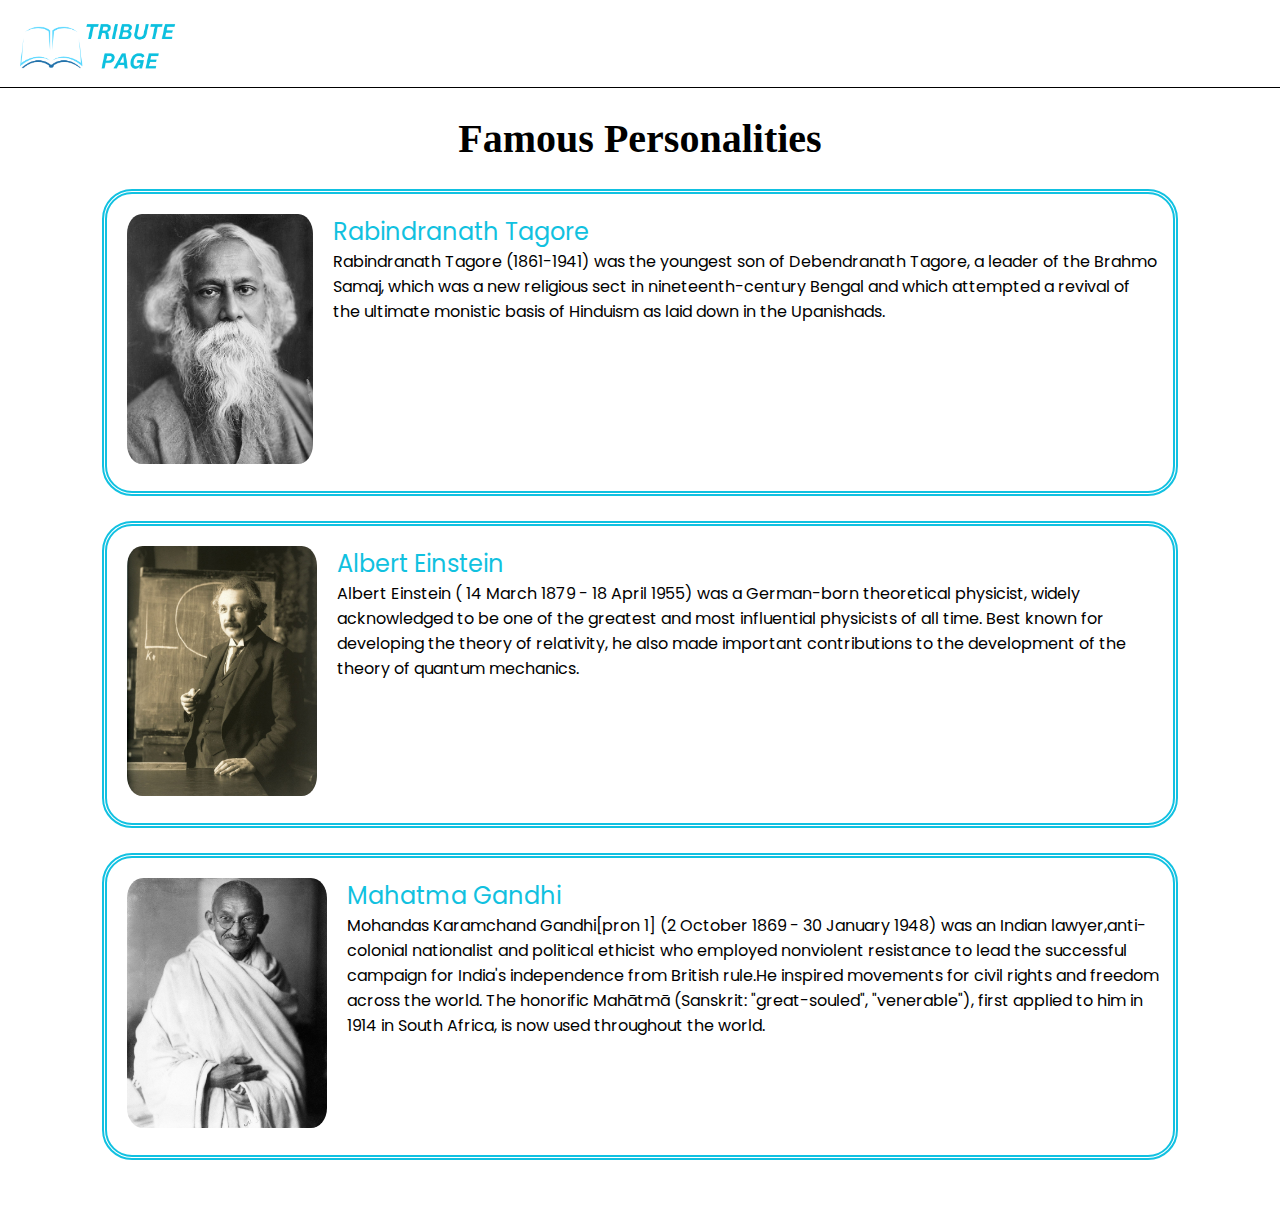
<file: index.html>
<!DOCTYPE html>
<html lang="en">

<head>
    <meta charset="UTF-8">
    <meta http-equiv="X-UA-Compatible" content="IE=edge">
    <meta name="viewport" content="width=device-width, initial-scale=1.0">
    <title>Tribute Page</title>
    <link rel="stylesheet" href="style.css">
</head>

<body>
    <header>
        <img src="Assets/TRIBUTE PAGE.png" alt="Tribute Page" id="logo"><br>
    </header>
    <center>
        <h1 style="font-family:'Times New Roman', Times, serif; font-size:40px;">Famous Personalities</h1>
    </center>
    <div id="field">
        <fieldset>
            <div class="image">
                <a href="/rabindranath_tagore.html"><img src="/Assets/Rabindranath_Tagore.jpg" alt="Rabindranath Tagore"
                        height="250px" style="border-radius: 8%;"></a>
            </div>
            <div class="name">
                <a href="/rabindranath_tagore.html" style="font-size:x-large;">Rabindranath Tagore</a></div>
                <div class="para">Rabindranath Tagore (1861-1941) was the youngest son of Debendranath Tagore, a leader
                    of the Brahmo Samaj, which was a new religious sect in nineteenth-century Bengal and which attempted a
                    revival of the ultimate monistic basis of Hinduism as laid down in the Upanishads.</div>
        </fieldset>
        <br>
        <fieldset>
            <div class="image">
                <a href="/albert_einstein.html"><img src="/Assets/Albert_Einstein.jpg" alt="Albert Einstein"
                        height="250px" style="border-radius: 8%;"></a>
            </div>
            <div class="name">
                <a href="/albert_einstein.html" style="font-size: x-large;">Albert Einstein</a></div>
                <div class="para">Albert Einstein ( 14 March 1879 - 18 April 1955) was a German-born theoretical
                    physicist,
                    widely acknowledged to be one of the greatest and most influential physicists of all time. Best
                    known
                    for developing the theory of relativity, he also made important contributions to the development of
                    the
                    theory of quantum mechanics.</div>
        </fieldset>
        <br>
        <fieldset>
            <div class="image">
                <a href="/mahatma_gandhi.html"><img src="/Assets/Mahatma-Gandhi.jpg" alt="Mahatma Gandhi" height="250px"
                        style="border-radius: 8%;"></a>
            </div>
            <div class="name">
                <a href="/mahatma_gandhi.html" style="font-size: x-large;">Mahatma Gandhi</a></div>
                <div class="para">Mohandas Karamchand Gandhi[pron 1] (2 October 1869 - 30 January 1948) was an Indian
                    lawyer,anti-colonial nationalist and political ethicist who employed nonviolent resistance to lead
                    the successful campaign for India's independence from British rule.He inspired movements for civil
                    rights and freedom across the world. The honorific Mahātmā (Sanskrit: "great-souled", "venerable"),
                    first applied to him in 1914 in South Africa, is now used throughout the world.</div>
        </fieldset>
    </div>
</body>

</html>
</file>
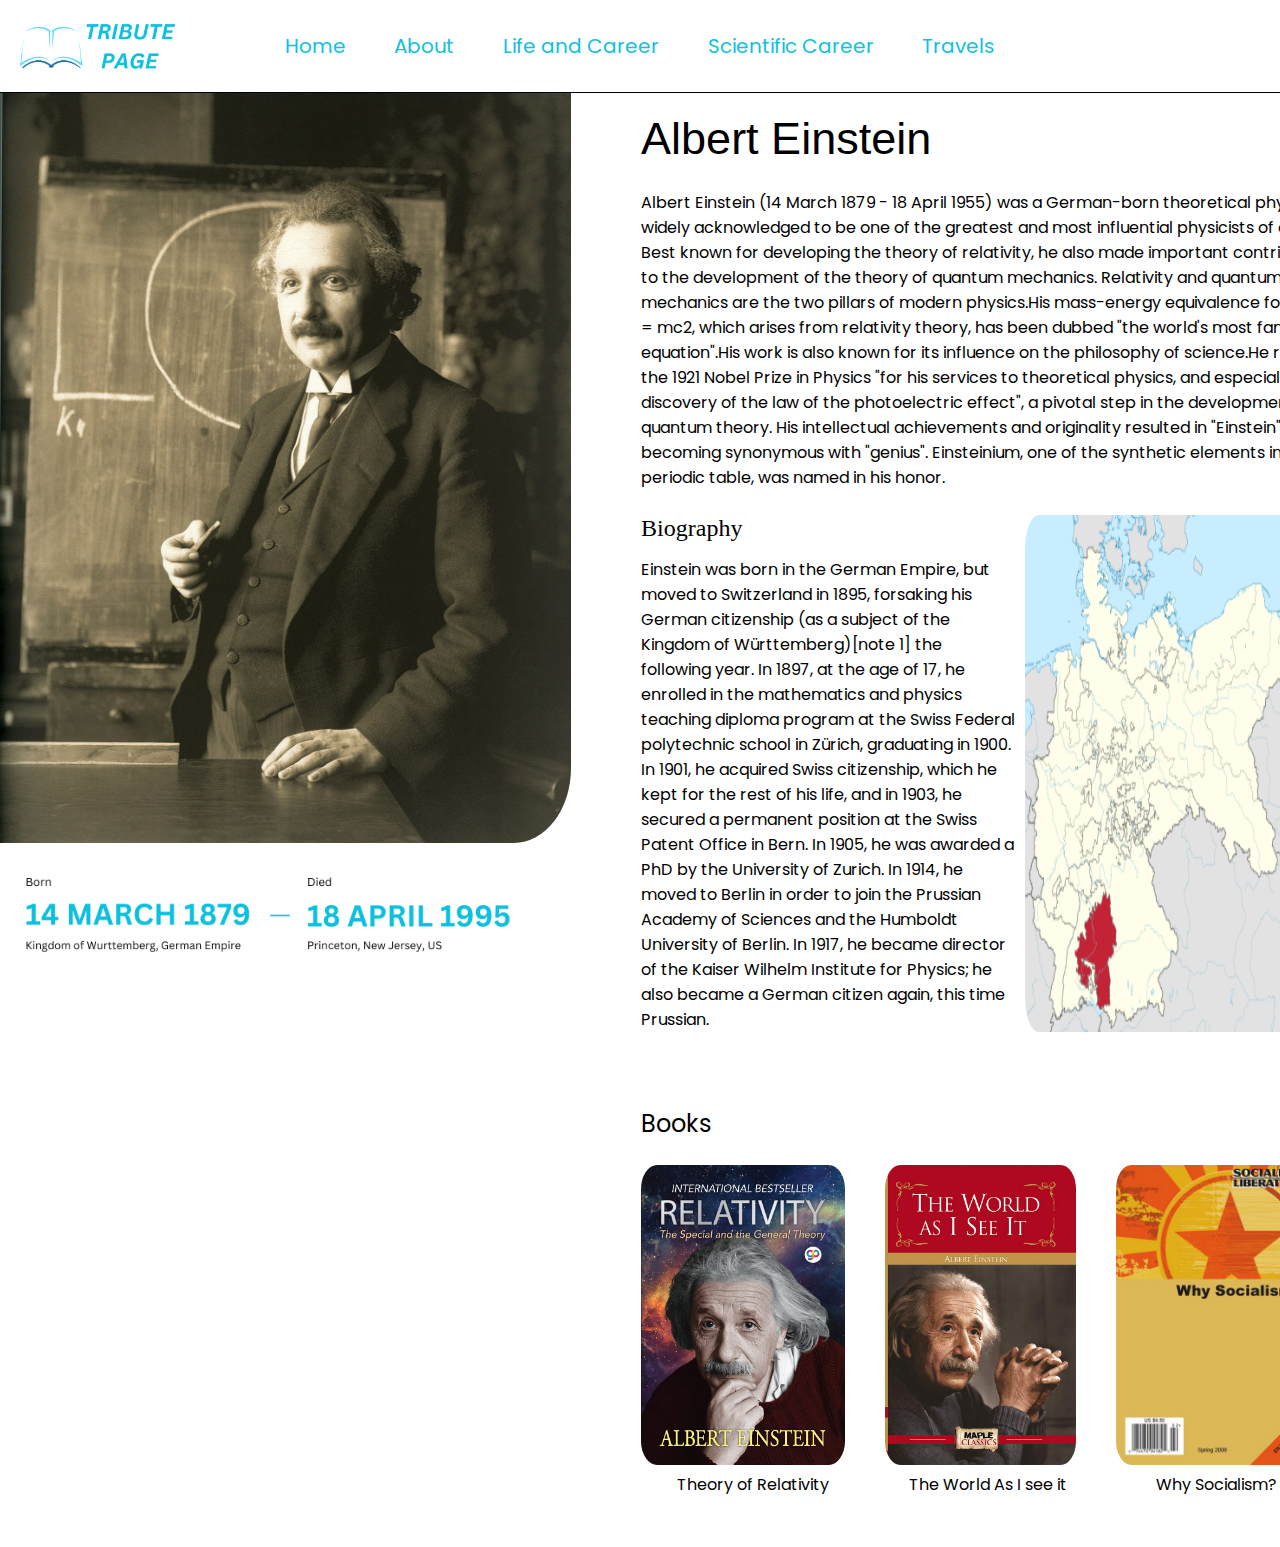
<file: albert_einstein.html>
<!DOCTYPE html>
<html lang="en">

<head>
    <meta charset="UTF-8">
    <meta http-equiv="X-UA-Compatible" content="IE=edge">
    <meta name="viewport" content="width=device-width, initial-scale=1.0">
    <link rel="stylesheet" href="style.css">
    <title>Tribute Page</title>
</head>

<body>
    <header>
        <img src="Assets/TRIBUTE PAGE.png" alt="Tribute Page" id="logo">
        <div class="logo"></div>
        <div class="nav"><a href="/index.html">Home</a></div>
        <div class="nav"><a href="/albert_einstein.html">About</a></div>
        <div class="nav"><a href="/life_and_events_albert.html">Life and Career</a></div>
        <div class="nav"><a href="/works_albert.html">Scientific Career</a></div>
        <div class="nav"><a href="/travels_albert.html">Travels</a></div>
    </header>
    <div id="content">
        <div><img src="/Assets/Albert_Einstein.jpg" alt="Albert Einstein" id="photograph">
            <img src="/Assets/Born_Albert.png" alt="Birth and Death" id="birth">
        </div>
        <div id="info">
            <div id="heading">Albert Einstein</div>
            Albert Einstein (14 March 1879 - 18 April 1955) was a German-born theoretical physicist, widely acknowledged
            to be one of the greatest and most influential physicists of all time. Best known for developing the theory
            of relativity, he also made important contributions to the development of the theory of quantum mechanics.
            Relativity and quantum mechanics are the two pillars of modern physics.His mass-energy equivalence formula E
            = mc2, which arises from relativity theory, has been dubbed "the world's most famous equation".His work is
            also known for its influence on the philosophy of science.He received the 1921 Nobel Prize in Physics "for
            his services to theoretical physics, and especially for his discovery of the law of the photoelectric
            effect", a pivotal step in the development of quantum theory. His intellectual achievements and originality
            resulted in "Einstein" becoming synonymous with "genius". Einsteinium, one of the synthetic elements in the
            periodic table, was named in his honor.
            <br><br>
            <div id="bio_whole">
                <div id="biography">
                    <div id="bio">Biography</div>Einstein was born in the German Empire, but moved to Switzerland in
                    1895, forsaking his German citizenship (as a subject of the Kingdom of Württemberg)[note 1] the
                    following year. In 1897, at the age of 17, he enrolled in the mathematics and physics teaching
                    diploma program at the Swiss Federal polytechnic school in Zürich, graduating in 1900. In 1901, he
                    acquired Swiss citizenship, which he kept for the rest of his life, and in 1903, he secured a
                    permanent position at the Swiss Patent Office in Bern. In 1905, he was awarded a PhD by the
                    University of Zurich. In 1914, he moved to Berlin in order to join the Prussian Academy of Sciences
                    and the Humboldt University of Berlin. In 1917, he became director of the Kaiser Wilhelm Institute
                    for Physics; he also became a German citizen again, this time Prussian.
                </div>
                <img src="/Assets/Wuttemberg.png" alt="Kingdom of Wuttemberg" class="Albert">
            </div>
            <br><br>
            <p style="font-size: x-large;">Books</p>
            <div id="books">
                <div class="block">
                    <a href="https://en.wikipedia.org/wiki/Theory_of_relativity" target="_blank"><img
                            src="/Assets/Theory_of_relativity.jpg" alt="Theory of Relativity"
                            class="book_photos"></a><br>
                    &nbsp;&nbsp;&nbsp;&nbsp;&nbsp;&nbsp;&nbsp;&nbsp;&nbsp;Theory of Relativity
                </div>
                <div class="block">
                    <a href="https://en.wikipedia.org/wiki/The_World_as_I_See_It_(book)" target="_blank"><img
                            src="/Assets/The World as I see it.jpg" alt="The World as I see it"
                            class="book_photos"></a><br>
                    &nbsp;&nbsp;&nbsp;&nbsp;&nbsp;&nbsp;The World As I see it
                </div>
                <div class="block">
                    <a href="https://en.wikipedia.org/wiki/Why_Socialism%3F" target="_blank"><img
                            src="/Assets/Why Socialism.jpg" alt="Why Socialism?" class="book_photos"></a><br>
                    &nbsp;&nbsp;&nbsp;&nbsp;&nbsp;&nbsp;&nbsp;&nbsp;&nbsp;&nbsp;Why Socialism?
                </div>
            </div>
        </div>
    </div>
</body>

</html>
</file>
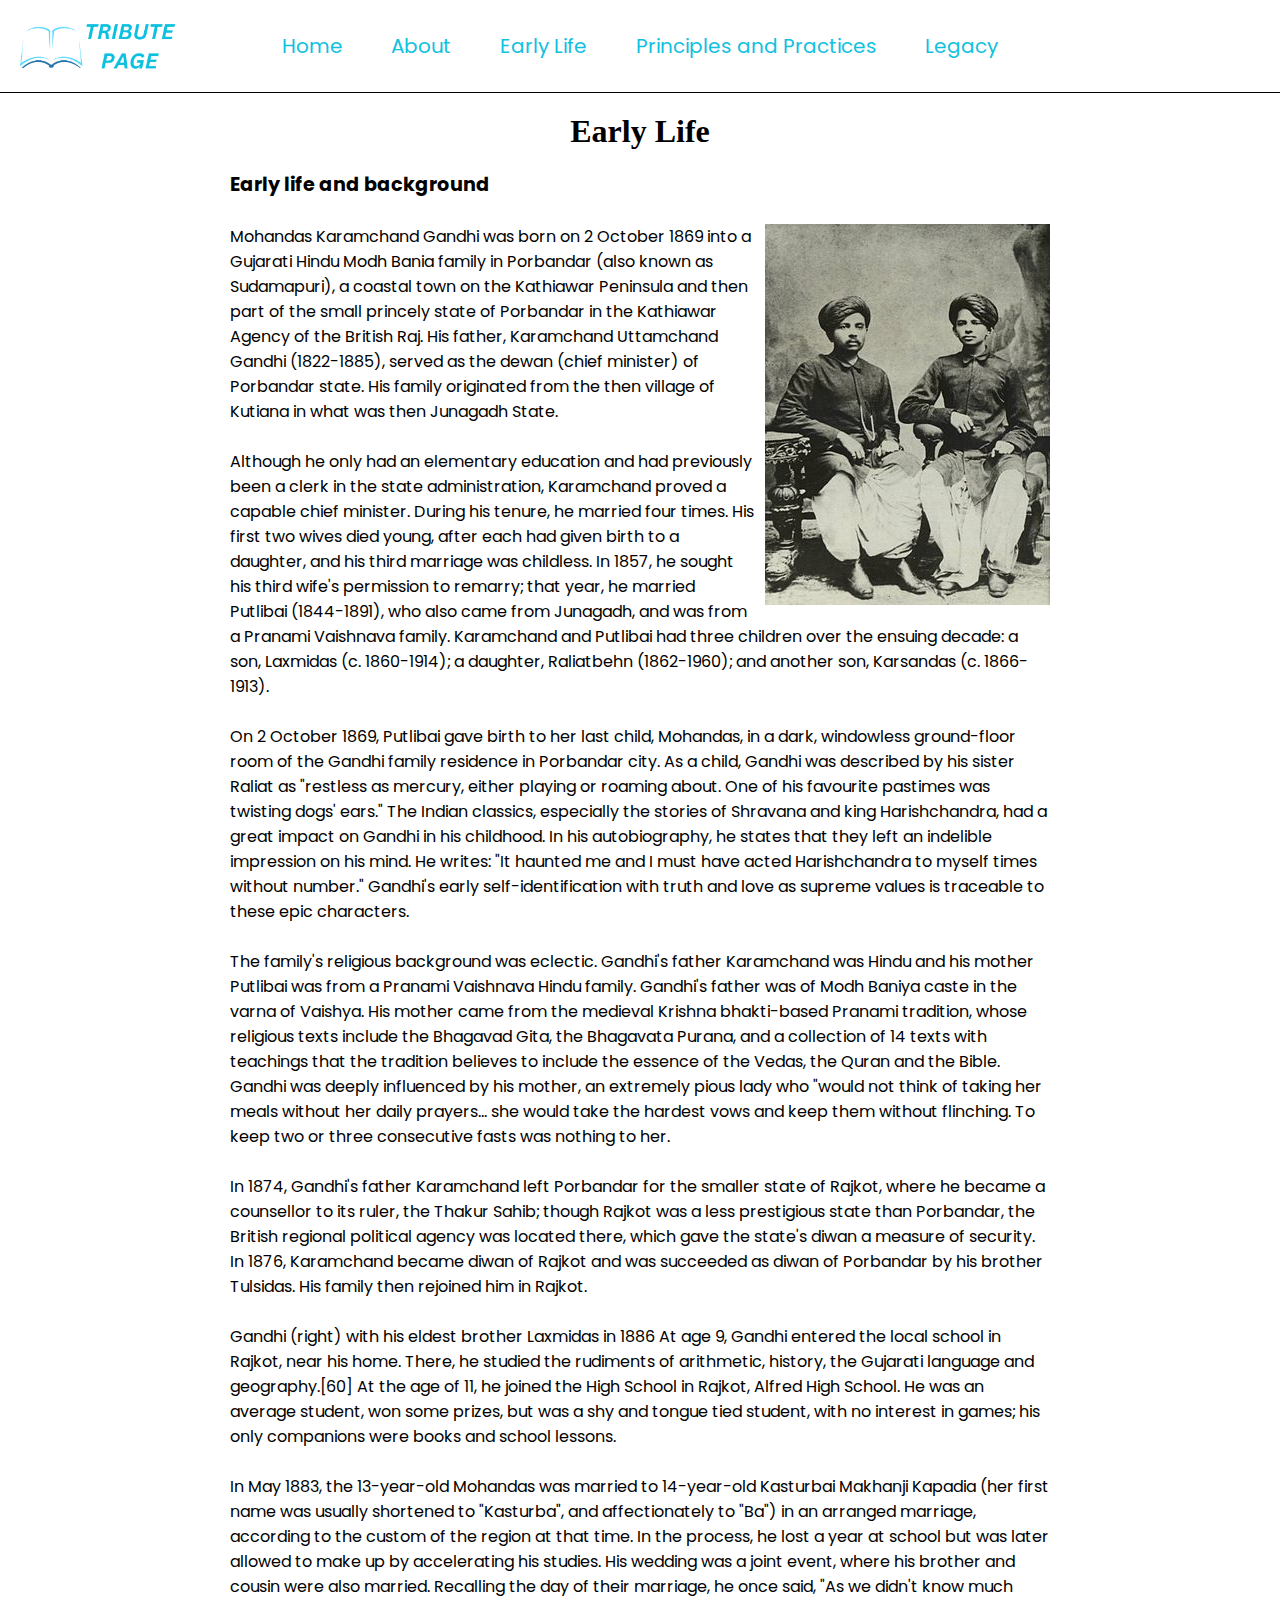
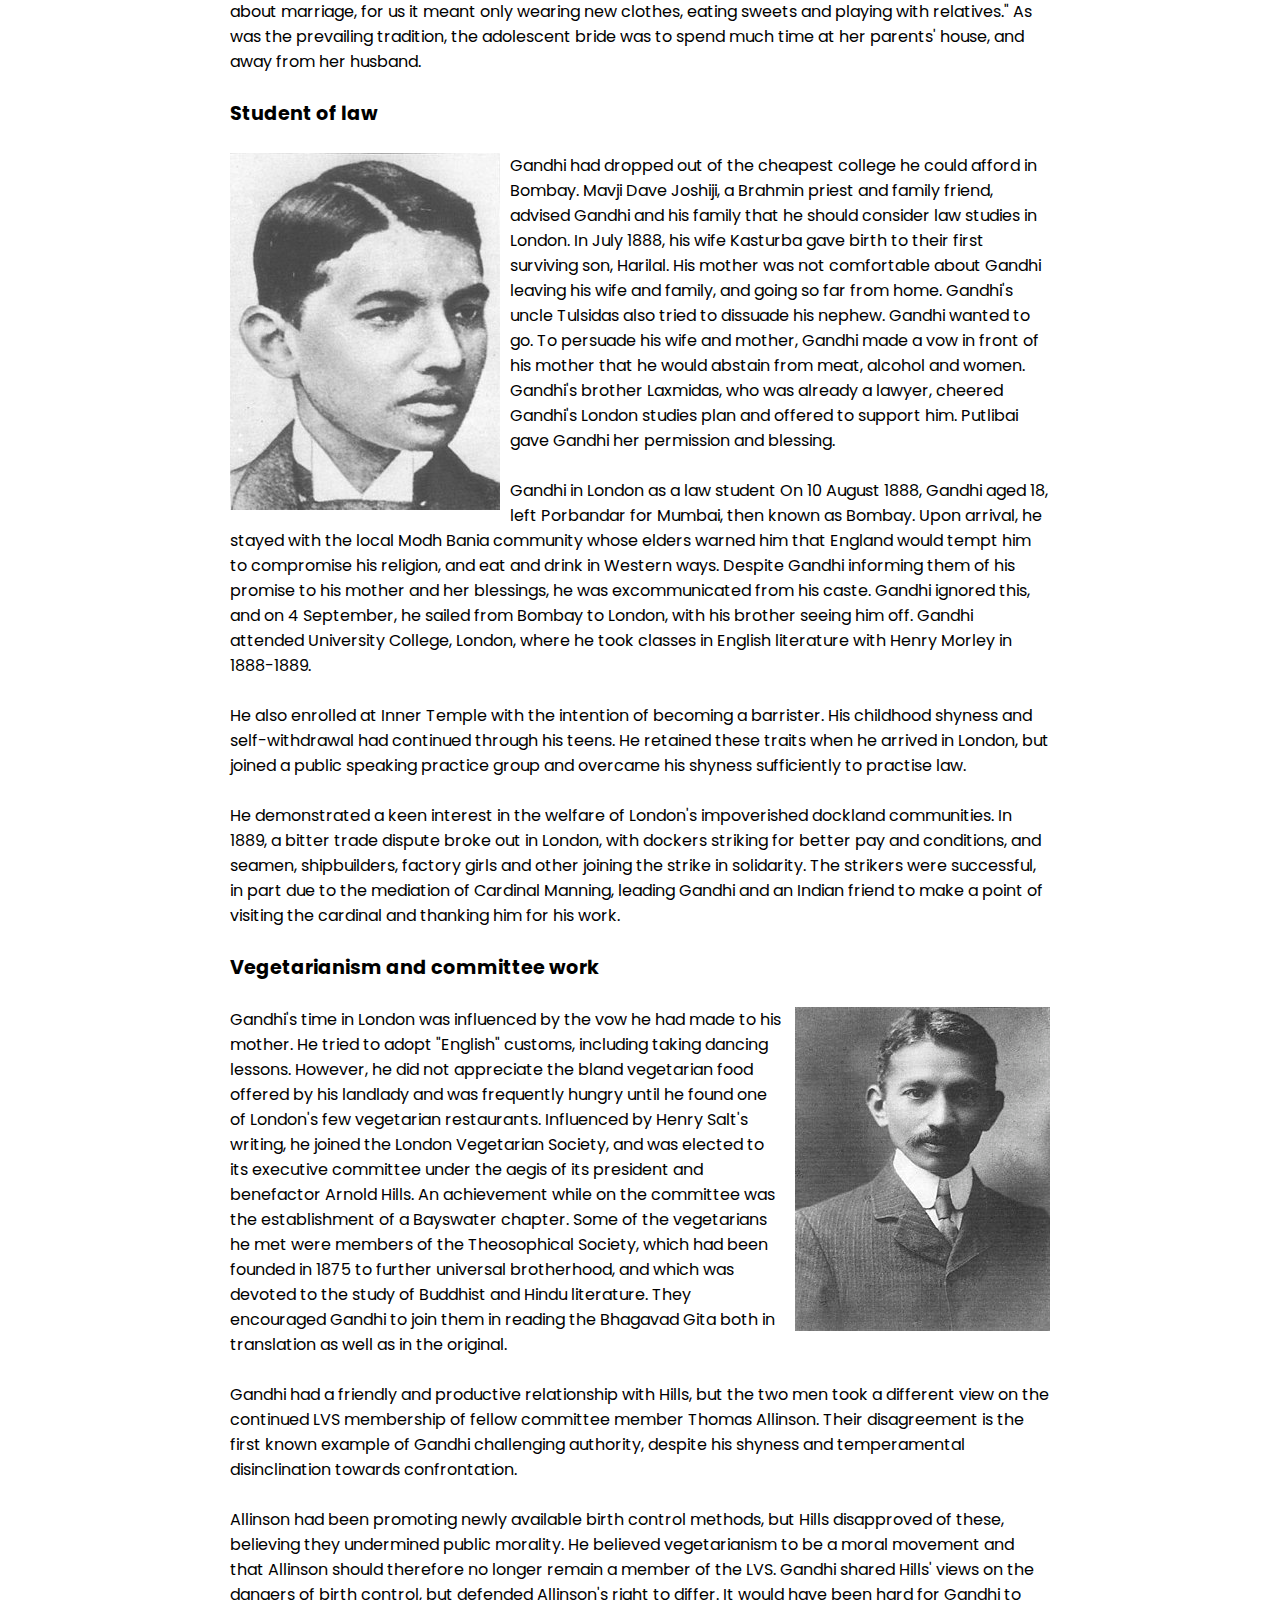
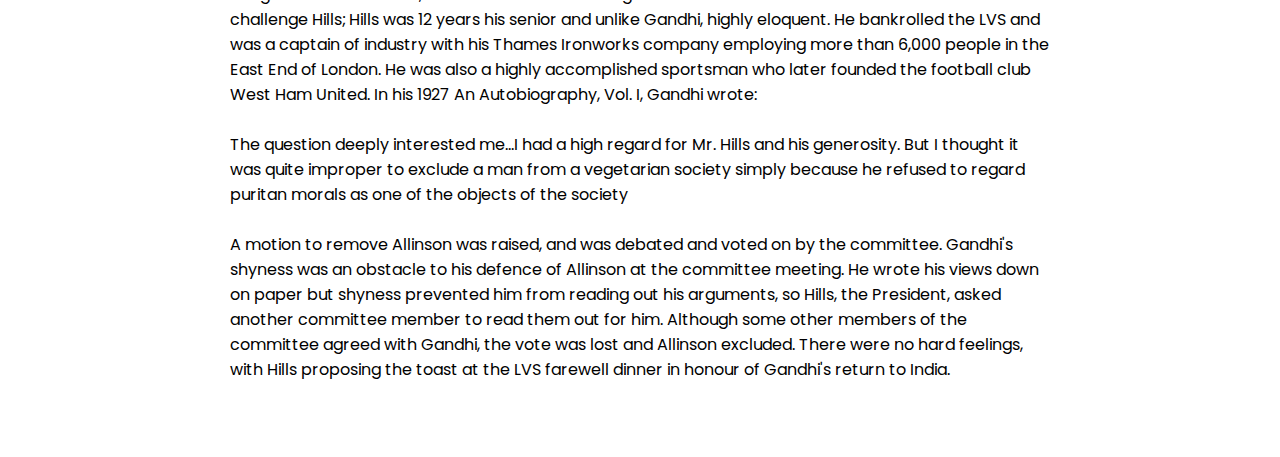
<file: early_life.html>
<!DOCTYPE html>
<html lang="en">

<head>
    <meta charset="UTF-8">
    <meta http-equiv="X-UA-Compatible" content="IE=edge">
    <meta name="viewport" content="width=device-width, initial-scale=1.0">
    <link rel="stylesheet" href="style.css">
    <title>Tribute Page</title>
</head>

<body>
    <header>
        <img src="Assets/TRIBUTE PAGE.png" alt="Tribute Page" id="logo">
        <div class="logo"></div>
        <div class="nav"><a href="/index.html">Home</a></div>
        <div class="nav"><a href="/mahatma_gandhi.html">About</a></div>
        <div class="nav"><a href="/early_life.html">Early Life</a></div>
        <div class="nav"><a href="/principles_and_practices.html">Principles and Practices</a></div>
        <div class="nav"><a href="/legacy.html">Legacy</a></div>
    </header>
    <div class="sub_heading">Early Life
</body>
</div>
<div class="sub_content"><b style="font-size:larger">Early life and background</b><br><br>
    <img src="/Assets/Gandhi_1.jpg" alt="Mahatma Gandhi" class="sub_images_right">
    Mohandas Karamchand Gandhi was born on 2 October 1869 into a Gujarati Hindu Modh Bania family in Porbandar (also
    known as Sudamapuri), a coastal town on the Kathiawar Peninsula and then part of the small princely state of
    Porbandar in the Kathiawar Agency of the British Raj. His father, Karamchand Uttamchand Gandhi (1822-1885), served
    as the dewan (chief minister) of Porbandar state. His family originated from the then village of Kutiana in what was
    then Junagadh State. <br><br>

    Although he only had an elementary education and had previously been a clerk in the state administration, Karamchand
    proved a capable chief minister. During his tenure, he married four times. His first two wives died young, after
    each had given birth to a daughter, and his third marriage was childless. In 1857, he sought his third wife's
    permission to remarry; that year, he married Putlibai (1844-1891), who also came from Junagadh, and was from a
    Pranami Vaishnava family. Karamchand and Putlibai had three children over the ensuing decade: a son, Laxmidas (c.
    1860-1914); a daughter, Raliatbehn (1862-1960); and another son, Karsandas (c. 1866-1913). <br>
    <br>

    On 2 October 1869, Putlibai gave birth to her last child, Mohandas, in a dark, windowless ground-floor room of the
    Gandhi family residence in Porbandar city. As a child, Gandhi was described by his sister Raliat as "restless as
    mercury, either playing or roaming about. One of his favourite pastimes was twisting dogs' ears." The Indian
    classics, especially the stories of Shravana and king Harishchandra, had a great impact on Gandhi in his childhood.
    In his autobiography, he states that they left an indelible impression on his mind. He writes: "It haunted me and I
    must have acted Harishchandra to myself times without number." Gandhi's early self-identification with truth and
    love as supreme values is traceable to these epic characters. <br><br>

    The family's religious background was eclectic. Gandhi's father Karamchand was Hindu and his mother Putlibai was
    from a Pranami Vaishnava Hindu family. Gandhi's father was of Modh Baniya caste in the varna of Vaishya. His mother
    came from the medieval Krishna bhakti-based Pranami tradition, whose religious texts include the Bhagavad Gita, the
    Bhagavata Purana, and a collection of 14 texts with teachings that the tradition believes to include the essence of
    the Vedas, the Quran and the Bible. Gandhi was deeply influenced by his mother, an extremely pious lady who "would
    not think of taking her meals without her daily prayers... she would take the hardest vows and keep them without
    flinching. To keep two or three consecutive fasts was nothing to her. <br><br>

    In 1874, Gandhi's father Karamchand left Porbandar for the smaller state of Rajkot, where he became a counsellor to
    its ruler, the Thakur Sahib; though Rajkot was a less prestigious state than Porbandar, the British regional
    political agency was located there, which gave the state's diwan a measure of security. In 1876, Karamchand became
    diwan of Rajkot and was succeeded as diwan of Porbandar by his brother Tulsidas. His family then rejoined him in
    Rajkot. <br><br>


    Gandhi (right) with his eldest brother Laxmidas in 1886
    At age 9, Gandhi entered the local school in Rajkot, near his home. There, he studied the rudiments of arithmetic,
    history, the Gujarati language and geography.[60] At the age of 11, he joined the High School in Rajkot, Alfred High
    School. He was an average student, won some prizes, but was a shy and tongue tied student, with no interest in
    games; his only companions were books and school lessons. <br><br>

    In May 1883, the 13-year-old Mohandas was married to 14-year-old Kasturbai Makhanji Kapadia (her first name was
    usually shortened to "Kasturba", and affectionately to "Ba") in an arranged marriage, according to the custom of the
    region at that time. In the process, he lost a year at school but was later allowed to make up by accelerating his
    studies. His wedding was a joint event, where his brother and cousin were also married. Recalling the day of their
    marriage, he once said, "As we didn't know much about marriage, for us it meant only wearing new clothes, eating
    sweets and playing with relatives." As was the prevailing tradition, the adolescent bride was to spend much time at
    her parents' house, and away from her husband. <br><br>

    <b style="font-size:larger">Student of law
    </b><br><br>
    <img src="/Assets/Gandhi_2.jpg" alt="Mahatma Gandhi" class="sub_images_left">
    Gandhi had dropped out of the cheapest college he could afford in Bombay. Mavji Dave Joshiji, a Brahmin priest and
    family friend, advised Gandhi and his family that he should consider law studies in London. In July 1888, his wife
    Kasturba gave birth to their first surviving son, Harilal. His mother was not comfortable about Gandhi leaving his
    wife and family, and going so far from home. Gandhi's uncle Tulsidas also tried to dissuade his nephew. Gandhi
    wanted to go. To persuade his wife and mother, Gandhi made a vow in front of his mother that he would abstain from
    meat, alcohol and women. Gandhi's brother Laxmidas, who was already a lawyer, cheered Gandhi's London studies plan
    and offered to support him. Putlibai gave Gandhi her permission and blessing. <br><br>


    Gandhi in London as a law student
    On 10 August 1888, Gandhi aged 18, left Porbandar for Mumbai, then known as Bombay. Upon arrival, he stayed with the
    local Modh Bania community whose elders warned him that England would tempt him to compromise his religion, and eat
    and drink in Western ways. Despite Gandhi informing them of his promise to his mother and her blessings, he was
    excommunicated from his caste. Gandhi ignored this, and on 4 September, he sailed from Bombay to London, with his
    brother seeing him off. Gandhi attended University College, London, where he took classes in English literature with
    Henry Morley in 1888-1889. <br><br>

    He also enrolled at Inner Temple with the intention of becoming a barrister. His childhood shyness and
    self-withdrawal had continued through his teens. He retained these traits when he arrived in London, but joined a
    public speaking practice group and overcame his shyness sufficiently to practise law. <br><br>

    He demonstrated a keen interest in the welfare of London's impoverished dockland communities. In 1889, a bitter
    trade dispute broke out in London, with dockers striking for better pay and conditions, and seamen, shipbuilders,
    factory girls and other joining the strike in solidarity. The strikers were successful, in part due to the mediation
    of Cardinal Manning, leading Gandhi and an Indian friend to make a point of visiting the cardinal and thanking him
    for his work. <br><br>

    <b style="font-size:larger"> Vegetarianism and committee work

    </b><br><br>
    <img src="/Assets/Gandhi_3.jpg" alt="Mahatma Gandhi" class="sub_images_right">
    Gandhi's time in London was influenced by the vow he had made to his mother. He tried to adopt "English" customs,
    including taking dancing lessons. However, he did not appreciate the bland vegetarian food offered by his landlady
    and was frequently hungry until he found one of London's few vegetarian restaurants. Influenced by Henry Salt's
    writing, he joined the London Vegetarian Society, and was elected to its executive committee under the aegis of its
    president and benefactor Arnold Hills. An achievement while on the committee was the establishment of a Bayswater
    chapter. Some of the vegetarians he met were members of the Theosophical Society, which had been founded in 1875 to
    further universal brotherhood, and which was devoted to the study of Buddhist and Hindu literature. They encouraged
    Gandhi to join them in reading the Bhagavad Gita both in translation as well as in the original. <br><br>

    Gandhi had a friendly and productive relationship with Hills, but the two men took a different view on the continued
    LVS membership of fellow committee member Thomas Allinson. Their disagreement is the first known example of Gandhi
    challenging authority, despite his shyness and temperamental disinclination towards confrontation. <br><br>

    Allinson had been promoting newly available birth control methods, but Hills disapproved of these, believing they
    undermined public morality. He believed vegetarianism to be a moral movement and that Allinson should therefore no
    longer remain a member of the LVS. Gandhi shared Hills' views on the dangers of birth control, but defended
    Allinson's right to differ. It would have been hard for Gandhi to challenge Hills; Hills was 12 years his senior and
    unlike Gandhi, highly eloquent. He bankrolled the LVS and was a captain of industry with his Thames Ironworks
    company employing more than 6,000 people in the East End of London. He was also a highly accomplished sportsman who
    later founded the football club West Ham United. In his 1927 An Autobiography, Vol. I, Gandhi wrote: <br><br>

    The question deeply interested me...I had a high regard for Mr. Hills and his generosity. But I thought it was quite
    improper to exclude a man from a vegetarian society simply because he refused to regard puritan morals as one of the
    objects of the society <br><br>

    A motion to remove Allinson was raised, and was debated and voted on by the committee. Gandhi's shyness was an
    obstacle to his defence of Allinson at the committee meeting. He wrote his views down on paper but shyness prevented
    him from reading out his arguments, so Hills, the President, asked another committee member to read them out for
    him. Although some other members of the committee agreed with Gandhi, the vote was lost and Allinson excluded. There
    were no hard feelings, with Hills proposing the toast at the LVS farewell dinner in honour of Gandhi's return to
    India. <br><br>
</div>

</body>

</html>
</file>
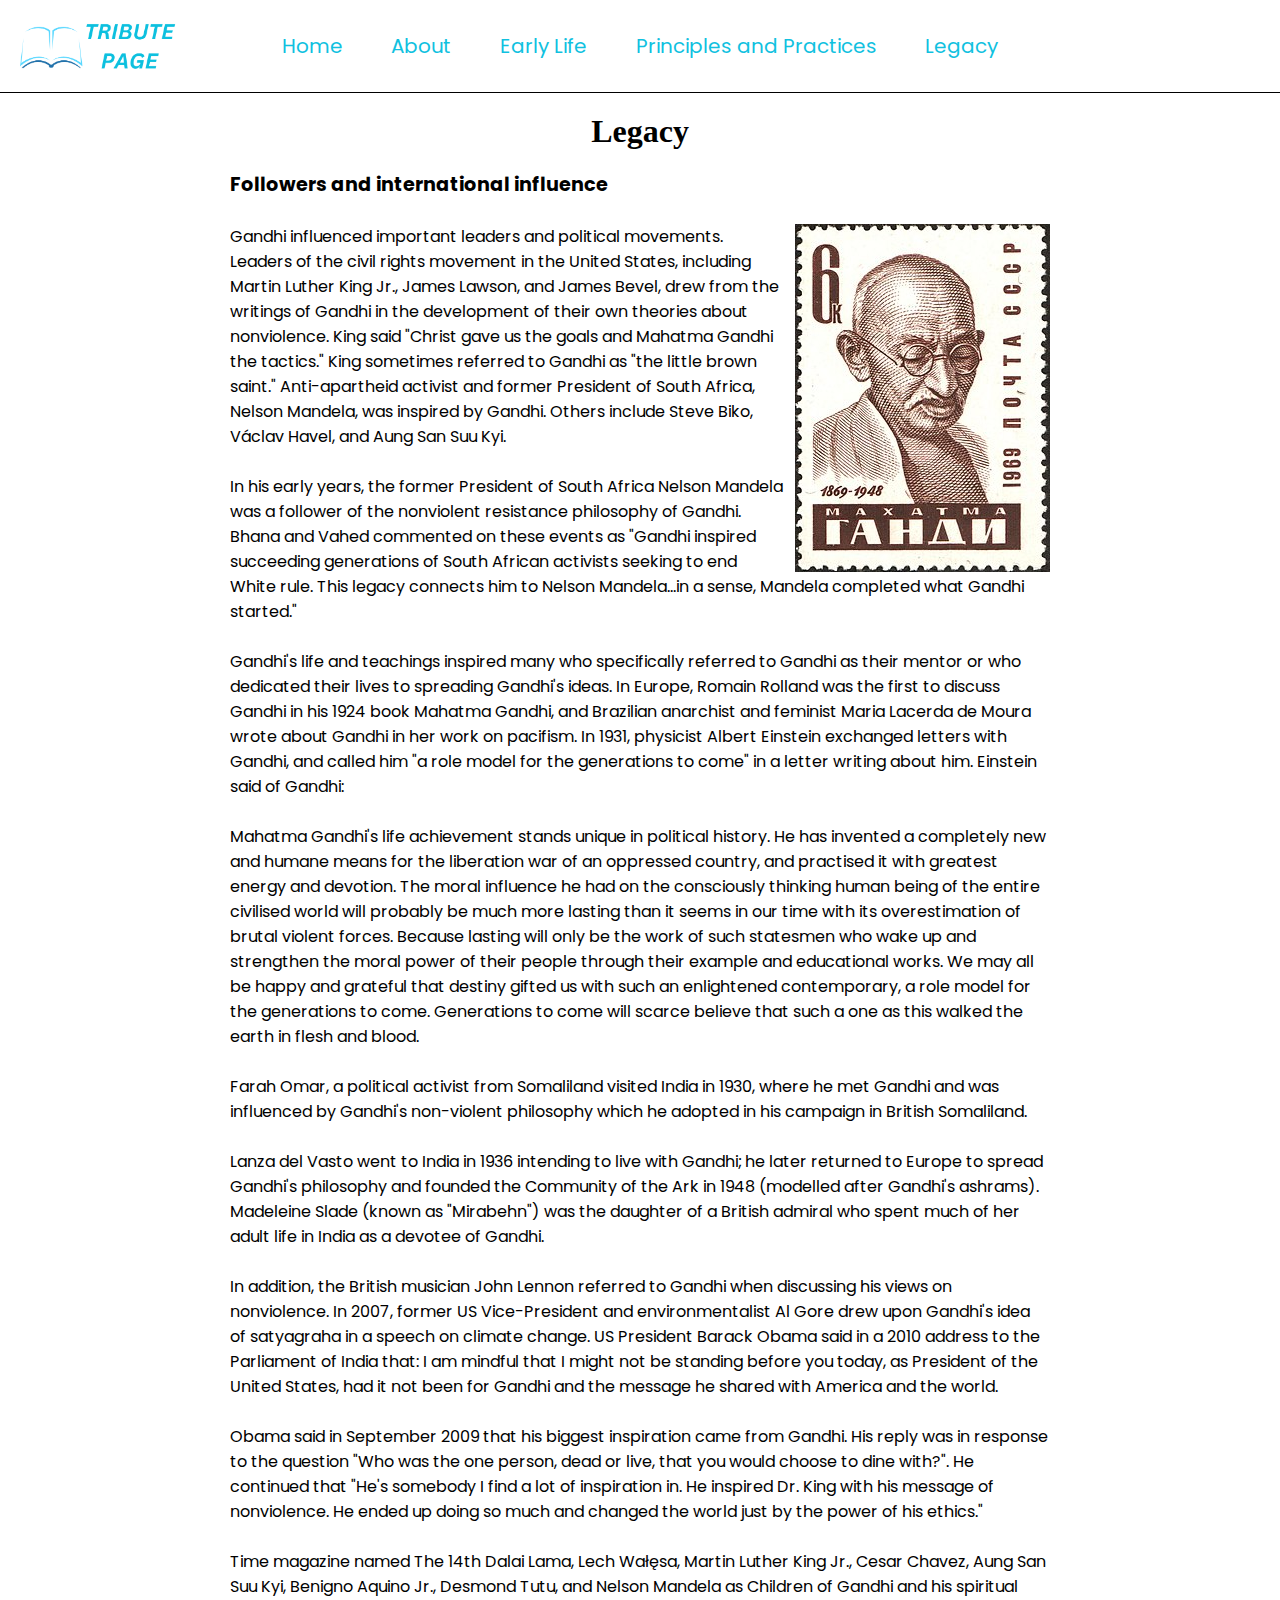
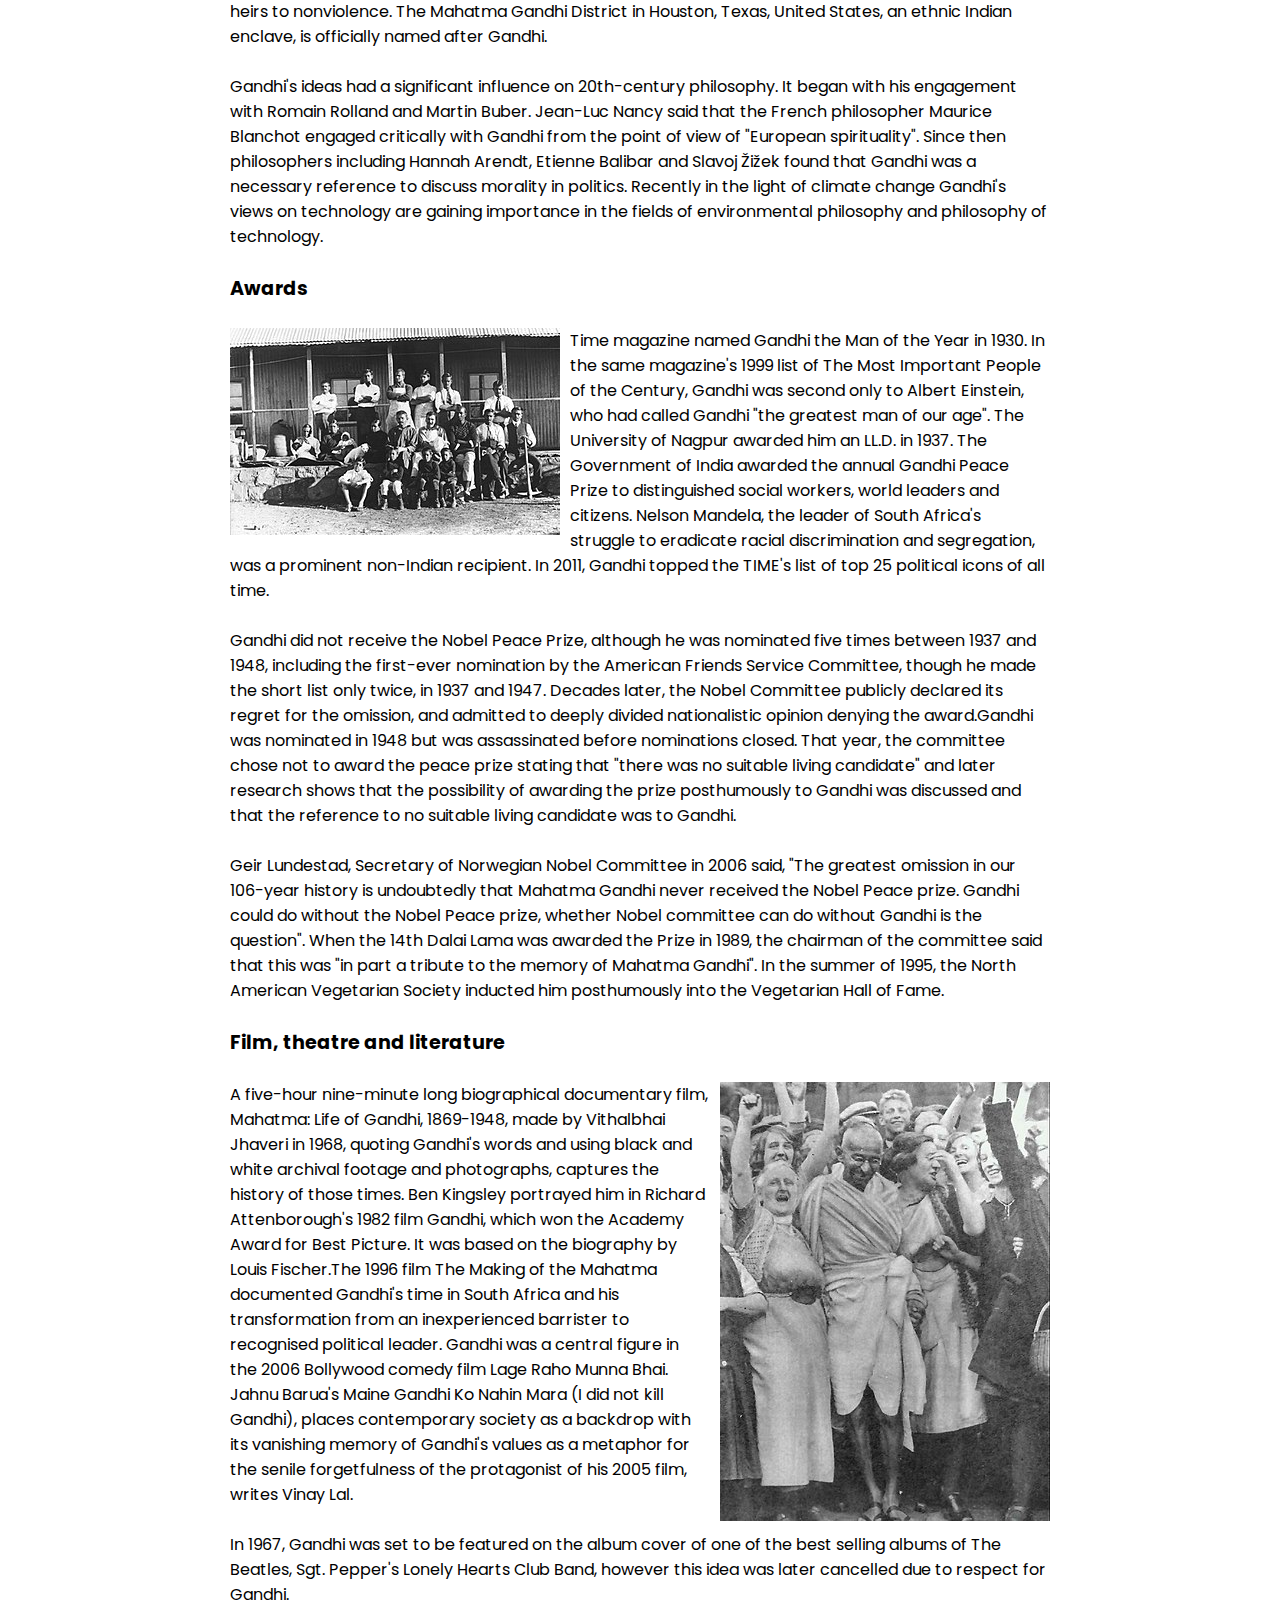
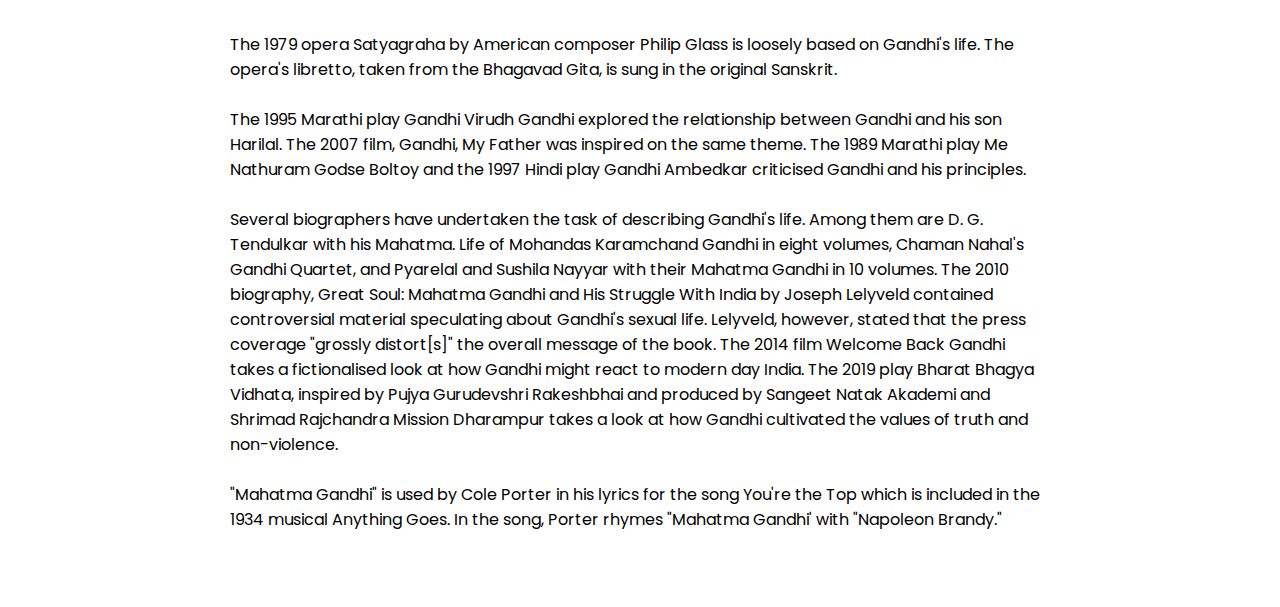
<file: legacy.html>
<!DOCTYPE html>
<html lang="en">

<head>
    <meta charset="UTF-8">
    <meta http-equiv="X-UA-Compatible" content="IE=edge">
    <meta name="viewport" content="width=device-width, initial-scale=1.0">
    <link rel="stylesheet" href="style.css">
    <title>Tribute Page</title>
</head>

<body>
    <header>
        <img src="Assets/TRIBUTE PAGE.png" alt="Tribute Page" id="logo">
        <div class="logo"></div>
        <div class="nav"><a href="/index.html">Home</a></div>
        <div class="nav"><a href="/mahatma_gandhi.html">About</a></div>
        <div class="nav"><a href="/early_life.html">Early Life</a></div>
        <div class="nav"><a href="/principles_and_practices.html">Principles and Practices</a></div>
        <div class="nav"><a href="/legacy.html">Legacy</a></div>
    </header>
    <div class="sub_heading">Legacy
</body>
</div>
<div class="sub_content"><b style="font-size:larger">Followers and international influence</b><br><br>
    <img src="/Assets/Legacy_1.jpg" alt="Mahatma Gandhi" class="sub_images_right">
    Gandhi influenced important leaders and political movements. Leaders of the civil rights movement in the United
    States, including Martin Luther King Jr., James Lawson, and James Bevel, drew from the writings of Gandhi in the
    development of their own theories about nonviolence. King said "Christ gave us the goals and Mahatma Gandhi the
    tactics." King sometimes referred to Gandhi as "the little brown saint." Anti-apartheid activist and former
    President of South Africa, Nelson Mandela, was inspired by Gandhi. Others include Steve Biko, Václav Havel, and Aung
    San Suu Kyi. <br><br>

    In his early years, the former President of South Africa Nelson Mandela was a follower of the nonviolent resistance
    philosophy of Gandhi. Bhana and Vahed commented on these events as "Gandhi inspired succeeding generations of South
    African activists seeking to end White rule. This legacy connects him to Nelson Mandela...in a sense, Mandela
    completed what Gandhi started." <br><br>

    Gandhi's life and teachings inspired many who specifically referred to Gandhi as their mentor or who dedicated their
    lives to spreading Gandhi's ideas. In Europe, Romain Rolland was the first to discuss Gandhi in his 1924 book
    Mahatma Gandhi, and Brazilian anarchist and feminist Maria Lacerda de Moura wrote about Gandhi in her work on
    pacifism. In 1931, physicist Albert Einstein exchanged letters with Gandhi, and called him "a role model for the
    generations to come" in a letter writing about him. Einstein said of Gandhi: <br><br>

    Mahatma Gandhi's life achievement stands unique in political history. He has invented a completely new and humane
    means for the liberation war of an oppressed country, and practised it with greatest energy and devotion. The moral
    influence he had on the consciously thinking human being of the entire civilised world will probably be much more
    lasting than it seems in our time with its overestimation of brutal violent forces. Because lasting will only be the
    work of such statesmen who wake up and strengthen the moral power of their people through their example and
    educational works. We may all be happy and grateful that destiny gifted us with such an enlightened contemporary, a
    role model for the generations to come. Generations to come will scarce believe that such a one as this walked the
    earth in flesh and blood. <br><br>

    Farah Omar, a political activist from Somaliland visited India in 1930, where he met Gandhi and was influenced by
    Gandhi's non-violent philosophy which he adopted in his campaign in British Somaliland. <br><br>

    Lanza del Vasto went to India in 1936 intending to live with Gandhi; he later returned to Europe to spread Gandhi's
    philosophy and founded the Community of the Ark in 1948 (modelled after Gandhi's ashrams). Madeleine Slade (known as
    "Mirabehn") was the daughter of a British admiral who spent much of her adult life in India as a devotee of Gandhi.
    <br><br>

    In addition, the British musician John Lennon referred to Gandhi when discussing his views on nonviolence. In 2007,
    former US Vice-President and environmentalist Al Gore drew upon Gandhi's idea of satyagraha in a speech on climate
    change.

    US President Barack Obama said in a 2010 address to the Parliament of India that:

    I am mindful that I might not be standing before you today, as President of the United States, had it not been for
    Gandhi and the message he shared with America and the world. <br><br>

    Obama said in September 2009 that his biggest inspiration came from Gandhi. His reply was in response to the
    question "Who was the one person, dead or live, that you would choose to dine with?". He continued that "He's
    somebody I find a lot of inspiration in. He inspired Dr. King with his message of nonviolence. He ended up doing so
    much and changed the world just by the power of his ethics." <br><br>

    Time magazine named The 14th Dalai Lama, Lech Wałęsa, Martin Luther King Jr., Cesar Chavez, Aung San Suu Kyi,
    Benigno Aquino Jr., Desmond Tutu, and Nelson Mandela as Children of Gandhi and his spiritual heirs to nonviolence.
    The Mahatma Gandhi District in Houston, Texas, United States, an ethnic Indian enclave, is officially named after
    Gandhi. <br><br>

    Gandhi's ideas had a significant influence on 20th-century philosophy. It began with his engagement with Romain
    Rolland and Martin Buber. Jean-Luc Nancy said that the French philosopher Maurice Blanchot engaged critically with
    Gandhi from the point of view of "European spirituality". Since then philosophers including Hannah Arendt, Etienne
    Balibar and Slavoj Žižek found that Gandhi was a necessary reference to discuss morality in politics. Recently in
    the light of climate change Gandhi's views on technology are gaining importance in the fields of environmental
    philosophy and philosophy of technology.<br><br>

    <b style="font-size:larger">Awards
    </b><br><br>
    <img src="/Assets/principles_2.jpg" alt="Mahatma Gandhi" class="sub_images_left">
    Time magazine named Gandhi the Man of the Year in 1930. In the same magazine's 1999 list of The Most Important
    People of the Century, Gandhi was second only to Albert Einstein, who had called Gandhi "the greatest man of our
    age". The University of Nagpur awarded him an LL.D. in 1937. The Government of India awarded the annual Gandhi Peace
    Prize to distinguished social workers, world leaders and citizens. Nelson Mandela, the leader of South Africa's
    struggle to eradicate racial discrimination and segregation, was a prominent non-Indian recipient. In 2011, Gandhi
    topped the TIME's list of top 25 political icons of all time. <br><br>

    Gandhi did not receive the Nobel Peace Prize, although he was nominated five times between 1937 and 1948, including
    the first-ever nomination by the American Friends Service Committee, though he made the short list only twice, in
    1937 and 1947. Decades later, the Nobel Committee publicly declared its regret for the omission, and admitted to
    deeply divided nationalistic opinion denying the award.Gandhi was nominated in 1948 but was assassinated before
    nominations closed. That year, the committee chose not to award the peace prize stating that "there was no suitable
    living candidate" and later research shows that the possibility of awarding the prize posthumously to Gandhi was
    discussed and that the reference to no suitable living candidate was to Gandhi. <br><br>

    Geir Lundestad, Secretary of Norwegian Nobel Committee in 2006 said, "The greatest omission in our 106-year history
    is undoubtedly that Mahatma Gandhi never received the Nobel Peace prize. Gandhi could do without the Nobel Peace
    prize, whether Nobel committee can do without Gandhi is the question". When the 14th Dalai Lama was awarded the
    Prize in 1989, the chairman of the committee said that this was "in part a tribute to the memory of Mahatma Gandhi".
    In the summer of 1995, the North American Vegetarian Society inducted him posthumously into the Vegetarian Hall of
    Fame. <br><br>

    <b style="font-size:larger">Film, theatre and literature

    </b><br><br>
    <img src="/Assets/Legacy_3.jpg" alt="Mahatma Gandhi" class="sub_images_right">
    A five-hour nine-minute long biographical documentary film, Mahatma: Life of Gandhi, 1869-1948, made by Vithalbhai
    Jhaveri in 1968, quoting Gandhi's words and using black and white archival footage and photographs, captures the
    history of those times. Ben Kingsley portrayed him in Richard Attenborough's 1982 film Gandhi, which won the Academy
    Award for Best Picture. It was based on the biography by Louis Fischer.The 1996 film The Making of the Mahatma
    documented Gandhi's time in South Africa and his transformation from an inexperienced barrister to recognised
    political leader. Gandhi was a central figure in the 2006 Bollywood comedy film Lage Raho Munna Bhai. Jahnu Barua's
    Maine Gandhi Ko Nahin Mara (I did not kill Gandhi), places contemporary society as a backdrop with its vanishing
    memory of Gandhi's values as a metaphor for the senile forgetfulness of the protagonist of his 2005 film, writes
    Vinay Lal. <br><br>

    In 1967, Gandhi was set to be featured on the album cover of one of the best selling albums of The Beatles, Sgt.
    Pepper's Lonely Hearts Club Band, however this idea was later cancelled due to respect for Gandhi. <br><br>

    The 1979 opera Satyagraha by American composer Philip Glass is loosely based on Gandhi's life. The opera's libretto,
    taken from the Bhagavad Gita, is sung in the original Sanskrit. <br><br>

    The 1995 Marathi play Gandhi Virudh Gandhi explored the relationship between Gandhi and his son Harilal. The 2007
    film, Gandhi, My Father was inspired on the same theme. The 1989 Marathi play Me Nathuram Godse Boltoy and the 1997
    Hindi play Gandhi Ambedkar criticised Gandhi and his principles. <br><br>

    Several biographers have undertaken the task of describing Gandhi's life. Among them are D. G. Tendulkar with his
    Mahatma. Life of Mohandas Karamchand Gandhi in eight volumes, Chaman Nahal's Gandhi Quartet, and Pyarelal and
    Sushila Nayyar with their Mahatma Gandhi in 10 volumes. The 2010 biography, Great Soul: Mahatma Gandhi and His
    Struggle With India by Joseph Lelyveld contained controversial material speculating about Gandhi's sexual life.
    Lelyveld, however, stated that the press coverage "grossly distort[s]" the overall message of the book. The 2014
    film Welcome Back Gandhi takes a fictionalised look at how Gandhi might react to modern day India. The 2019 play
    Bharat Bhagya Vidhata, inspired by Pujya Gurudevshri Rakeshbhai and produced by Sangeet Natak Akademi and Shrimad
    Rajchandra Mission Dharampur takes a look at how Gandhi cultivated the values of truth and non-violence. <br><br>

    "Mahatma Gandhi" is used by Cole Porter in his lyrics for the song You're the Top which is included in the 1934
    musical Anything Goes. In the song, Porter rhymes "Mahatma Gandhi' with "Napoleon Brandy." <br><br>
</div>

</body>

</html>
</file>
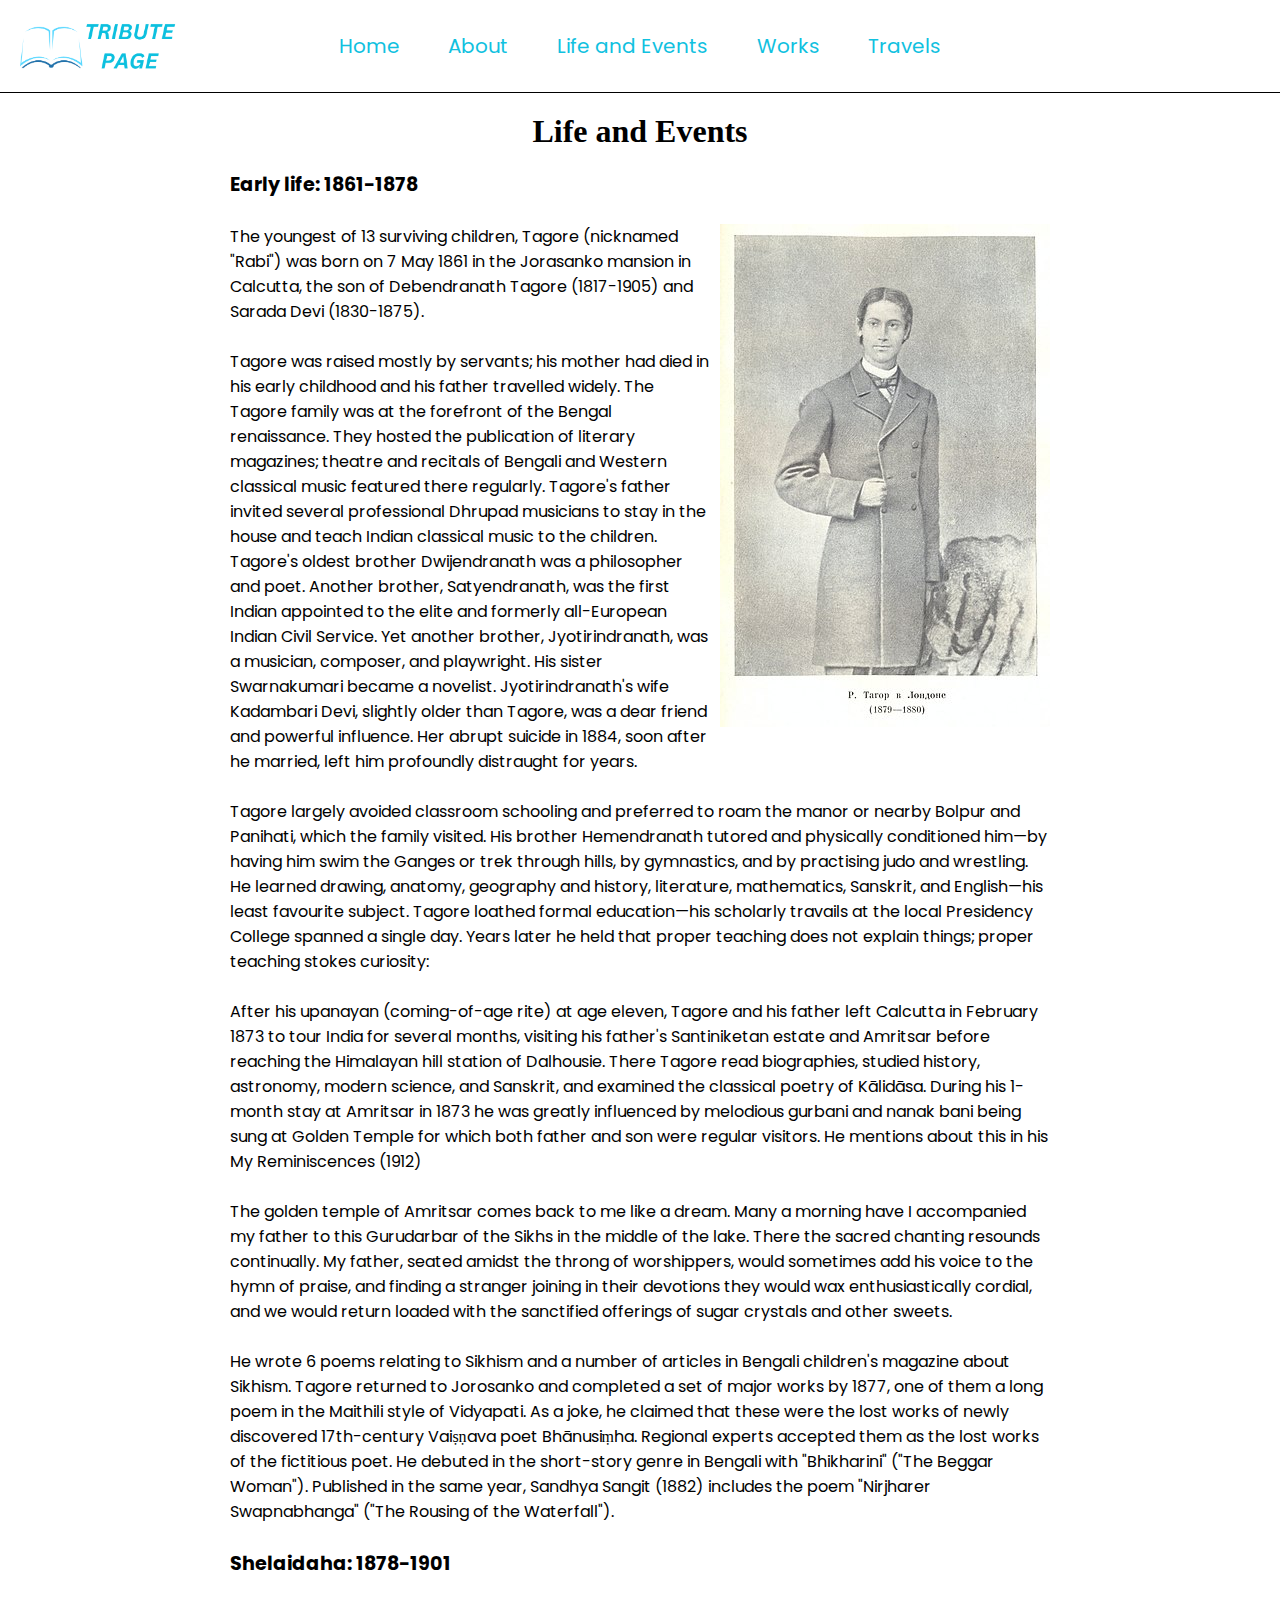
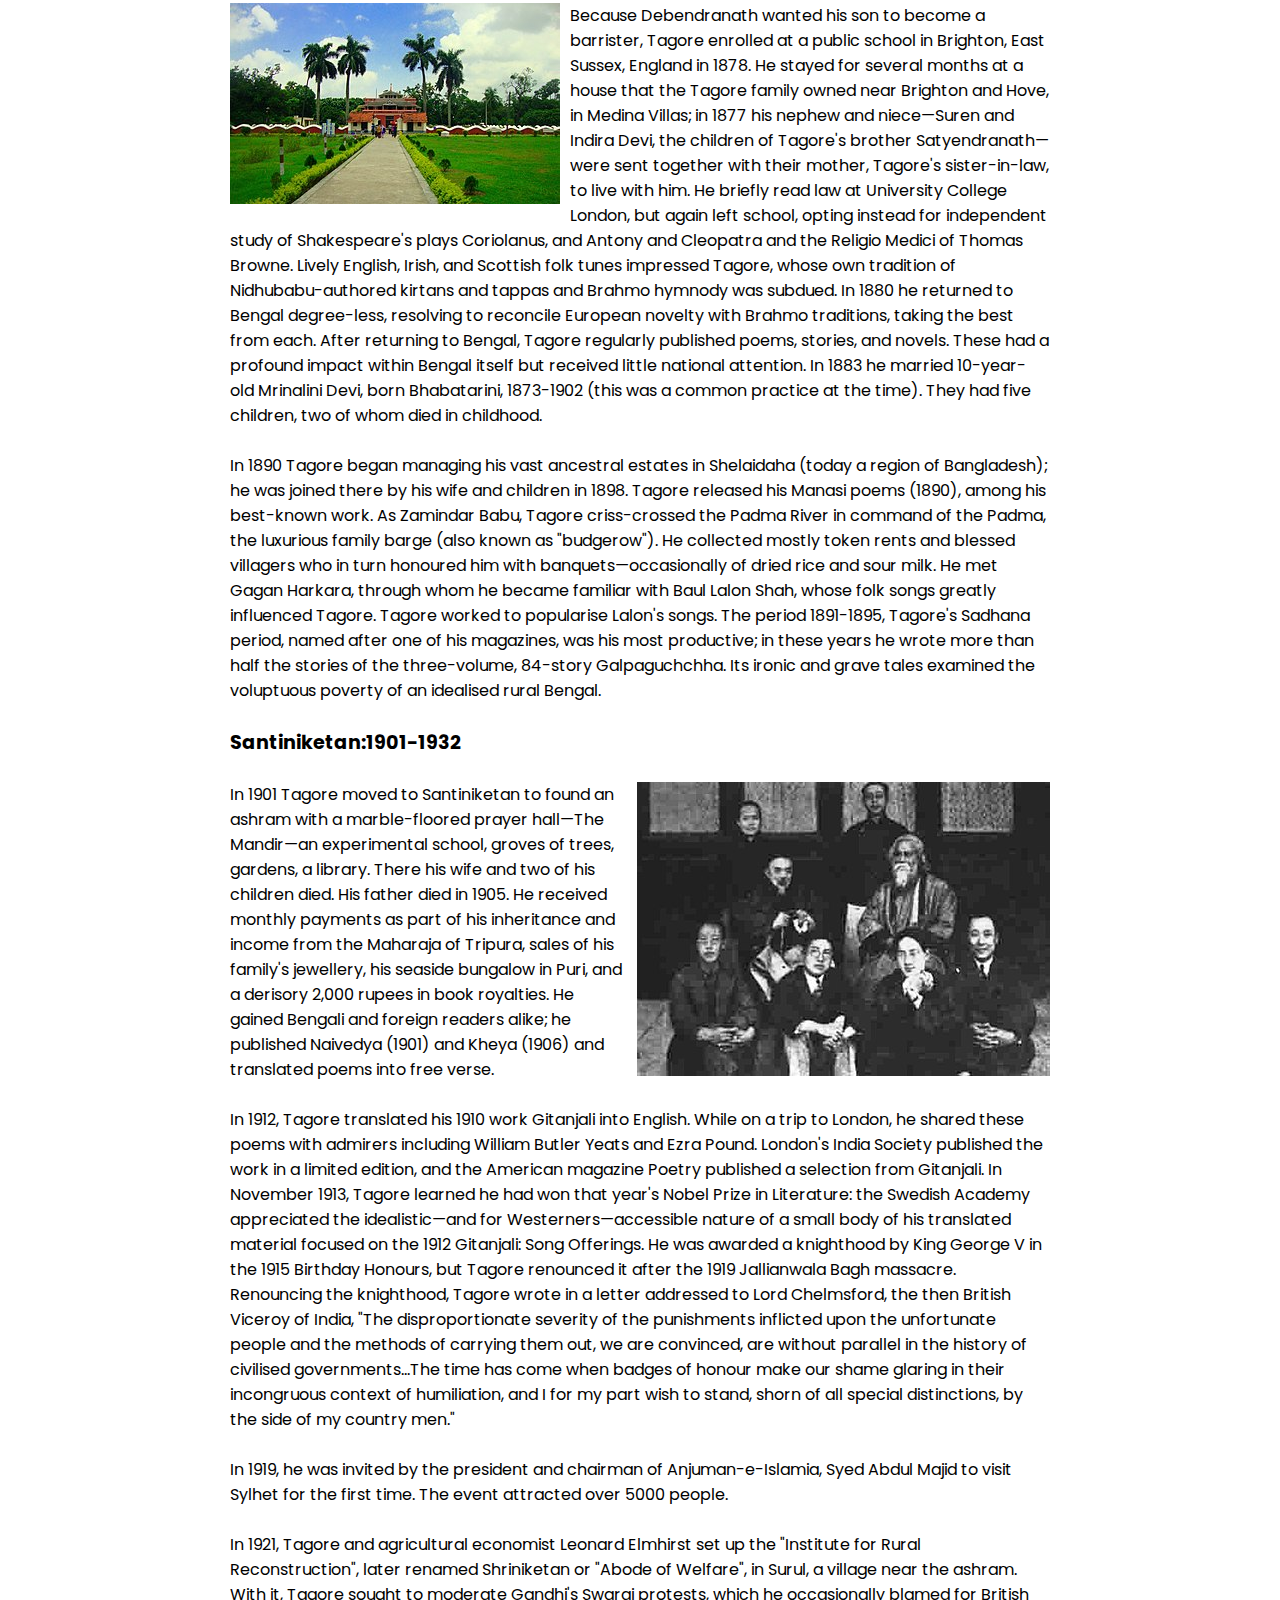
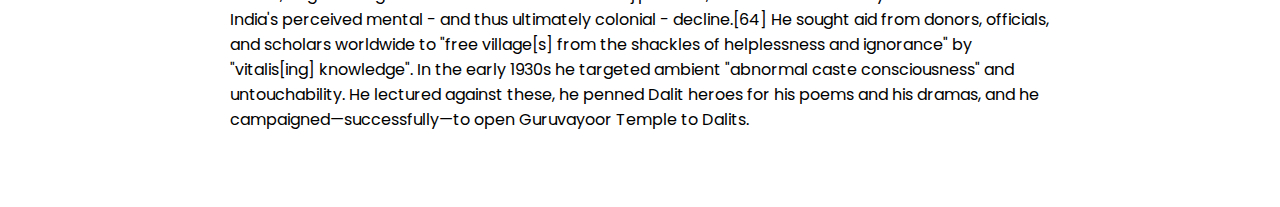
<file: life_and_events.html>
<!DOCTYPE html>
<html lang="en">

<head>
    <meta charset="UTF-8">
    <meta http-equiv="X-UA-Compatible" content="IE=edge">
    <meta name="viewport" content="width=device-width, initial-scale=1.0">
    <link rel="stylesheet" href="style.css">
    <title>Tribute Page</title>
</head>

<body>
    <header>
        <img src="Assets/TRIBUTE PAGE.png" alt="Tribute Page" id="logo">
        <div class="logo"></div>
        <div class="nav"><a href="/index.html">Home</a></div>
        <div class="nav"><a href="/rabindranath_tagore.html">About</a></div>
        <div class="nav"><a href="/life_and_events.html">Life and Events</a></div>
        <div class="nav"><a href="/works.html">Works</a></div>
        <div class="nav"><a href="/travels.html">Travels</a></div>
    </header>
    <div class="sub_heading">Life and Events
</body>
</div>
<div class="sub_content"><b style="font-size:larger">Early life: 1861-1878</b><br><br>
    <img src="Assets/Early-life.jpg" alt="Rabindranath Tagore" class="sub_images_right">
    The youngest of 13 surviving children, Tagore (nicknamed "Rabi") was born on 7 May 1861 in the Jorasanko mansion in
    Calcutta, the son of Debendranath Tagore (1817-1905) and Sarada Devi (1830-1875). <br><br>

    Tagore was raised mostly by servants; his mother had died in his early childhood and his father travelled widely.
    The Tagore family was at the forefront of the Bengal renaissance. They hosted the publication of literary magazines;
    theatre and recitals of Bengali and Western classical music featured there regularly. Tagore's father invited
    several professional Dhrupad musicians to stay in the house and teach Indian classical music to the children.
    Tagore's oldest brother Dwijendranath was a philosopher and poet. Another brother, Satyendranath, was the first
    Indian appointed to the elite and formerly all-European Indian Civil Service. Yet another brother, Jyotirindranath,
    was a musician, composer, and playwright. His sister Swarnakumari became a novelist. Jyotirindranath's wife
    Kadambari Devi, slightly older than Tagore, was a dear friend and powerful influence. Her abrupt suicide in 1884,
    soon after he married, left him profoundly distraught for years. <br><br>

    Tagore largely avoided classroom schooling and preferred to roam the manor or nearby Bolpur and Panihati, which the
    family visited. His brother Hemendranath tutored and physically conditioned him—by having him swim the Ganges or
    trek through hills, by gymnastics, and by practising judo and wrestling. He learned drawing, anatomy, geography and
    history, literature, mathematics, Sanskrit, and English—his least favourite subject. Tagore loathed formal
    education—his scholarly travails at the local Presidency College spanned a single day. Years later he held that
    proper teaching does not explain things; proper teaching stokes curiosity: <br><br>

    After his upanayan (coming-of-age rite) at age eleven, Tagore and his father left Calcutta in February 1873 to tour
    India for several months, visiting his father's Santiniketan estate and Amritsar before reaching the Himalayan hill
    station of Dalhousie. There Tagore read biographies, studied history, astronomy, modern science, and Sanskrit, and
    examined the classical poetry of Kālidāsa. During his 1-month stay at Amritsar in 1873 he was greatly influenced by
    melodious gurbani and nanak bani being sung at Golden Temple for which both father and son were regular visitors. He
    mentions about this in his My Reminiscences (1912) <br><br>

    The golden temple of Amritsar comes back to me like a dream. Many a morning have I accompanied my father to this
    Gurudarbar of the Sikhs in the middle of the lake. There the sacred chanting resounds continually. My father, seated
    amidst the throng of worshippers, would sometimes add his voice to the hymn of praise, and finding a stranger
    joining in their devotions they would wax enthusiastically cordial, and we would return loaded with the sanctified
    offerings of sugar crystals and other sweets. <br><br>

    He wrote 6 poems relating to Sikhism and a number of articles in Bengali children's magazine about Sikhism. Tagore
    returned to Jorosanko and completed a set of major works by 1877, one of them a long poem in the Maithili style of
    Vidyapati. As a joke, he claimed that these were the lost works of newly discovered 17th-century Vaiṣṇava poet
    Bhānusiṃha. Regional experts accepted them as the lost works of the fictitious poet. He debuted in the short-story
    genre in Bengali with "Bhikharini" ("The Beggar Woman"). Published in the same year, Sandhya Sangit (1882) includes
    the poem "Nirjharer Swapnabhanga" ("The Rousing of the Waterfall"). <br><br>

    <b style="font-size:larger">Shelaidaha: 1878-1901
    </b><br><br>
    <img src="Assets/house.jpg" alt="Tagore's House" class="sub_images_left">
    Because Debendranath wanted his son to become a barrister, Tagore enrolled at a public school in Brighton, East
    Sussex, England in 1878. He stayed for several months at a house that the Tagore family owned near Brighton and
    Hove, in Medina Villas; in 1877 his nephew and niece—Suren and Indira Devi, the children of Tagore's brother
    Satyendranath—were sent together with their mother, Tagore's sister-in-law, to live with him. He briefly read law at
    University College London, but again left school, opting instead for independent study of Shakespeare's plays
    Coriolanus, and Antony and Cleopatra and the Religio Medici of Thomas Browne. Lively English, Irish, and Scottish
    folk tunes impressed Tagore, whose own tradition of Nidhubabu-authored kirtans and tappas and Brahmo hymnody was
    subdued. In 1880 he returned to Bengal degree-less, resolving to reconcile European novelty with Brahmo traditions,
    taking the best from each. After returning to Bengal, Tagore regularly published poems, stories, and novels. These
    had a profound impact within Bengal itself but received little national attention. In 1883 he married 10-year-old
    Mrinalini Devi, born Bhabatarini, 1873-1902 (this was a common practice at the time). They had five children, two of
    whom died in childhood. <br><br>
    In 1890 Tagore began managing his vast ancestral estates in Shelaidaha (today a region of Bangladesh); he was joined
    there by his wife and children in 1898. Tagore released his Manasi poems (1890), among his best-known work. As
    Zamindar Babu, Tagore criss-crossed the Padma River in command of the Padma, the luxurious family barge (also known
    as "budgerow"). He collected mostly token rents and blessed villagers who in turn honoured him with
    banquets—occasionally of dried rice and sour milk. He met Gagan Harkara, through whom he became familiar with Baul
    Lalon Shah, whose folk songs greatly influenced Tagore. Tagore worked to popularise Lalon's songs. The period
    1891-1895, Tagore's Sadhana period, named after one of his magazines, was his most productive; in these years he
    wrote more than half the stories of the three-volume, 84-story Galpaguchchha. Its ironic and grave tales examined
    the voluptuous poverty of an idealised rural Bengal. <br><br>

    <b style="font-size:larger"> Santiniketan:1901-1932
    </b><br><br>
    <img src="Assets/uni.jpg" alt="University" class="sub_images_right">
    In 1901 Tagore moved to Santiniketan to found an ashram with a marble-floored prayer hall—The Mandir—an experimental
    school, groves of trees, gardens, a library. There his wife and two of his children died. His father died in 1905.
    He received monthly payments as part of his inheritance and income from the Maharaja of Tripura, sales of his
    family's jewellery, his seaside bungalow in Puri, and a derisory 2,000 rupees in book royalties. He gained Bengali
    and foreign readers alike; he published Naivedya (1901) and Kheya (1906) and translated poems into free verse.
    <br><br>

    In 1912, Tagore translated his 1910 work Gitanjali into English. While on a trip to London, he shared these poems
    with admirers including William Butler Yeats and Ezra Pound. London's India Society published the work in a limited
    edition, and the American magazine Poetry published a selection from Gitanjali. In November 1913, Tagore learned he
    had won that year's Nobel Prize in Literature: the Swedish Academy appreciated the idealistic—and for
    Westerners—accessible nature of a small body of his translated material focused on the 1912 Gitanjali: Song
    Offerings. He was awarded a knighthood by King George V in the 1915 Birthday Honours, but Tagore renounced it after
    the 1919 Jallianwala Bagh massacre. Renouncing the knighthood, Tagore wrote in a letter addressed to Lord
    Chelmsford, the then British Viceroy of India, "The disproportionate severity of the punishments inflicted upon the
    unfortunate people and the methods of carrying them out, we are convinced, are without parallel in the history of
    civilised governments...The time has come when badges of honour make our shame glaring in their incongruous context
    of humiliation, and I for my part wish to stand, shorn of all special distinctions, by the side of my country men."
    <br> <br>

    In 1919, he was invited by the president and chairman of Anjuman-e-Islamia, Syed Abdul Majid to visit Sylhet for the
    first time. The event attracted over 5000 people. <br> <br>

    In 1921, Tagore and agricultural economist Leonard Elmhirst set up the "Institute for Rural Reconstruction", later
    renamed Shriniketan or "Abode of Welfare", in Surul, a village near the ashram. With it, Tagore sought to moderate
    Gandhi's Swaraj protests, which he occasionally blamed for British India's perceived mental - and thus ultimately
    colonial - decline.[64] He sought aid from donors, officials, and scholars worldwide to "free village[s] from the
    shackles of helplessness and ignorance" by "vitalis[ing] knowledge". In the early 1930s he targeted ambient
    "abnormal caste consciousness" and untouchability. He lectured against these, he penned Dalit heroes for his poems
    and his dramas, and he campaigned—successfully—to open Guruvayoor Temple to Dalits. <br><br>
</div>

</body>

</html>
</file>
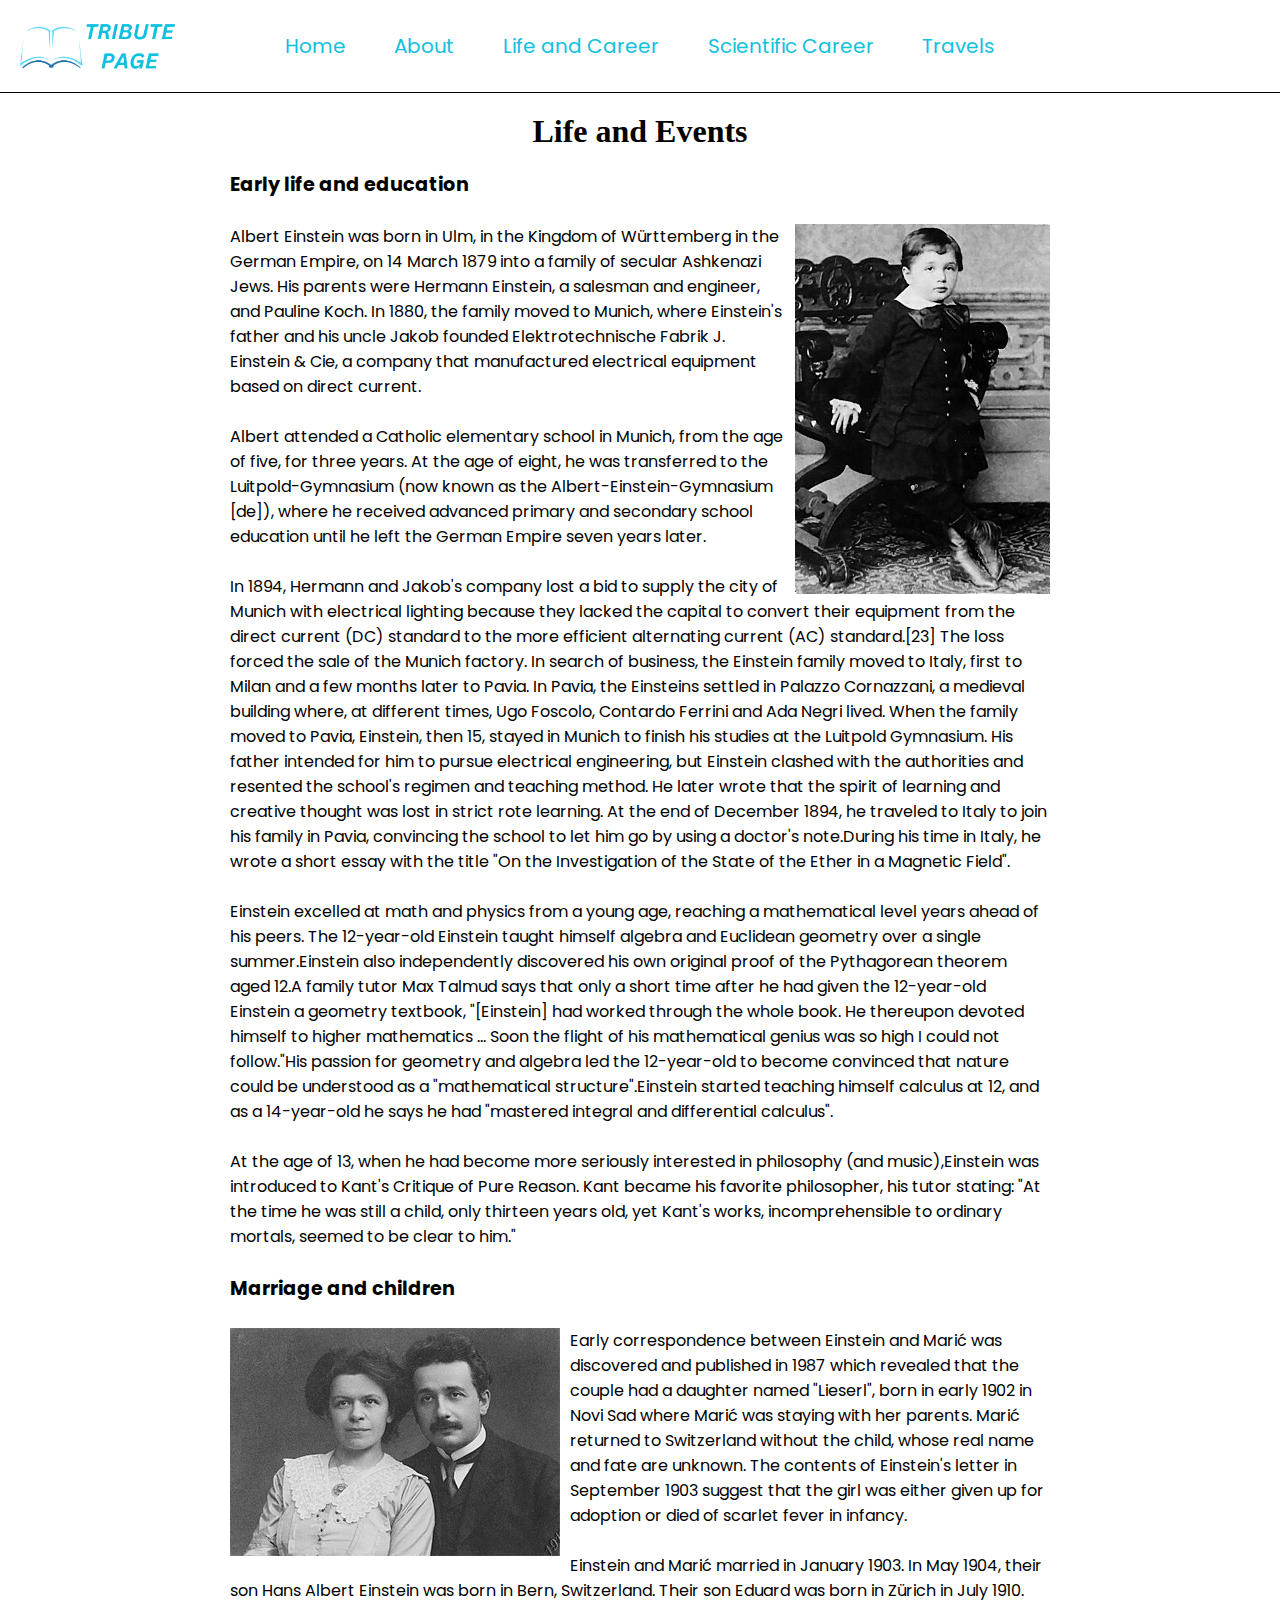
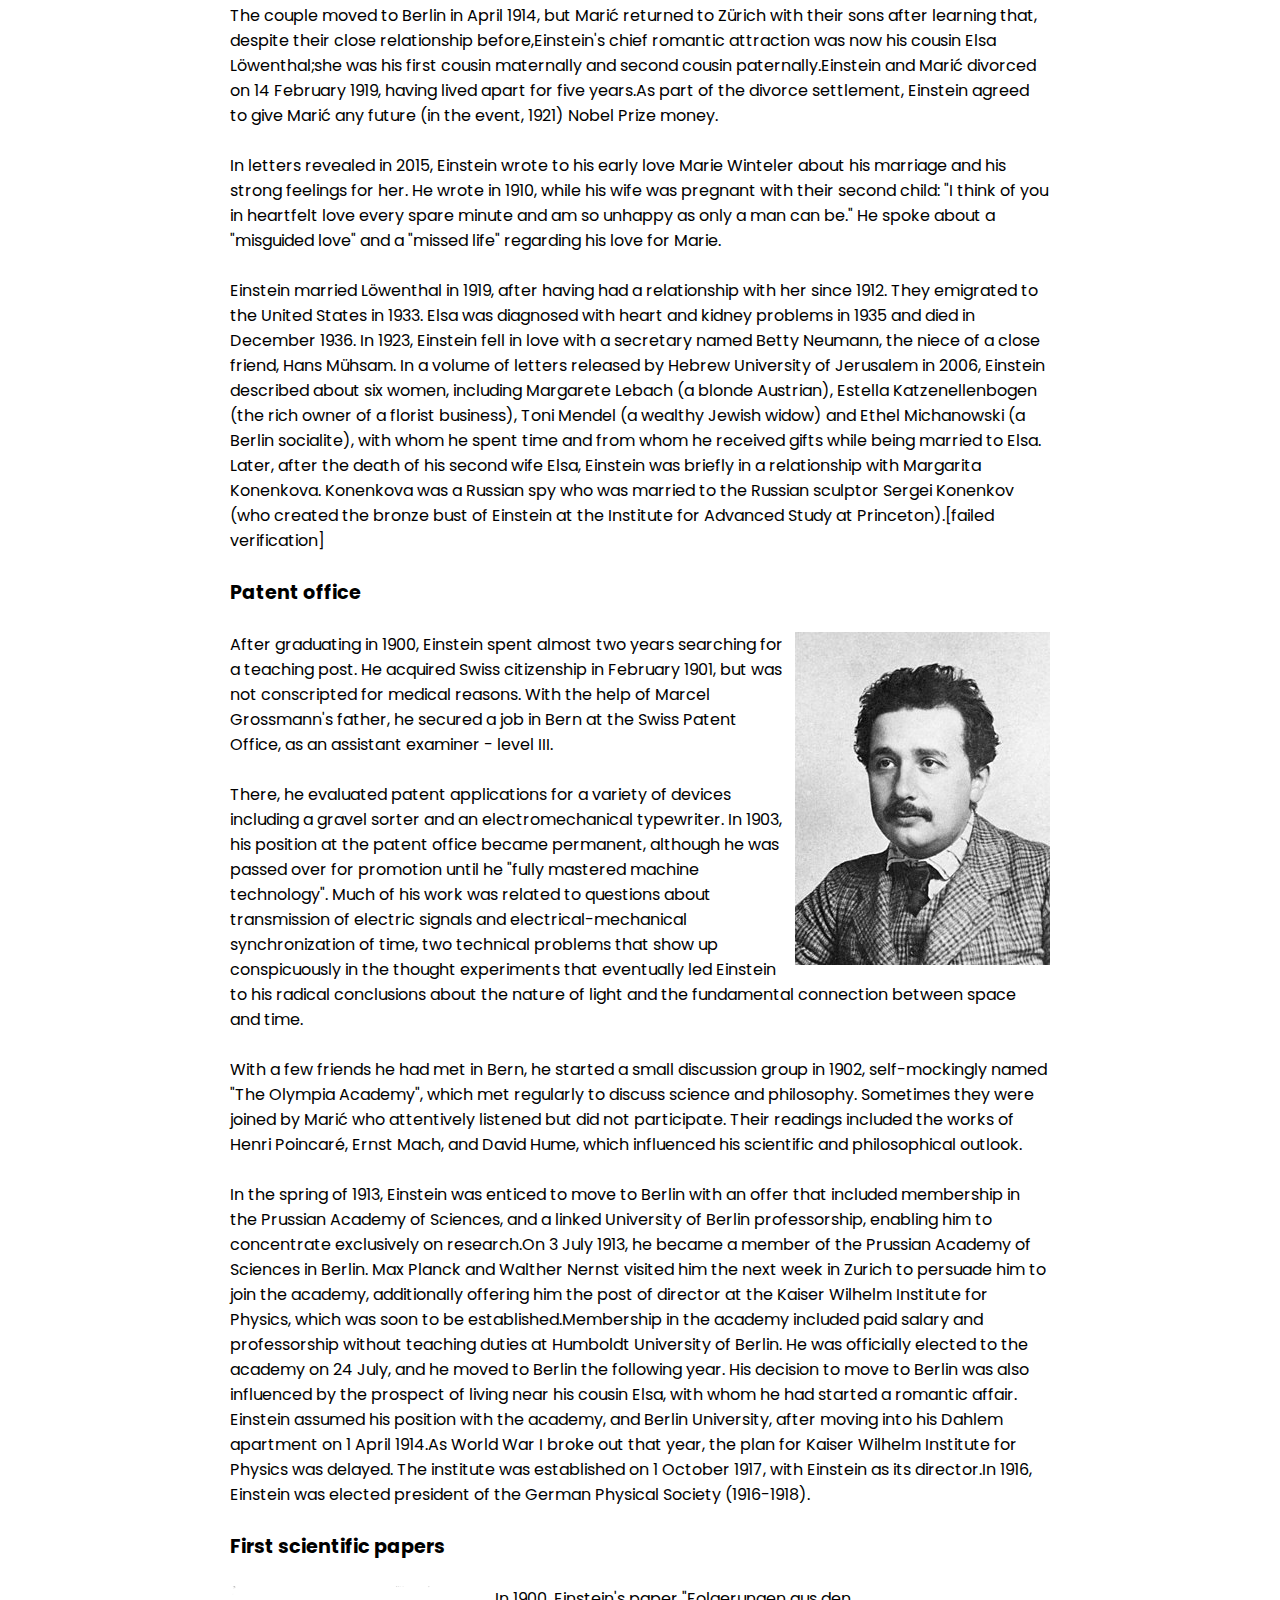
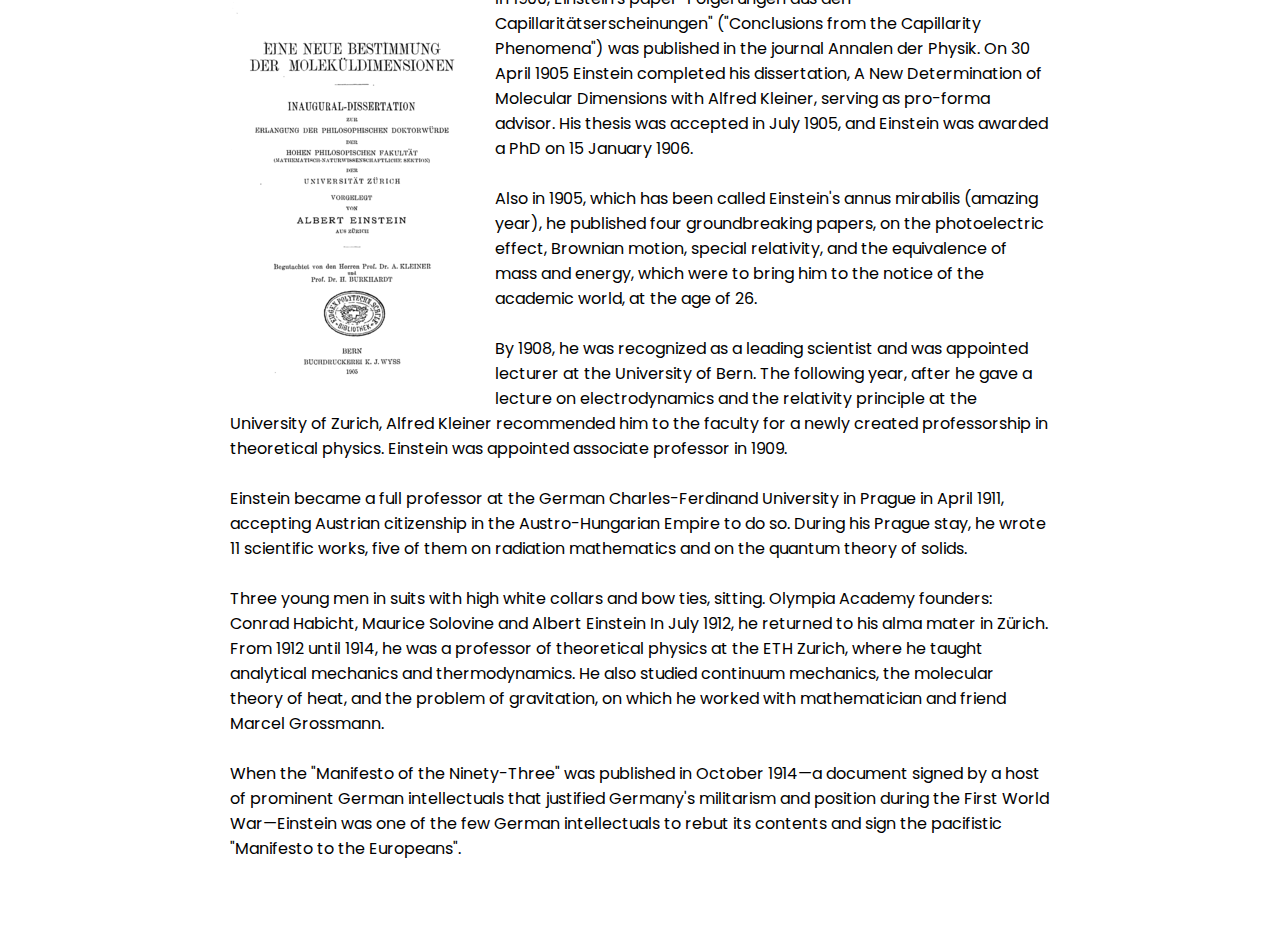
<file: life_and_events_albert.html>
<!DOCTYPE html>
<html lang="en">

<head>
    <meta charset="UTF-8">
    <meta http-equiv="X-UA-Compatible" content="IE=edge">
    <meta name="viewport" content="width=device-width, initial-scale=1.0">
    <link rel="stylesheet" href="style.css">
    <title>Tribute Page</title>
</head>

<body>
    <header>
        <img src="Assets/TRIBUTE PAGE.png" alt="Tribute Page" id="logo">
        <div class="logo"></div>
        <div class="nav"><a href="/index.html">Home</a></div>
        <div class="nav"><a href="/albert_einstein.html">About</a></div>
        <div class="nav"><a href="/life_and_events_albert.html">Life and Career</a></div>
        <div class="nav"><a href="/works_albert.html">Scientific Career</a></div>
        <div class="nav"><a href="/travels_albert.html">Travels</a></div>
    </header>
    <div class="sub_heading">Life and Events
</body>
</div>
<div class="sub_content"><b style="font-size:larger">Early life and education</b><br><br>
    <img src="/Assets/Albert_Einstein_at_the_age_of_three_(1882).jpg" alt="Albert Einstein" class="sub_images_right">
    Albert Einstein was born in Ulm, in the Kingdom of Württemberg in the German Empire, on 14 March 1879 into a family
    of secular Ashkenazi Jews. His parents were Hermann Einstein, a salesman and engineer, and Pauline Koch. In 1880,
    the family moved to Munich, where Einstein's father and his uncle Jakob founded Elektrotechnische Fabrik J. Einstein
    & Cie, a company that manufactured electrical equipment based on direct current. <br><br>

    Albert attended a Catholic elementary school in Munich, from the age of five, for three years. At the age of eight,
    he was transferred to the Luitpold-Gymnasium (now known as the Albert-Einstein-Gymnasium [de]), where he received
    advanced primary and secondary school education until he left the German Empire seven years later. <br><br>

    In 1894, Hermann and Jakob's company lost a bid to supply the city of Munich with electrical lighting because they
    lacked the capital to convert their equipment from the direct current (DC) standard to the more efficient
    alternating current (AC) standard.[23] The loss forced the sale of the Munich factory. In search of business, the
    Einstein family moved to Italy, first to Milan and a few months later to Pavia. In Pavia, the Einsteins settled in
    Palazzo Cornazzani, a medieval building where, at different times, Ugo Foscolo, Contardo Ferrini and Ada Negri
    lived. When the family moved to Pavia, Einstein, then 15, stayed in Munich to finish his studies at the Luitpold
    Gymnasium. His father intended for him to pursue electrical engineering, but Einstein clashed with the authorities
    and resented the school's regimen and teaching method. He later wrote that the spirit of learning and creative
    thought was lost in strict rote learning. At the end of December 1894, he traveled to Italy to join his family in
    Pavia, convincing the school to let him go by using a doctor's note.During his time in Italy, he wrote a short essay
    with the title "On the Investigation of the State of the Ether in a Magnetic Field". <br><br>

    Einstein excelled at math and physics from a young age, reaching a mathematical level years ahead of his peers. The
    12-year-old Einstein taught himself algebra and Euclidean geometry over a single summer.Einstein also independently
    discovered his own original proof of the Pythagorean theorem aged 12.A family tutor Max Talmud says that only a
    short time after he had given the 12-year-old Einstein a geometry textbook, "[Einstein] had worked through the whole
    book. He thereupon devoted himself to higher mathematics ... Soon the flight of his mathematical genius was so high
    I could not follow."His passion for geometry and algebra led the 12-year-old to become convinced that nature could
    be understood as a "mathematical structure".Einstein started teaching himself calculus at 12, and as a 14-year-old
    he says he had "mastered integral and differential calculus". <br><br>

    At the age of 13, when he had become more seriously interested in philosophy (and music),Einstein was introduced to
    Kant's Critique of Pure Reason. Kant became his favorite philosopher, his tutor stating: "At the time he was still a
    child, only thirteen years old, yet Kant's works, incomprehensible to ordinary mortals, seemed to be clear to
    him."<br><br>

    <b style="font-size:larger">Marriage and children
    </b><br><br>
    <img src="/Assets/Albert_Einstein_and_his_wife_Mileva_Maric.jpg" alt="Albert Einstein and his wife"
        class="sub_images_left">
    Early correspondence between Einstein and Marić was discovered and published in 1987 which revealed that the couple
    had a daughter named "Lieserl", born in early 1902 in Novi Sad where Marić was staying with her parents. Marić
    returned to Switzerland without the child, whose real name and fate are unknown. The contents of Einstein's letter
    in September 1903 suggest that the girl was either given up for adoption or died of scarlet fever in infancy.
    <br><br>

    Einstein and Marić married in January 1903. In May 1904, their son Hans Albert Einstein was born in Bern,
    Switzerland. Their son Eduard was born in Zürich in July 1910. The couple moved to Berlin in April 1914, but Marić
    returned to Zürich with their sons after learning that, despite their close relationship before,Einstein's chief
    romantic attraction was now his cousin Elsa Löwenthal;she was his first cousin maternally and second cousin
    paternally.Einstein and Marić divorced on 14 February 1919, having lived apart for five years.As part of the divorce
    settlement, Einstein agreed to give Marić any future (in the event, 1921) Nobel Prize money. <br><br>

    In letters revealed in 2015, Einstein wrote to his early love Marie Winteler about his marriage and his strong
    feelings for her. He wrote in 1910, while his wife was pregnant with their second child: "I think of you in
    heartfelt love every spare minute and am so unhappy as only a man can be." He spoke about a "misguided love" and a
    "missed life" regarding his love for Marie. <br><br>

    Einstein married Löwenthal in 1919, after having had a relationship with her since 1912. They emigrated to the
    United States in 1933. Elsa was diagnosed with heart and kidney problems in 1935 and died in December 1936.

    In 1923, Einstein fell in love with a secretary named Betty Neumann, the niece of a close friend, Hans Mühsam. In a
    volume of letters released by Hebrew University of Jerusalem in 2006, Einstein described about six women, including
    Margarete Lebach (a blonde Austrian), Estella Katzenellenbogen (the rich owner of a florist business), Toni Mendel
    (a wealthy Jewish widow) and Ethel Michanowski (a Berlin socialite), with whom he spent time and from whom he
    received gifts while being married to Elsa. Later, after the death of his second wife Elsa, Einstein was briefly in
    a relationship with Margarita Konenkova. Konenkova was a Russian spy who was married to the Russian sculptor Sergei
    Konenkov (who created the bronze bust of Einstein at the Institute for Advanced Study at Princeton).[failed
    verification] <br><br>

    <b style="font-size:larger"> Patent office
    </b><br><br>
    <img src="/Assets/Einstein_patentoffice.jpg" alt="University" class="sub_images_right">
    After graduating in 1900, Einstein spent almost two years searching for a teaching post. He acquired Swiss
    citizenship in February 1901, but was not conscripted for medical reasons. With the help of Marcel Grossmann's
    father, he secured a job in Bern at the Swiss Patent Office, as an assistant examiner - level III. <br><br>

    There, he evaluated patent applications for a variety of devices including a gravel sorter and an electromechanical
    typewriter. In 1903, his position at the patent office became permanent, although he was passed over for promotion
    until he "fully mastered machine technology". Much of his work was related to questions about transmission of
    electric signals and electrical-mechanical synchronization of time, two technical problems that show up
    conspicuously in the thought experiments that eventually led Einstein to his radical conclusions about the nature of
    light and the fundamental connection between space and time. <br><br>

    With a few friends he had met in Bern, he started a small discussion group in 1902, self-mockingly named "The
    Olympia Academy", which met regularly to discuss science and philosophy. Sometimes they were joined by Marić who
    attentively listened but did not participate. Their readings included the works of Henri Poincaré, Ernst Mach, and
    David Hume, which influenced his scientific and philosophical outlook. <br><br>
    In the spring of 1913, Einstein was enticed to move to Berlin with an offer that included membership in the Prussian
    Academy of Sciences, and a linked University of Berlin professorship, enabling him to concentrate exclusively on
    research.On 3 July 1913, he became a member of the Prussian Academy of Sciences in Berlin. Max Planck and Walther
    Nernst visited him the next week in Zurich to persuade him to join the academy, additionally offering him the post
    of director at the Kaiser Wilhelm Institute for Physics, which was soon to be established.Membership in the academy
    included paid salary and professorship without teaching duties at Humboldt University of Berlin. He was officially
    elected to the academy on 24 July, and he moved to Berlin the following year. His decision to move to Berlin was
    also influenced by the prospect of living near his cousin Elsa, with whom he had started a romantic affair. Einstein
    assumed his position with the academy, and Berlin University, after moving into his Dahlem apartment on 1 April
    1914.As World War I broke out that year, the plan for Kaiser Wilhelm Institute for Physics was delayed. The
    institute was established on 1 October 1917, with Einstein as its director.In 1916, Einstein was elected president
    of the German Physical Society (1916-1918). <br><br>
    <b style="font-size:larger"> First scientific papers
    </b><br><br>
    <img src="/Assets/Einstein_thesis.png" alt="Thesis" class="sub_images_left">
    In 1900, Einstein's paper "Folgerungen aus den Capillaritätserscheinungen" ("Conclusions from the Capillarity
    Phenomena") was published in the journal Annalen der Physik. On 30 April 1905 Einstein completed his dissertation, A
    New Determination of Molecular Dimensions with Alfred Kleiner, serving as pro-forma advisor. His thesis was accepted
    in July 1905, and Einstein was awarded a PhD on 15 January 1906. <br><br>

    Also in 1905, which has been called Einstein's annus mirabilis (amazing year), he published four groundbreaking
    papers, on the photoelectric effect, Brownian motion, special relativity, and the equivalence of mass and energy,
    which were to bring him to the notice of the academic world, at the age of 26. <br><br>

    By 1908, he was recognized as a leading scientist and was appointed lecturer at the University of Bern. The
    following year, after he gave a lecture on electrodynamics and the relativity principle at the University of Zurich,
    Alfred Kleiner recommended him to the faculty for a newly created professorship in theoretical physics. Einstein was
    appointed associate professor in 1909. <br><br>

    Einstein became a full professor at the German Charles-Ferdinand University in Prague in April 1911, accepting
    Austrian citizenship in the Austro-Hungarian Empire to do so. During his Prague stay, he wrote 11 scientific works,
    five of them on radiation mathematics and on the quantum theory of solids. <br><br>

    Three young men in suits with high white collars and bow ties, sitting.
    Olympia Academy founders: Conrad Habicht, Maurice Solovine and Albert Einstein
    In July 1912, he returned to his alma mater in Zürich. From 1912 until 1914, he was a professor of theoretical
    physics at the ETH Zurich, where he taught analytical mechanics and thermodynamics. He also studied continuum
    mechanics, the molecular theory of heat, and the problem of gravitation, on which he worked with mathematician and
    friend Marcel Grossmann. <br><br>

    When the "Manifesto of the Ninety-Three" was published in October 1914—a document signed by a host of prominent
    German intellectuals that justified Germany's militarism and position during the First World War—Einstein was one of
    the few German intellectuals to rebut its contents and sign the pacifistic "Manifesto to the Europeans". <br><br>
</div>

</body>

</html>
</file>
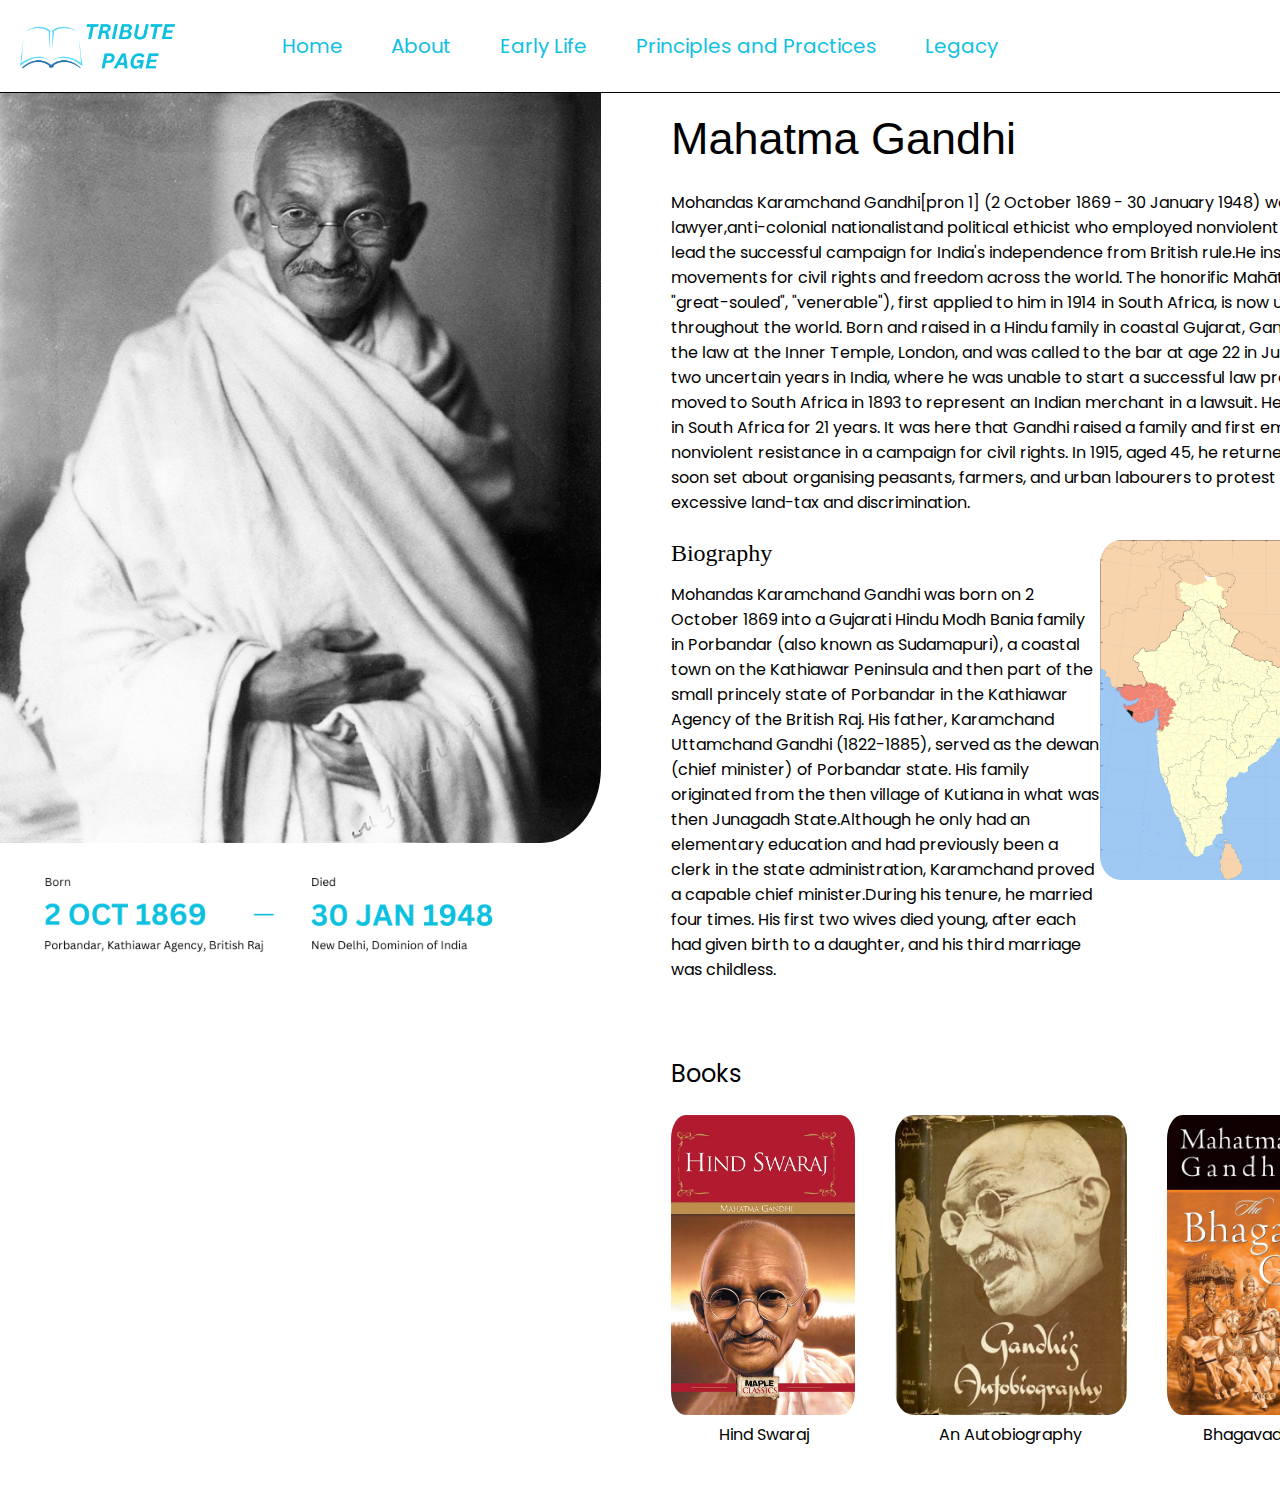
<file: mahatma_gandhi.html>
<!DOCTYPE html>
<html lang="en">

<head>
    <meta charset="UTF-8">
    <meta http-equiv="X-UA-Compatible" content="IE=edge">
    <meta name="viewport" content="width=device-width, initial-scale=1.0">
    <link rel="stylesheet" href="style.css">
    <title>Tribute Page</title>
</head>

<body>
    <header>
        <img src="Assets/TRIBUTE PAGE.png" alt="Tribute Page" id="logo">
        <div class="logo"></div>
        <div class="nav"><a href="/index.html">Home</a></div>
        <div class="nav"><a href="/mahatma_gandhi.html">About</a></div>
        <div class="nav"><a href="/early_life.html">Early Life</a></div>
        <div class="nav"><a href="/principles_and_practices.html">Principles and Practices</a></div>
        <div class="nav"><a href="/legacy.html">Legacy</a></div>
    </header>
    <div id="content">
        <div><img src="/Assets/Mahatma-Gandhi.jpg" alt="Mahatma Gandhi" id="photograph">
            <img src="/Assets/Date_Born_mahatma.png" alt="Birth and Death" id="birth">
        </div>
        <div id="info">
            <div id="heading">Mahatma Gandhi</div>
            Mohandas Karamchand Gandhi[pron 1] (2 October 1869 - 30 January 1948) was an Indian lawyer,anti-colonial
            nationalistand political ethicist who employed nonviolent resistance to lead the successful campaign for
            India's independence from British rule.He inspired movements for civil rights and freedom across the world.
            The honorific Mahātmā (Sanskrit: "great-souled", "venerable"), first applied to him in 1914 in South Africa,
            is now used throughout the world. Born and raised in a Hindu family in coastal Gujarat, Gandhi trained in
            the law at the Inner Temple, London, and was called to the bar at age 22 in June 1891. After two uncertain
            years in India, where he was unable to start a successful law practice, he moved to South Africa in 1893 to
            represent an Indian merchant in a lawsuit. He went on to live in South Africa for 21 years. It was here that
            Gandhi raised a family and first employed nonviolent resistance in a campaign for civil rights. In 1915,
            aged 45, he returned to India and soon set about organising peasants, farmers, and urban labourers to
            protest against excessive land-tax and discrimination.
            <br><br>
            <div id="bio_whole">
                <div id="biography">
                    <div id="bio">Biography</div>Mohandas Karamchand Gandhi was born on 2 October 1869 into a Gujarati
                    Hindu Modh Bania family in Porbandar (also known as Sudamapuri), a coastal town on the Kathiawar
                    Peninsula and then part of the small princely state of Porbandar in the Kathiawar Agency of the
                    British Raj. His father, Karamchand Uttamchand Gandhi (1822-1885), served as the dewan (chief
                    minister) of Porbandar state. His family originated from the then village of Kutiana in what was
                    then Junagadh State.Although he only had an elementary education and had previously been a clerk in
                    the state administration, Karamchand proved a capable chief minister.During his tenure, he married
                    four times. His first two wives died young, after each had given birth to a daughter, and his third
                    marriage was childless.
                </div>
                <img src="/Assets/Gujarat_district_location_map_Porbandar.svg.png" alt="Bith Place image"
                    class="birth_place_2">
            </div>
            <br><br>
            <p style="font-size: x-large;">Books</p>
            <div id="books">
                <div class="block">
                    <a href="https://en.wikipedia.org/wiki/Hind_Swaraj_or_Indian_Home_Rule" target="_blank"><img
                            src="/Assets/Mahatma_Gandhi_book1.jpg" alt="Hind Swaraj" class="book_photos"></a><br>
                    &nbsp;&nbsp;&nbsp;&nbsp;&nbsp;&nbsp;&nbsp;&nbsp;&nbsp;&nbsp;&nbsp;&nbsp;Hind Swaraj
                </div>
                <div class="block">
                    <a href="https://en.wikipedia.org/wiki/The_Story_of_My_Experiments_with_Truth" target="_blank"><img
                            src="/Assets/The_Story_of_My_Experiments_with_Truth.jpg" alt="An Autobiography"
                            class="book_photos"></a><br>
                    &nbsp;&nbsp;&nbsp;&nbsp;&nbsp;&nbsp;&nbsp;&nbsp;&nbsp;&nbsp;&nbsp;An Autobiography
                </div>
                <div class="block">
                    <a href="https://en.wikipedia.org/wiki/Influence_of_Bhagavad_Gita" target="_blank"><img
                            src="/Assets/Bhagavad Gita.jpg" alt="The Home and the World" class="book_photos"></a><br>
                    &nbsp;&nbsp;&nbsp;&nbsp;&nbsp;&nbsp;&nbsp;&nbsp;&nbsp;Bhagavad Gita
                </div>
            </div>
        </div>
    </div>
</body>

</html>
</file>
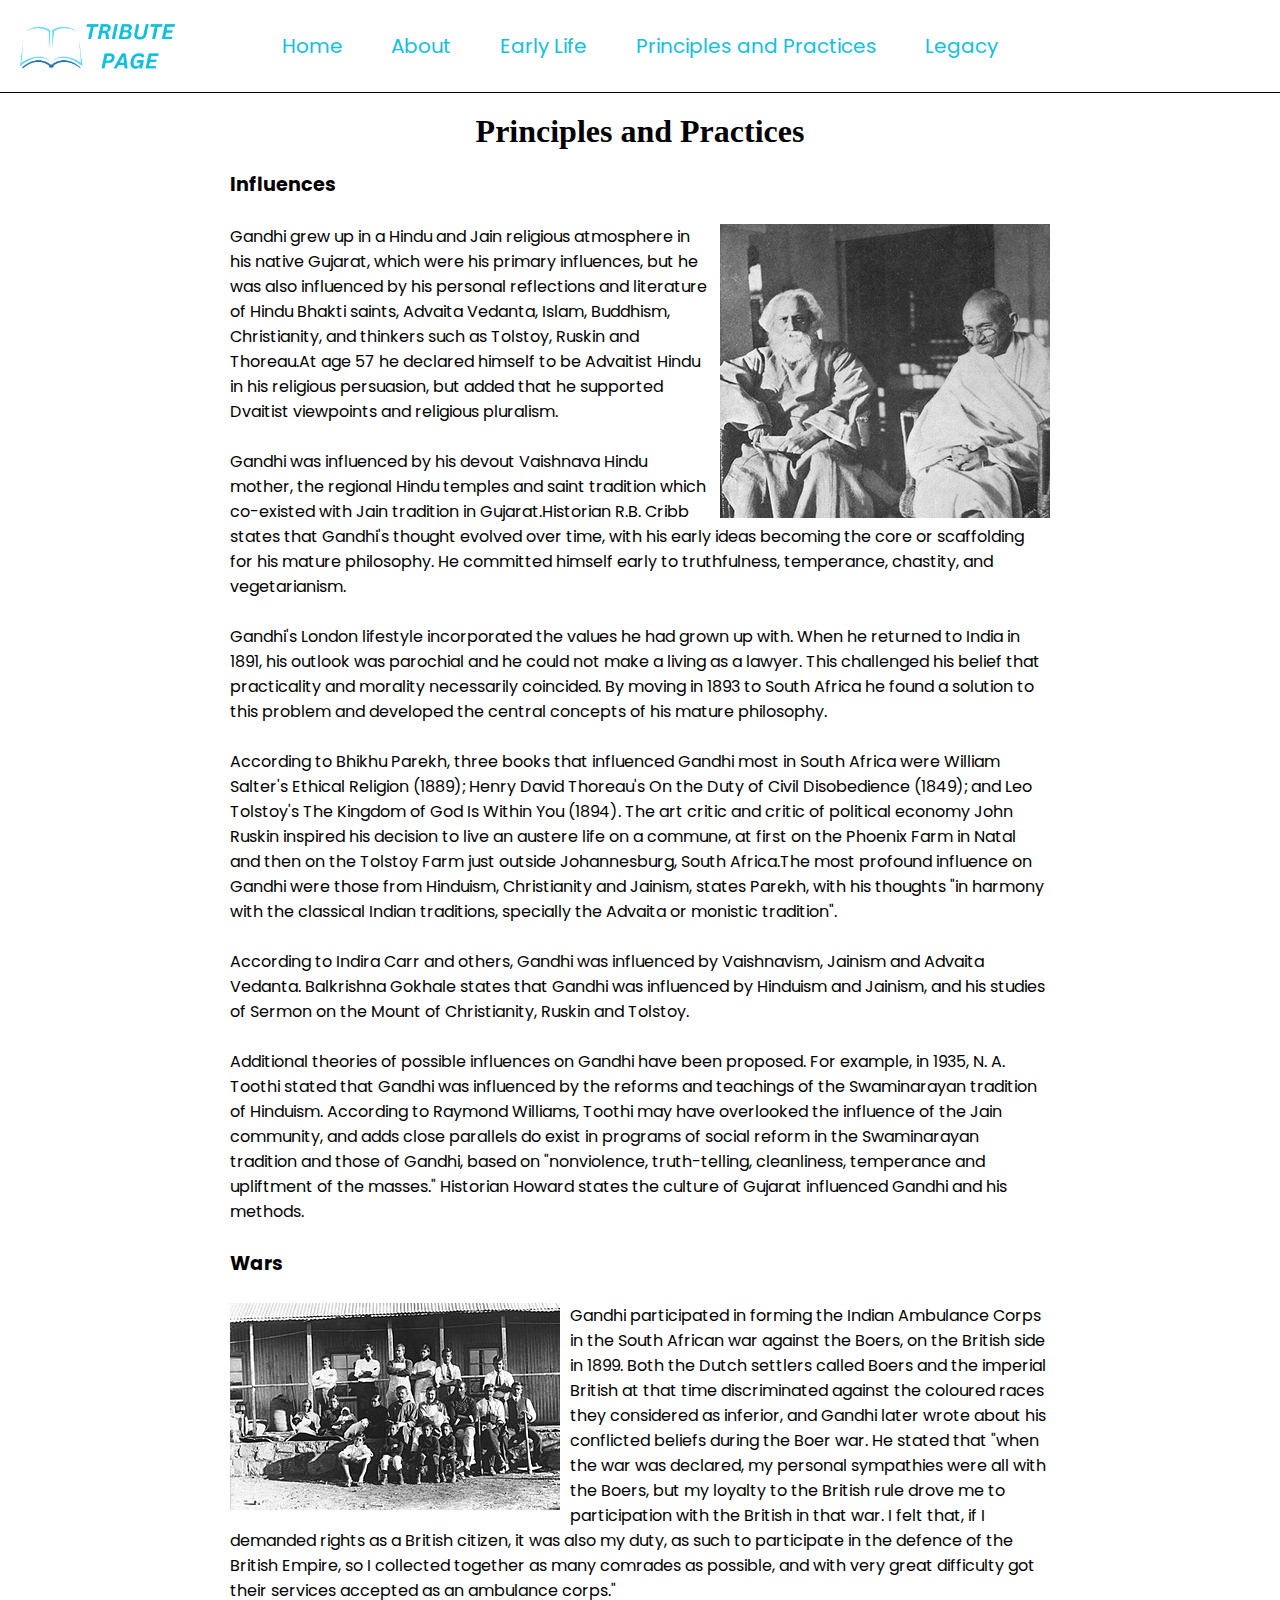
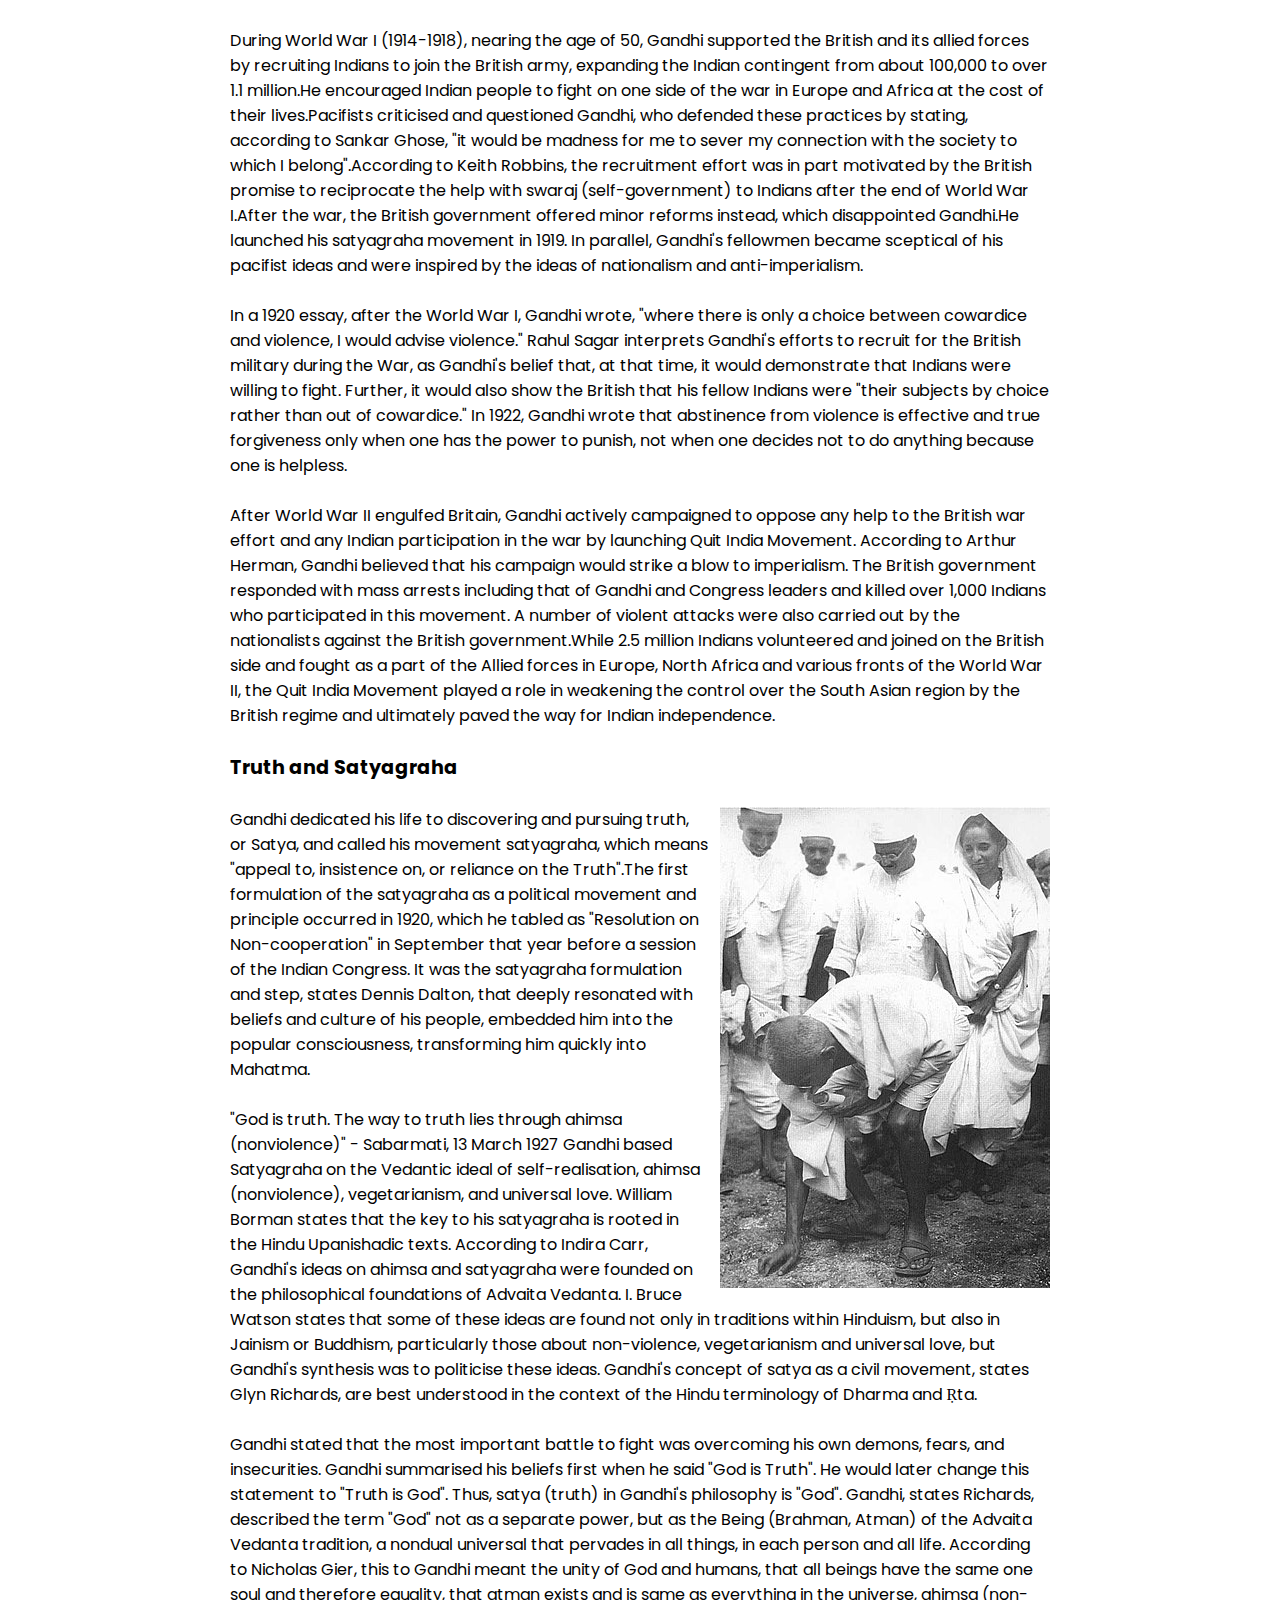
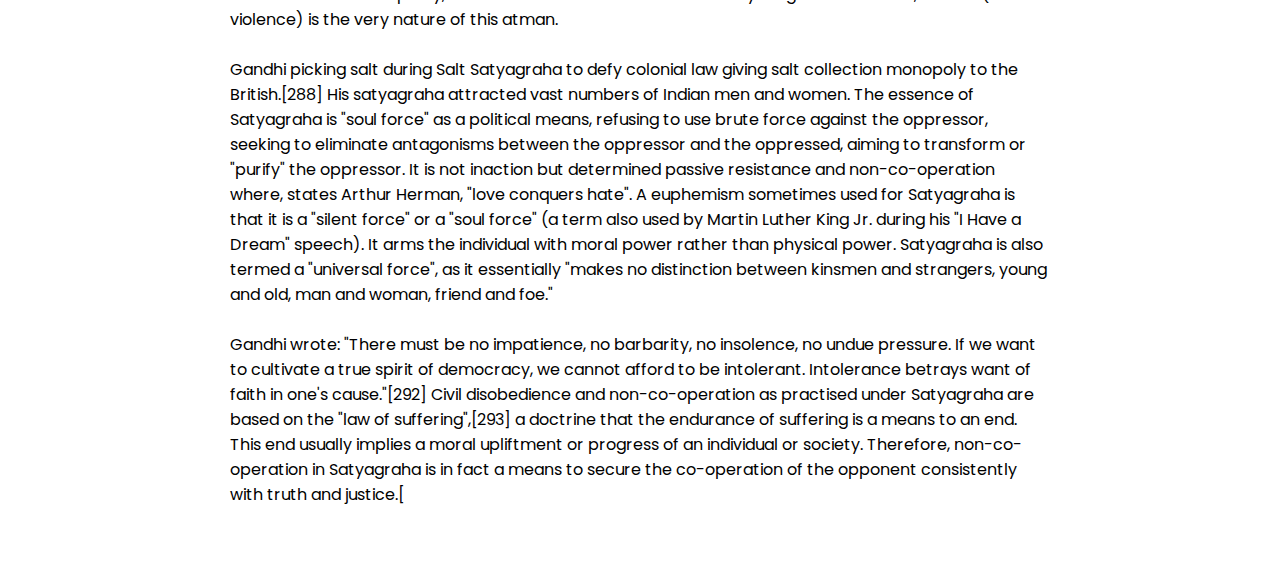
<file: principles_and_practices.html>
<!DOCTYPE html>
<html lang="en">

<head>
    <meta charset="UTF-8">
    <meta http-equiv="X-UA-Compatible" content="IE=edge">
    <meta name="viewport" content="width=device-width, initial-scale=1.0">
    <link rel="stylesheet" href="style.css">
    <title>Tribute Page</title>
</head>

<body>
    <header>
        <img src="Assets/TRIBUTE PAGE.png" alt="Tribute Page" id="logo">
        <div class="logo"></div>
        <div class="nav"><a href="/index.html">Home</a></div>
        <div class="nav"><a href="/mahatma_gandhi.html">About</a></div>
        <div class="nav"><a href="/early_life.html">Early Life</a></div>
        <div class="nav"><a href="/principles_and_practices.html">Principles and Practices</a></div>
        <div class="nav"><a href="/legacy.html">Legacy</a></div>
    </header>
    <div class="sub_heading">Principles and Practices
</body>
</div>
<div class="sub_content"><b style="font-size:larger">Influences</b><br><br>
    <img src="/Assets/Principles_1.jpg" alt="Mahatma Gandhi" class="sub_images_right">
    Gandhi grew up in a Hindu and Jain religious atmosphere in his native Gujarat, which were his primary influences,
    but he was also influenced by his personal reflections and literature of Hindu Bhakti saints, Advaita Vedanta,
    Islam, Buddhism, Christianity, and thinkers such as Tolstoy, Ruskin and Thoreau.At age 57 he declared himself to be
    Advaitist Hindu in his religious persuasion, but added that he supported Dvaitist viewpoints and religious
    pluralism. <br><br>

    Gandhi was influenced by his devout Vaishnava Hindu mother, the regional Hindu temples and saint tradition which
    co-existed with Jain tradition in Gujarat.Historian R.B. Cribb states that Gandhi's thought evolved over time, with
    his early ideas becoming the core or scaffolding for his mature philosophy. He committed himself early to
    truthfulness, temperance, chastity, and vegetarianism. <br><br>

    Gandhi's London lifestyle incorporated the values he had grown up with. When he returned to India in 1891, his
    outlook was parochial and he could not make a living as a lawyer. This challenged his belief that practicality and
    morality necessarily coincided. By moving in 1893 to South Africa he found a solution to this problem and developed
    the central concepts of his mature philosophy. <br><br>

    According to Bhikhu Parekh, three books that influenced Gandhi most in South Africa were William Salter's Ethical
    Religion (1889); Henry David Thoreau's On the Duty of Civil Disobedience (1849); and Leo Tolstoy's The Kingdom of
    God Is Within You (1894). The art critic and critic of political economy John Ruskin inspired his decision to live
    an austere life on a commune, at first on the Phoenix Farm in Natal and then on the Tolstoy Farm just outside
    Johannesburg, South Africa.The most profound influence on Gandhi were those from Hinduism, Christianity and Jainism,
    states Parekh, with his thoughts "in harmony with the classical Indian traditions, specially the Advaita or monistic
    tradition". <br><br>

    According to Indira Carr and others, Gandhi was influenced by Vaishnavism, Jainism and Advaita Vedanta. Balkrishna
    Gokhale states that Gandhi was influenced by Hinduism and Jainism, and his studies of Sermon on the Mount of
    Christianity, Ruskin and Tolstoy. <br><br>

    Additional theories of possible influences on Gandhi have been proposed. For example, in 1935, N. A. Toothi stated
    that Gandhi was influenced by the reforms and teachings of the Swaminarayan tradition of Hinduism. According to
    Raymond Williams, Toothi may have overlooked the influence of the Jain community, and adds close parallels do exist
    in programs of social reform in the Swaminarayan tradition and those of Gandhi, based on "nonviolence,
    truth-telling, cleanliness, temperance and upliftment of the masses." Historian Howard states the culture of Gujarat
    influenced Gandhi and his methods. <br><br>

    <b style="font-size:larger">Wars
    </b><br><br>
    <img src="/Assets/principles_2.jpg" alt="Mahatma Gandhi" class="sub_images_left">
    Gandhi participated in forming the Indian Ambulance Corps in the South African war against the Boers, on the British
    side in 1899. Both the Dutch settlers called Boers and the imperial British at that time discriminated against the
    coloured races they considered as inferior, and Gandhi later wrote about his conflicted beliefs during the Boer war.
    He stated that "when the war was declared, my personal sympathies were all with the Boers, but my loyalty to the
    British rule drove me to participation with the British in that war. I felt that, if I demanded rights as a British
    citizen, it was also my duty, as such to participate in the defence of the British Empire, so I collected together
    as many comrades as possible, and with very great difficulty got their services accepted as an ambulance corps."
    <br><br>

    During World War I (1914-1918), nearing the age of 50, Gandhi supported the British and its allied forces by
    recruiting Indians to join the British army, expanding the Indian contingent from about 100,000 to over 1.1
    million.He encouraged Indian people to fight on one side of the war in Europe and Africa at the cost of their
    lives.Pacifists criticised and questioned Gandhi, who defended these practices by stating, according to Sankar
    Ghose, "it would be madness for me to sever my connection with the society to which I belong".According to Keith
    Robbins, the recruitment effort was in part motivated by the British promise to reciprocate the help with swaraj
    (self-government) to Indians after the end of World War I.After the war, the British government offered minor
    reforms instead, which disappointed Gandhi.He launched his satyagraha movement in 1919. In parallel, Gandhi's
    fellowmen became sceptical of his pacifist ideas and were inspired by the ideas of nationalism and anti-imperialism.
    <br><br>

    In a 1920 essay, after the World War I, Gandhi wrote, "where there is only a choice between cowardice and violence,
    I would advise violence." Rahul Sagar interprets Gandhi's efforts to recruit for the British military during the
    War, as Gandhi's belief that, at that time, it would demonstrate that Indians were willing to fight. Further, it
    would also show the British that his fellow Indians were "their subjects by choice rather than out of cowardice." In
    1922, Gandhi wrote that abstinence from violence is effective and true forgiveness only when one has the power to
    punish, not when one decides not to do anything because one is helpless. <br><br>

    After World War II engulfed Britain, Gandhi actively campaigned to oppose any help to the British war effort and any
    Indian participation in the war by launching Quit India Movement. According to Arthur Herman, Gandhi believed that
    his campaign would strike a blow to imperialism. The British government responded with mass arrests including that
    of Gandhi and Congress leaders and killed over 1,000 Indians who participated in this movement. A number of violent
    attacks were also carried out by the nationalists against the British government.While 2.5 million Indians
    volunteered and joined on the British side and fought as a part of the Allied forces in Europe, North Africa and
    various fronts of the World War II, the Quit India Movement played a role in weakening the control over the South
    Asian region by the British regime and ultimately paved the way for Indian independence. <br><br>

    <b style="font-size:larger"> Truth and Satyagraha

    </b><br><br>
    <img src="/Assets/Principles_3.jpg" alt="Mahatma Gandhi" class="sub_images_right">
    Gandhi dedicated his life to discovering and pursuing truth, or Satya, and called his movement satyagraha, which
    means "appeal to, insistence on, or reliance on the Truth".The first formulation of the satyagraha as a political
    movement and principle occurred in 1920, which he tabled as "Resolution on Non-cooperation" in September that year
    before a session of the Indian Congress. It was the satyagraha formulation and step, states Dennis Dalton, that
    deeply resonated with beliefs and culture of his people, embedded him into the popular consciousness, transforming
    him quickly into Mahatma. <br><br>


    "God is truth. The way to truth lies through ahimsa (nonviolence)" - Sabarmati, 13 March 1927
    Gandhi based Satyagraha on the Vedantic ideal of self-realisation, ahimsa (nonviolence), vegetarianism, and
    universal love. William Borman states that the key to his satyagraha is rooted in the Hindu Upanishadic texts.
    According to Indira Carr, Gandhi's ideas on ahimsa and satyagraha were founded on the philosophical foundations of
    Advaita Vedanta. I. Bruce Watson states that some of these ideas are found not only in traditions within Hinduism,
    but also in Jainism or Buddhism, particularly those about non-violence, vegetarianism and universal love, but
    Gandhi's synthesis was to politicise these ideas. Gandhi's concept of satya as a civil movement, states Glyn
    Richards, are best understood in the context of the Hindu terminology of Dharma and Ṛta. <br><br>

    Gandhi stated that the most important battle to fight was overcoming his own demons, fears, and insecurities. Gandhi
    summarised his beliefs first when he said "God is Truth". He would later change this statement to "Truth is God".
    Thus, satya (truth) in Gandhi's philosophy is "God". Gandhi, states Richards, described the term "God" not as a
    separate power, but as the Being (Brahman, Atman) of the Advaita Vedanta tradition, a nondual universal that
    pervades in all things, in each person and all life. According to Nicholas Gier, this to Gandhi meant the unity of
    God and humans, that all beings have the same one soul and therefore equality, that atman exists and is same as
    everything in the universe, ahimsa (non-violence) is the very nature of this atman. <br><br>


    Gandhi picking salt during Salt Satyagraha to defy colonial law giving salt collection monopoly to the British.[288]
    His satyagraha attracted vast numbers of Indian men and women.
    The essence of Satyagraha is "soul force" as a political means, refusing to use brute force against the oppressor,
    seeking to eliminate antagonisms between the oppressor and the oppressed, aiming to transform or "purify" the
    oppressor. It is not inaction but determined passive resistance and non-co-operation where, states Arthur Herman,
    "love conquers hate". A euphemism sometimes used for Satyagraha is that it is a "silent force" or a "soul force" (a
    term also used by Martin Luther King Jr. during his "I Have a Dream" speech). It arms the individual with moral
    power rather than physical power. Satyagraha is also termed a "universal force", as it essentially "makes no
    distinction between kinsmen and strangers, young and old, man and woman, friend and foe." <br><br>

    Gandhi wrote: "There must be no impatience, no barbarity, no insolence, no undue pressure. If we want to cultivate a
    true spirit of democracy, we cannot afford to be intolerant. Intolerance betrays want of faith in one's cause."[292]
    Civil disobedience and non-co-operation as practised under Satyagraha are based on the "law of suffering",[293] a
    doctrine that the endurance of suffering is a means to an end. This end usually implies a moral upliftment or
    progress of an individual or society. Therefore, non-co-operation in Satyagraha is in fact a means to secure the
    co-operation of the opponent consistently with truth and justice.[ <br><br>
</div>

</body>

</html>
</file>
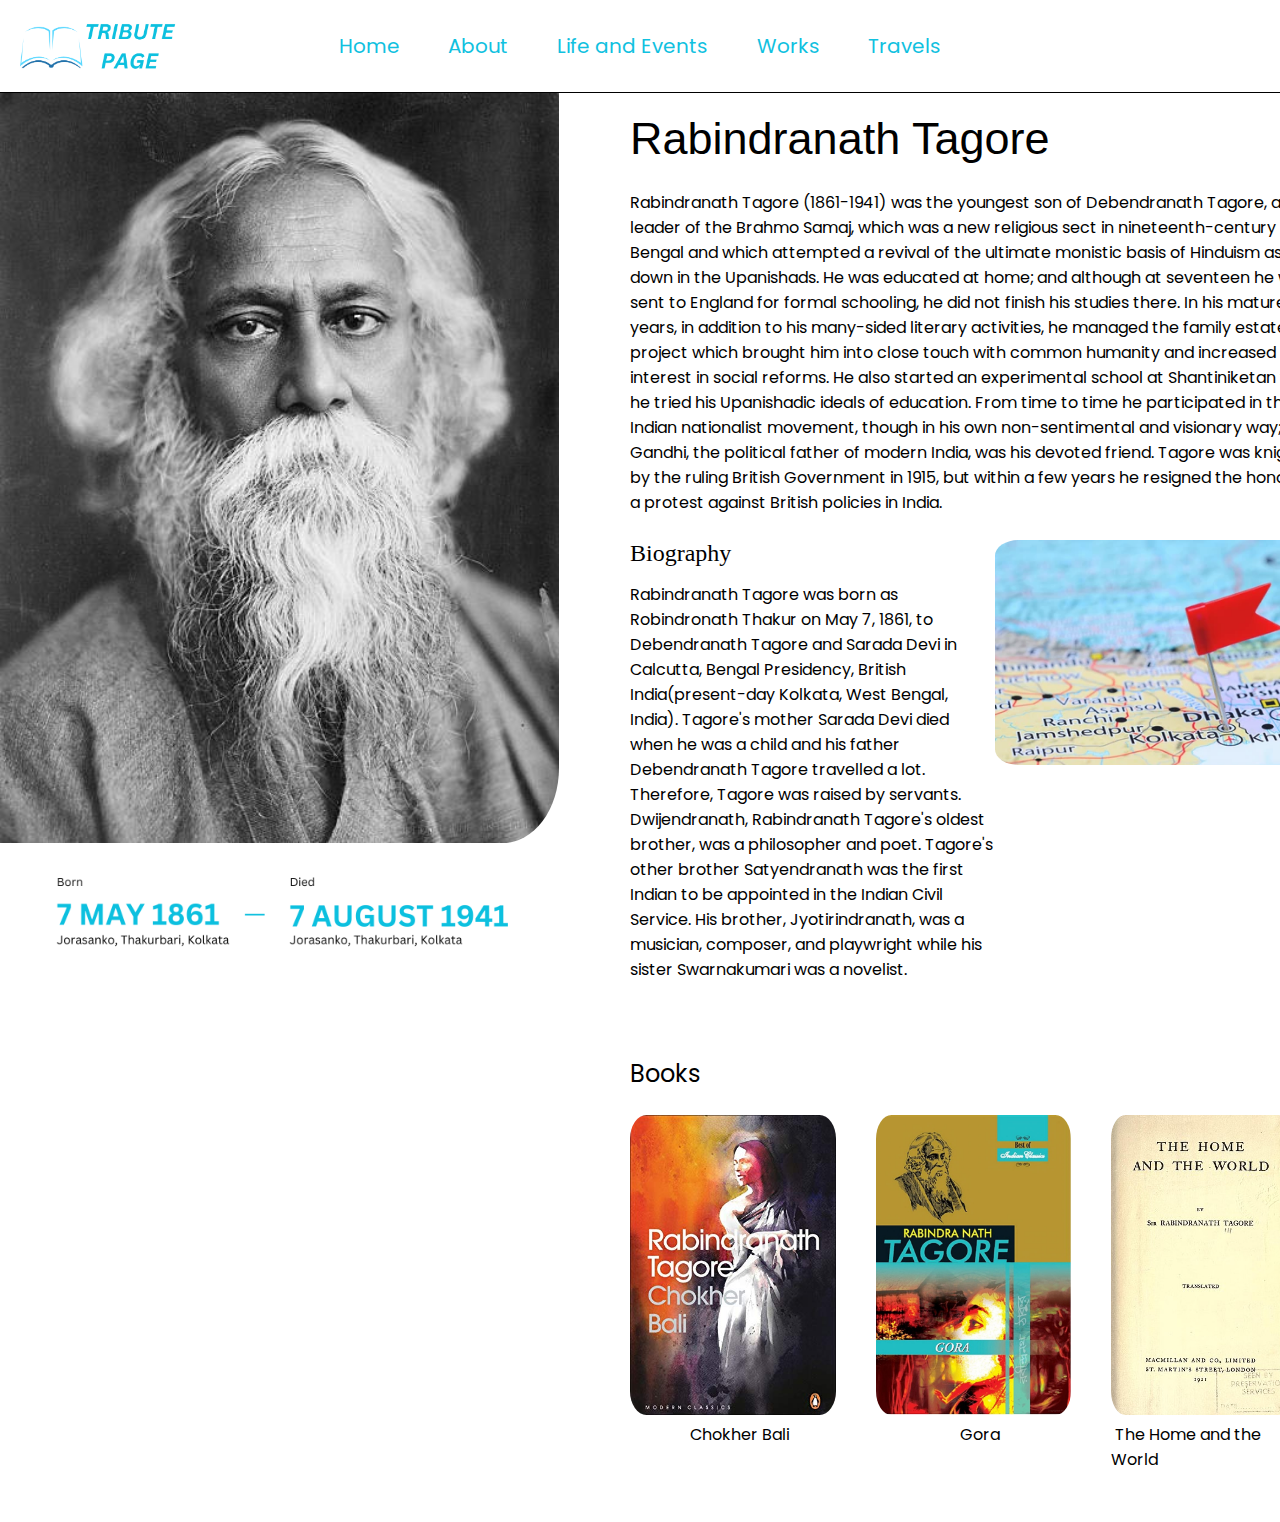
<file: rabindranath_tagore.html>
<!DOCTYPE html>
<html lang="en">

<head>
    <meta charset="UTF-8">
    <meta http-equiv="X-UA-Compatible" content="IE=edge">
    <meta name="viewport" content="width=device-width, initial-scale=1.0">
    <link rel="stylesheet" href="style.css">
    <title>Tribute Page</title>
</head>

<body>
    <header>
        <img src="Assets/TRIBUTE PAGE.png" alt="Tribute Page" id="logo">
        <div class="logo"></div>
        <div class="nav"><a href="/index.html">Home</a></div>
        <div class="nav"><a href="/rabindranath_tagore.html">About</a></div>
        <div class="nav"><a href="/life_and_events.html">Life and Events</a></div>
        <div class="nav"><a href="/works.html">Works</a></div>
        <div class="nav"><a href="/travels.html">Travels</a></div>
    </header>
    <div id="content">
        <div><img src="Assets/Rabindranath_Tagore.jpg" alt="RabindranathTagore" id="photograph">
            <img src="Assets/Born.png" alt="Birth and Death" id="birth">
        </div>
        <div id="info">
            <div id="heading">Rabindranath Tagore</div>
            Rabindranath Tagore (1861-1941) was the youngest son of Debendranath Tagore, a leader of the Brahmo Samaj,
            which was a new religious sect in nineteenth-century Bengal and which attempted a revival of the ultimate
            monistic basis of Hinduism as laid down in the Upanishads. He was educated at home; and although at
            seventeen he was sent to England for formal schooling, he did not finish his studies there. In his mature
            years, in addition to his many-sided literary activities, he managed the family estates, a project which
            brought him into close touch with common humanity and increased his interest in social reforms. He also
            started an experimental school at Shantiniketan where he tried his Upanishadic ideals of education. From
            time to time he participated in the Indian nationalist movement, though in his own non-sentimental and
            visionary way; and Gandhi, the political father of modern India, was his devoted friend. Tagore was knighted
            by the ruling British Government in 1915, but within a few years he resigned the honour as a protest against
            British policies in India.
            <br><br>
            <div id="bio_whole">
                <div id="biography">
                    <div id="bio">Biography</div>Rabindranath Tagore was born as Robindronath Thakur on May 7, 1861, to
                    Debendranath Tagore and Sarada Devi in Calcutta, Bengal Presidency, British India(present-day
                    Kolkata, West Bengal, India). Tagore's mother Sarada Devi died when he was a child and his father
                    Debendranath Tagore travelled a lot. Therefore, Tagore was raised by servants. Dwijendranath,
                    Rabindranath Tagore's oldest brother, was a philosopher and poet. Tagore's other brother
                    Satyendranath was the first Indian to be appointed in the Indian Civil Service. His brother,
                    Jyotirindranath, was a musician, composer, and playwright while his sister Swarnakumari was a
                    novelist.
                </div>
                <img src="Assets/kolkata.png" alt="Kolkata" class="birth_place">
            </div>
            <br><br>
            <p style="font-size: x-large;">Books</p>
            <div id="books">
                <div class="block">
                    <a href="https://en.wikipedia.org/wiki/Chokher_Bali_(novel)" target="_blank"><img
                            src="Assets/Chokher_Bali.jpg" alt="Chokher Bali" class="book_photos"></a><br>
                    &nbsp;&nbsp;&nbsp;&nbsp;&nbsp;&nbsp;&nbsp;&nbsp;&nbsp;&nbsp;&nbsp;&nbsp;&nbsp;&nbsp;&nbsp;Chokher
                    Bali
                </div>
                <div class="block">
                    <a href="https://en.wikipedia.org/wiki/Gora_(novel)" target="_blank"><img src="Assets/gora.jpg"
                            alt="Gora" class="book_photos"></a><br>
                    &nbsp;&nbsp;&nbsp;&nbsp;&nbsp;&nbsp;&nbsp;&nbsp;&nbsp;&nbsp;&nbsp;&nbsp;&nbsp;&nbsp;&nbsp;&nbsp;&nbsp;&nbsp;&nbsp;&nbsp;&nbsp;Gora
                </div>
                <div class="block">
                    <a href="https://en.wikipedia.org/wiki/The_Home_and_the_World" target="_blank"><img
                            src="Assets/The Home and the World.jpg" alt="The Home and the World"
                            class="book_photos"></a><br>
                    &nbsp;The Home and the World
                </div>
            </div>
        </div>
    </div>
</body>

</html>
</file>
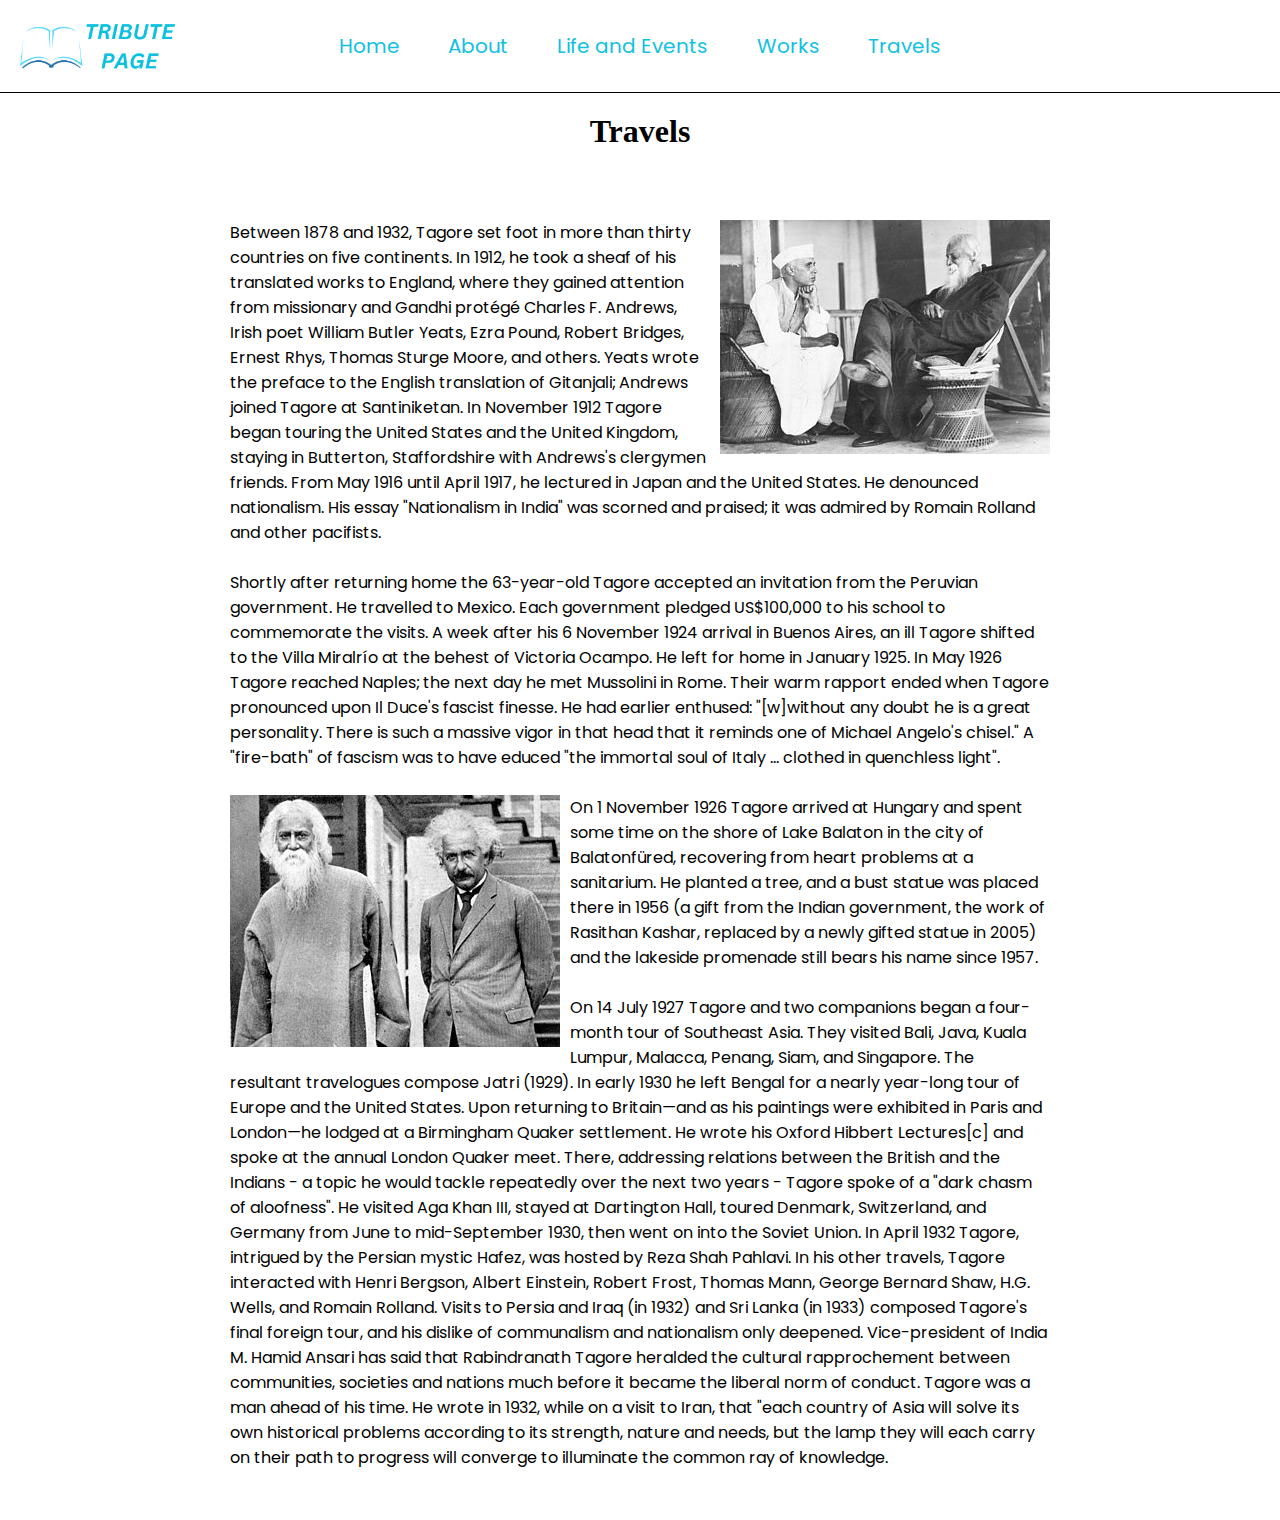
<file: travels.html>
<!DOCTYPE html>
<html lang="en">

<head>
    <meta charset="UTF-8">
    <meta http-equiv="X-UA-Compatible" content="IE=edge">
    <meta name="viewport" content="width=device-width, initial-scale=1.0">
    <link rel="stylesheet" href="style.css">
    <title>Tribute Page</title>
</head>

<body>
    <header>
        <img src="Assets/TRIBUTE PAGE.png" alt="Tribute Page" id="logo">
        <div class="logo"></div>
        <div class="nav"><a href="/index.html">Home</a></div>
        <div class="nav"><a href="/rabindranath_tagore.html">About</a></div>
        <div class="nav"><a href="/life_and_events.html">Life and Events</a></div>
        <div class="nav"><a href="/works.html">Works</a></div>
        <div class="nav"><a href="/travels.html">Travels</a></div>
    </header>
    <div class="sub_heading">Travels
</body>
</div>
<div class="sub_content"><br><br>
    <img src="/Assets/Jawaharlal_Nehru_and_Rabindranath_Tagore.jpg" alt="Rabindranath Tagore" class="sub_images_right">
    Between 1878 and 1932, Tagore set foot in more than thirty countries on five continents. In 1912, he took a sheaf of
    his translated works to England, where they gained attention from missionary and Gandhi protégé Charles F. Andrews,
    Irish poet William Butler Yeats, Ezra Pound, Robert Bridges, Ernest Rhys, Thomas Sturge Moore, and others. Yeats
    wrote the preface to the English translation of Gitanjali; Andrews joined Tagore at Santiniketan. In November 1912
    Tagore began touring the United States and the United Kingdom, staying in Butterton, Staffordshire with Andrews's
    clergymen friends. From May 1916 until April 1917, he lectured in Japan and the United States. He denounced
    nationalism. His essay "Nationalism in India" was scorned and praised; it was admired by Romain Rolland and other
    pacifists. <br><br>
    Shortly after returning home the 63-year-old Tagore accepted an invitation from the Peruvian government. He
    travelled to Mexico. Each government pledged US$100,000 to his school to commemorate the visits. A week after his 6
    November 1924 arrival in Buenos Aires, an ill Tagore shifted to the Villa Miralrío at the behest of Victoria Ocampo.
    He left for home in January 1925. In May 1926 Tagore reached Naples; the next day he met Mussolini in Rome. Their
    warm rapport ended when Tagore pronounced upon Il Duce's fascist finesse. He had earlier enthused: "[w]without any
    doubt he is a great personality. There is such a massive vigor in that head that it reminds one of Michael Angelo's
    chisel." A "fire-bath" of fascism was to have educed "the immortal soul of Italy ... clothed in quenchless light".
    <br><br>
    <img src="/Assets/Rabindranath_with_Einstein.jpg" alt="Rabindranath Tagore" class="sub_images_left">
    On 1 November 1926 Tagore arrived at Hungary and spent some time on the shore of Lake Balaton in the city of
    Balatonfüred, recovering from heart problems at a sanitarium. He planted a tree, and a bust statue was placed there
    in 1956 (a gift from the Indian government, the work of Rasithan Kashar, replaced by a newly gifted statue in 2005)
    and the lakeside promenade still bears his name since 1957. <br><br>
    On 14 July 1927 Tagore and two companions began a four-month tour of Southeast Asia. They visited Bali, Java, Kuala
    Lumpur, Malacca, Penang, Siam, and Singapore. The resultant travelogues compose Jatri (1929). In early 1930 he left
    Bengal for a nearly year-long tour of Europe and the United States. Upon returning to Britain—and as his paintings
    were exhibited in Paris and London—he lodged at a Birmingham Quaker settlement. He wrote his Oxford Hibbert
    Lectures[c] and spoke at the annual London Quaker meet. There, addressing relations between the British and the
    Indians - a topic he would tackle repeatedly over the next two years - Tagore spoke of a "dark chasm of aloofness".
    He visited Aga Khan III, stayed at Dartington Hall, toured Denmark, Switzerland, and Germany from June to
    mid-September 1930, then went on into the Soviet Union. In April 1932 Tagore, intrigued by the Persian mystic Hafez,
    was hosted by Reza Shah Pahlavi. In his other travels, Tagore interacted with Henri Bergson, Albert Einstein, Robert
    Frost, Thomas Mann, George Bernard Shaw, H.G. Wells, and Romain Rolland. Visits to Persia and Iraq (in 1932) and Sri
    Lanka (in 1933) composed Tagore's final foreign tour, and his dislike of communalism and nationalism only deepened.
    Vice-president of India M. Hamid Ansari has said that Rabindranath Tagore heralded the cultural rapprochement
    between communities, societies and nations much before it became the liberal norm of conduct. Tagore was a man ahead
    of his time. He wrote in 1932, while on a visit to Iran, that "each country of Asia will solve its own historical
    problems according to its strength, nature and needs, but the lamp they will each carry on their path to progress
    will converge to illuminate the common ray of knowledge.
</div>
</body>

</html>
</file>
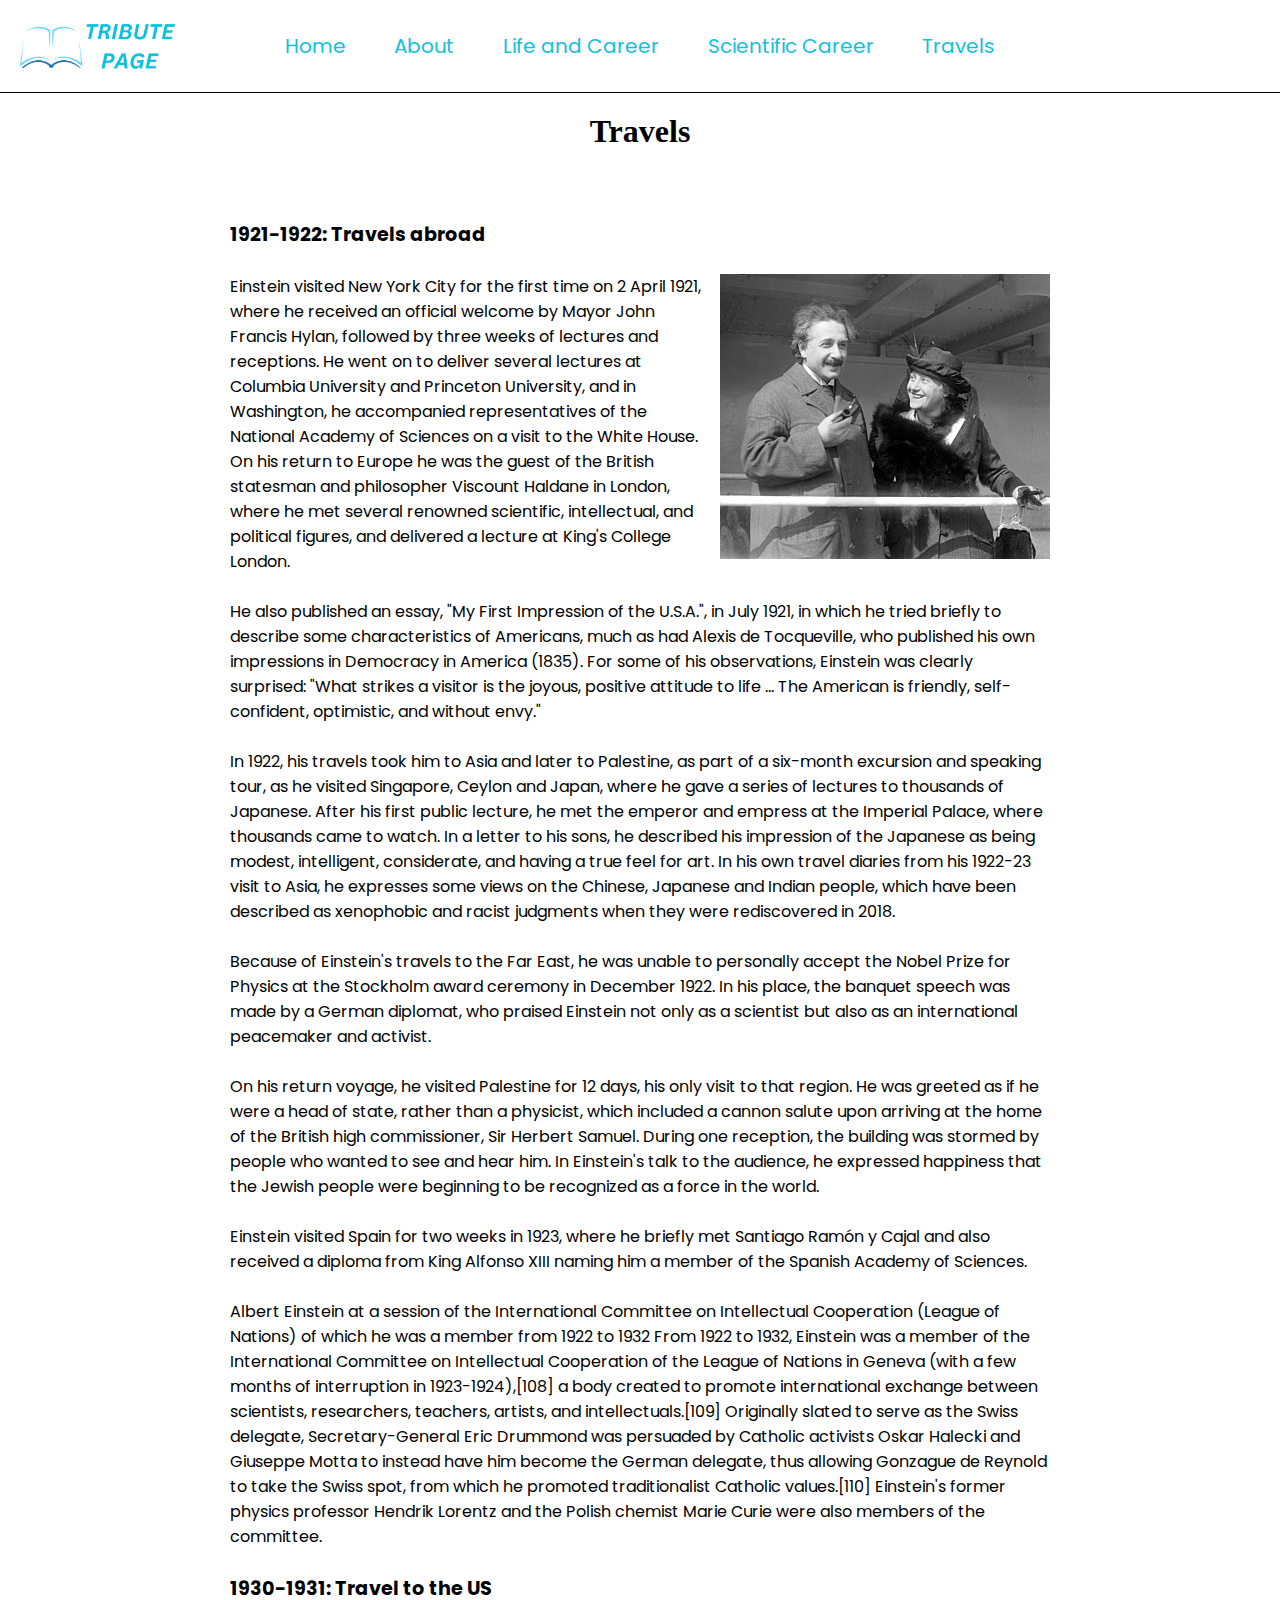
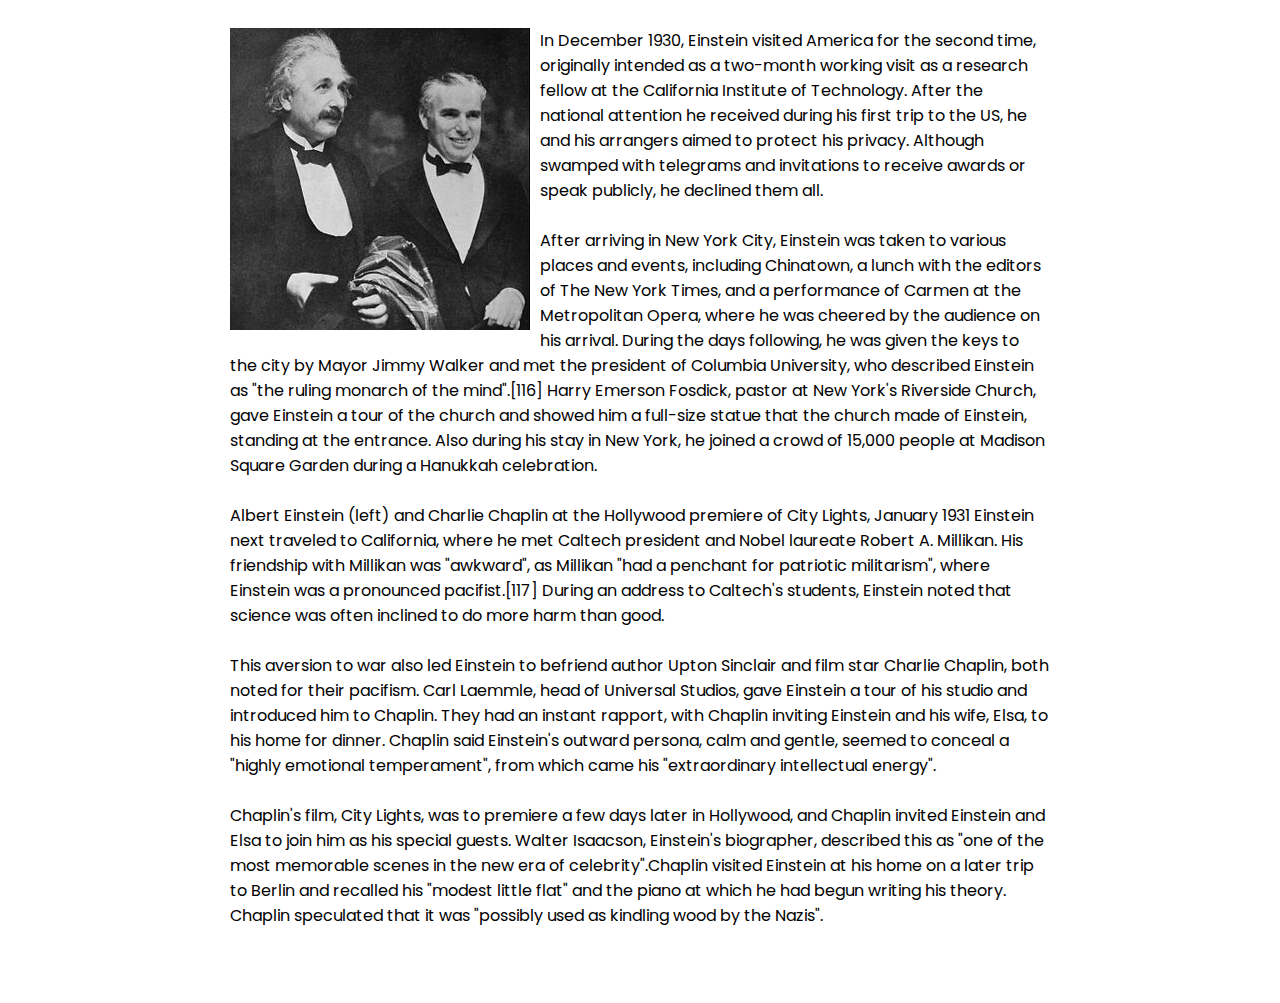
<file: travels_albert.html>
<!DOCTYPE html>
<html lang="en">

<head>
    <meta charset="UTF-8">
    <meta http-equiv="X-UA-Compatible" content="IE=edge">
    <meta name="viewport" content="width=device-width, initial-scale=1.0">
    <link rel="stylesheet" href="style.css">
    <title>Tribute Page</title>
</head>

<body>
    <header>
        <img src="Assets/TRIBUTE PAGE.png" alt="Tribute Page" id="logo">
        <div class="logo"></div>
        <div class="nav"><a href="/index.html">Home</a></div>
        <div class="nav"><a href="/albert_einstein.html">About</a></div>
        <div class="nav"><a href="/life_and_events_albert.html">Life and Career</a></div>
        <div class="nav"><a href="/works_albert.html">Scientific Career</a></div>
        <div class="nav"><a href="/travels_albert.html">Travels</a></div>
    </header>
    <div class="sub_heading">Travels
</body>
</div>
<div class="sub_content"><br><br>
    <b style="font-size:larger">1921-1922: Travels abroad</b><br><br>
    <img src="/Assets/Einstein_Albert_travels1.jpg" alt="Rabindranath Tagore" class="sub_images_right">
    Einstein visited New York City for the first time on 2 April 1921, where he received an official welcome by Mayor
    John Francis Hylan, followed by three weeks of lectures and receptions. He went on to deliver several lectures at
    Columbia University and Princeton University, and in Washington, he accompanied representatives of the National
    Academy of Sciences on a visit to the White House. On his return to Europe he was the guest of the British statesman
    and philosopher Viscount Haldane in London, where he met several renowned scientific, intellectual, and political
    figures, and delivered a lecture at King's College London. <br><br>

    He also published an essay, "My First Impression of the U.S.A.", in July 1921, in which he tried briefly to describe
    some characteristics of Americans, much as had Alexis de Tocqueville, who published his own impressions in Democracy
    in America (1835). For some of his observations, Einstein was clearly surprised: "What strikes a visitor is the
    joyous, positive attitude to life ... The American is friendly, self-confident, optimistic, and without envy."
    <br><br>

    In 1922, his travels took him to Asia and later to Palestine, as part of a six-month excursion and speaking tour, as
    he visited Singapore, Ceylon and Japan, where he gave a series of lectures to thousands of Japanese. After his first
    public lecture, he met the emperor and empress at the Imperial Palace, where thousands came to watch. In a letter to
    his sons, he described his impression of the Japanese as being modest, intelligent, considerate, and having a true
    feel for art. In his own travel diaries from his 1922-23 visit to Asia, he expresses some views on the Chinese,
    Japanese and Indian people, which have been described as xenophobic and racist judgments when they were rediscovered
    in 2018. <br><br>

    Because of Einstein's travels to the Far East, he was unable to personally accept the Nobel Prize for Physics at the
    Stockholm award ceremony in December 1922. In his place, the banquet speech was made by a German diplomat, who
    praised Einstein not only as a scientist but also as an international peacemaker and activist. <br><br>

    On his return voyage, he visited Palestine for 12 days, his only visit to that region. He was greeted as if he were
    a head of state, rather than a physicist, which included a cannon salute upon arriving at the home of the British
    high commissioner, Sir Herbert Samuel. During one reception, the building was stormed by people who wanted to see
    and hear him. In Einstein's talk to the audience, he expressed happiness that the Jewish people were beginning to be
    recognized as a force in the world. <br><br>

    Einstein visited Spain for two weeks in 1923, where he briefly met Santiago Ramón y Cajal and also received a
    diploma from King Alfonso XIII naming him a member of the Spanish Academy of Sciences. <br><br>


    Albert Einstein at a session of the International Committee on Intellectual Cooperation (League of Nations) of which
    he was a member from 1922 to 1932
    From 1922 to 1932, Einstein was a member of the International Committee on Intellectual Cooperation of the League of
    Nations in Geneva (with a few months of interruption in 1923-1924),[108] a body created to promote international
    exchange between scientists, researchers, teachers, artists, and intellectuals.[109] Originally slated to serve as
    the Swiss delegate, Secretary-General Eric Drummond was persuaded by Catholic activists Oskar Halecki and Giuseppe
    Motta to instead have him become the German delegate, thus allowing Gonzague de Reynold to take the Swiss spot, from
    which he promoted traditionalist Catholic values.[110] Einstein's former physics professor Hendrik Lorentz and the
    Polish chemist Marie Curie were also members of the committee.<br><br>
    <b style="font-size:larger">1930-1931: Travel to the US</b><br><br>

    <img src="/Assets/Einstein_Albert_travels2.jpg" alt="Rabindranath Tagore" class="sub_images_left">
    In December 1930, Einstein visited America for the second time, originally intended as a two-month working visit as
    a research fellow at the California Institute of Technology. After the national attention he received during his
    first trip to the US, he and his arrangers aimed to protect his privacy. Although swamped with telegrams and
    invitations to receive awards or speak publicly, he declined them all. <br><br>

    After arriving in New York City, Einstein was taken to various places and events, including Chinatown, a lunch with
    the editors of The New York Times, and a performance of Carmen at the Metropolitan Opera, where he was cheered by
    the audience on his arrival. During the days following, he was given the keys to the city by Mayor Jimmy Walker and
    met the president of Columbia University, who described Einstein as "the ruling monarch of the mind".[116] Harry
    Emerson Fosdick, pastor at New York's Riverside Church, gave Einstein a tour of the church and showed him a
    full-size statue that the church made of Einstein, standing at the entrance. Also during his stay in New York, he
    joined a crowd of 15,000 people at Madison Square Garden during a Hanukkah celebration. <br><br>

    Albert Einstein (left) and Charlie Chaplin at the Hollywood premiere of City Lights, January 1931
    Einstein next traveled to California, where he met Caltech president and Nobel laureate Robert A. Millikan. His
    friendship with Millikan was "awkward", as Millikan "had a penchant for patriotic militarism", where Einstein was a
    pronounced pacifist.[117] During an address to Caltech's students, Einstein noted that science was often inclined to
    do more harm than good. <br><br>

    This aversion to war also led Einstein to befriend author Upton Sinclair and film star Charlie Chaplin, both noted
    for their pacifism. Carl Laemmle, head of Universal Studios, gave Einstein a tour of his studio and introduced him
    to Chaplin. They had an instant rapport, with Chaplin inviting Einstein and his wife, Elsa, to his home for dinner.
    Chaplin said Einstein's outward persona, calm and gentle, seemed to conceal a "highly emotional temperament", from
    which came his "extraordinary intellectual energy". <br><br>

    Chaplin's film, City Lights, was to premiere a few days later in Hollywood, and Chaplin invited Einstein and Elsa to
    join him as his special guests. Walter Isaacson, Einstein's biographer, described this as "one of the most memorable
    scenes in the new era of celebrity".Chaplin visited Einstein at his home on a later trip to Berlin and recalled his
    "modest little flat" and the piano at which he had begun writing his theory. Chaplin speculated that it was
    "possibly used as kindling wood by the Nazis". <br><br>
</div>
</body>

</html>
</file>
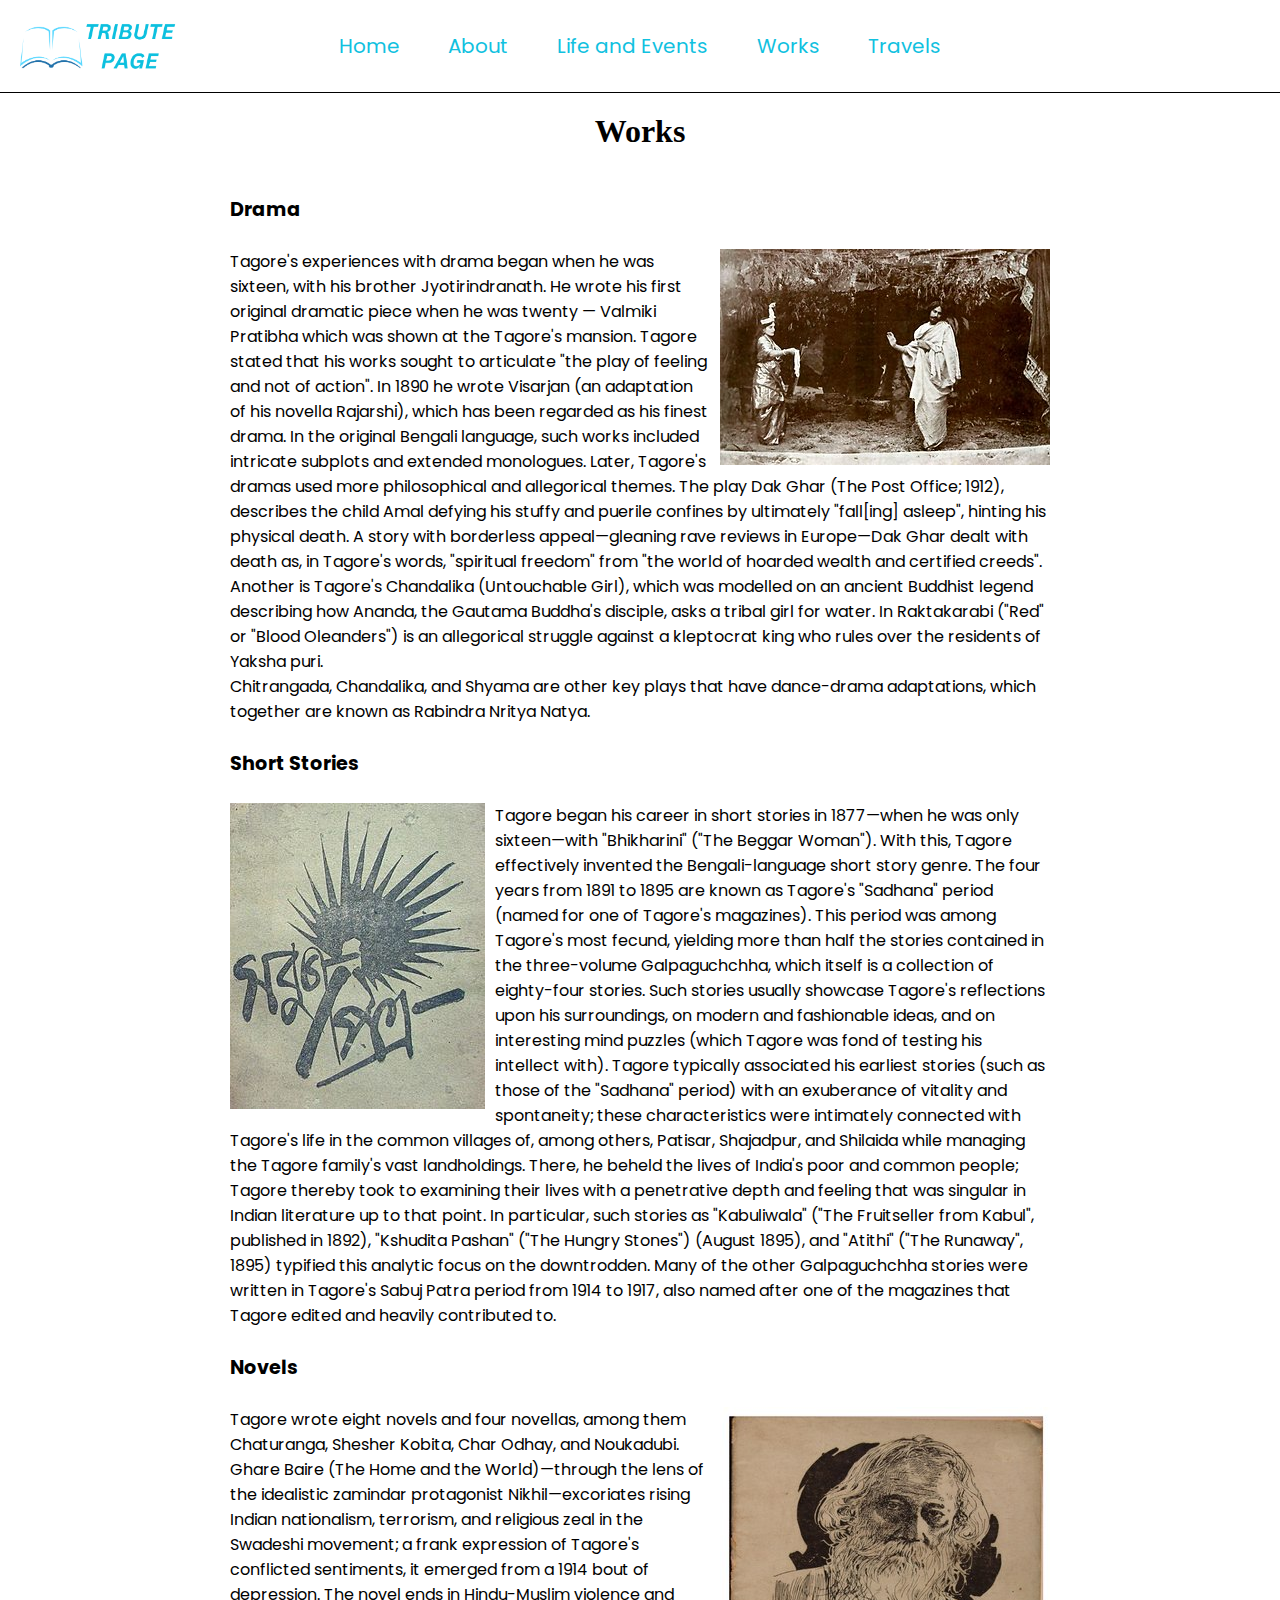
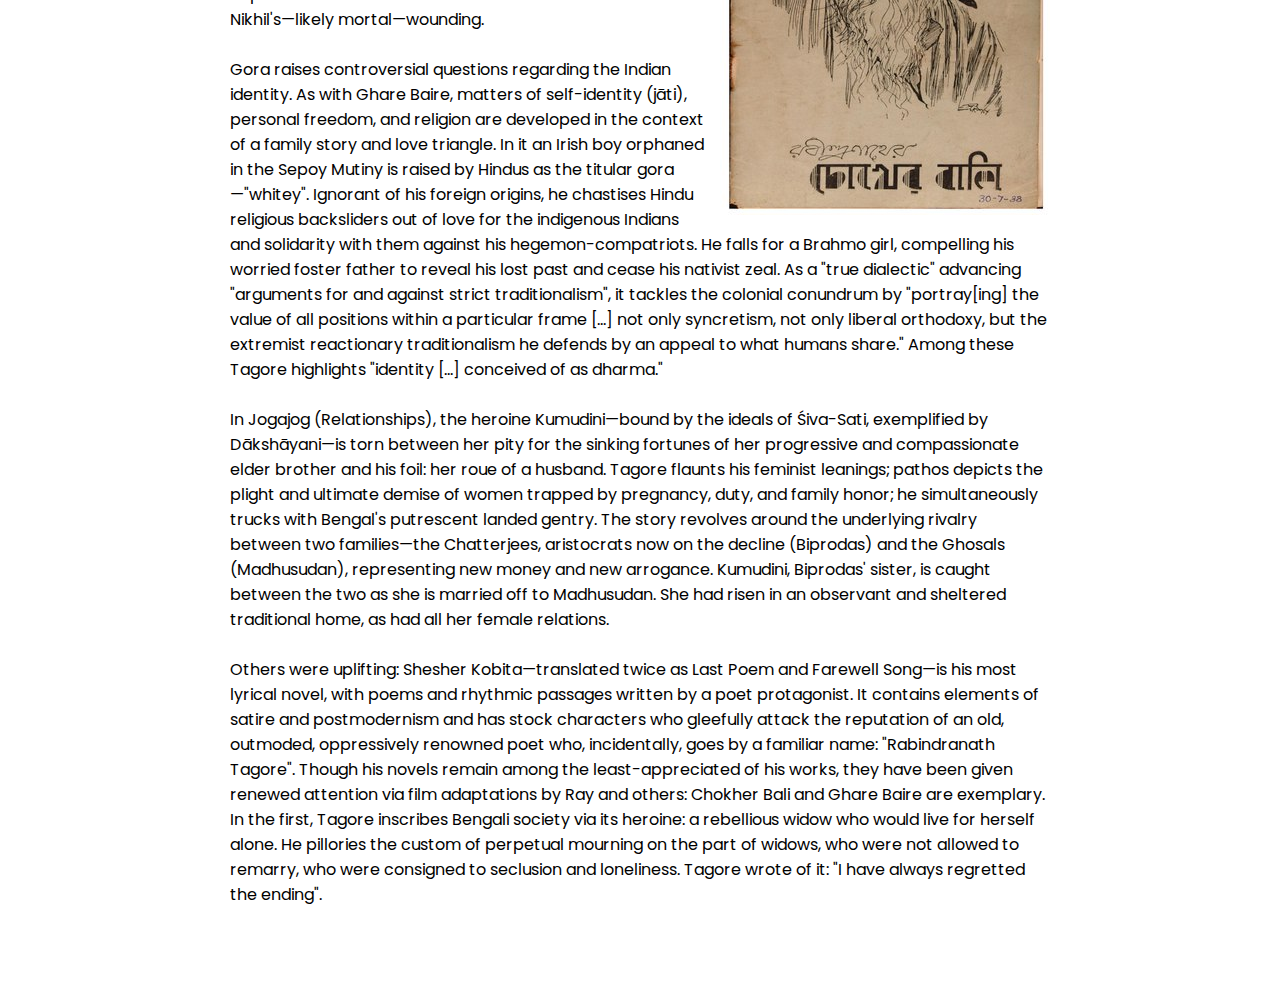
<file: works.html>
<!DOCTYPE html>
<html lang="en">

<head>
    <meta charset="UTF-8">
    <meta http-equiv="X-UA-Compatible" content="IE=edge">
    <meta name="viewport" content="width=device-width, initial-scale=1.0">
    <link rel="stylesheet" href="style.css">
    <title>Tribute Page</title>
</head>

<body>
    <header>
        <img src="Assets/TRIBUTE PAGE.png" alt="Tribute Page" id="logo">
        <div class="logo"></div>
        <div class="nav"><a href="/index.html">Home</a></div>
        <div class="nav"><a href="/rabindranath_tagore.html">About</a></div>
        <div class="nav"><a href="/life_and_events.html">Life and Events</a></div>
        <div class="nav"><a href="/works.html">Works</a></div>
        <div class="nav"><a href="/travels.html">Travels</a></div>
    </header>
    <div class="sub_heading">Works
</body>
</div>
<div class="sub_content"><br>
    <b style="font-size:larger">Drama</b><br><br>
    <img src="/Assets/Drama.jpg" alt="Rabindranath Tagore" class="sub_images_right">
    Tagore's experiences with drama began when he was sixteen, with his brother Jyotirindranath. He wrote his first
    original dramatic piece when he was twenty — Valmiki Pratibha which was shown at the Tagore's mansion. Tagore stated
    that his works sought to articulate "the play of feeling and not of action". In 1890 he wrote Visarjan (an
    adaptation of his novella Rajarshi), which has been regarded as his finest drama. In the original Bengali language,
    such works included intricate subplots and extended monologues. Later, Tagore's dramas used more philosophical and
    allegorical themes. The play Dak Ghar (The Post Office; 1912), describes the child Amal defying his stuffy and
    puerile confines by ultimately "fall[ing] asleep", hinting his physical death. A story with borderless
    appeal—gleaning rave reviews in Europe—Dak Ghar dealt with death as, in Tagore's words, "spiritual freedom" from
    "the world of hoarded wealth and certified creeds". Another is Tagore's Chandalika (Untouchable Girl), which was
    modelled on an ancient Buddhist legend describing how Ananda, the Gautama Buddha's disciple, asks a tribal girl for
    water. In Raktakarabi ("Red" or "Blood Oleanders") is an allegorical struggle against a kleptocrat king who rules
    over the residents of Yaksha puri.
    <br>
    Chitrangada, Chandalika, and Shyama are other key plays that have dance-drama adaptations, which together are known
    as Rabindra Nritya Natya. <br><br>
    <b style="font-size:larger">Short Stories</b><br><br>
    <img src="/Assets/Short Stories.jpg" alt="Rabindranath Tagore" class="sub_images_left">
    Tagore began his career in short stories in 1877—when he was only sixteen—with "Bhikharini" ("The Beggar Woman").
    With this, Tagore effectively invented the Bengali-language short story genre. The four years from 1891 to 1895 are
    known as Tagore's "Sadhana" period (named for one of Tagore's magazines). This period was among Tagore's most
    fecund, yielding more than half the stories contained in the three-volume Galpaguchchha, which itself is a
    collection of eighty-four stories. Such stories usually showcase Tagore's reflections upon his surroundings, on
    modern and fashionable ideas, and on interesting mind puzzles (which Tagore was fond of testing his intellect with).
    Tagore typically associated his earliest stories (such as those of the "Sadhana" period) with an exuberance of
    vitality and spontaneity; these characteristics were intimately connected with Tagore's life in the common villages
    of, among others, Patisar, Shajadpur, and Shilaida while managing the Tagore family's vast landholdings. There, he
    beheld the lives of India's poor and common people; Tagore thereby took to examining their lives with a penetrative
    depth and feeling that was singular in Indian literature up to that point. In particular, such stories as
    "Kabuliwala" ("The Fruitseller from Kabul", published in 1892), "Kshudita Pashan" ("The Hungry Stones") (August
    1895), and "Atithi" ("The Runaway", 1895) typified this analytic focus on the downtrodden. Many of the other
    Galpaguchchha stories were written in Tagore's Sabuj Patra period from 1914 to 1917, also named after one of the
    magazines that Tagore edited and heavily contributed to. <br><br>
    <b style="font-size:larger">Novels</b><br><br>
    <img src="/Assets/Novel.jpg" alt="Rabindranath_Tagore" class="sub_images_right">
    Tagore wrote eight novels and four novellas, among them Chaturanga, Shesher Kobita, Char Odhay, and Noukadubi. Ghare
    Baire (The Home and the World)—through the lens of the idealistic zamindar protagonist Nikhil—excoriates rising
    Indian nationalism, terrorism, and religious zeal in the Swadeshi movement; a frank expression of Tagore's
    conflicted sentiments, it emerged from a 1914 bout of depression. The novel ends in Hindu-Muslim violence and
    Nikhil's—likely mortal—wounding. <br><br>

    Gora raises controversial questions regarding the Indian identity. As with Ghare Baire, matters of self-identity
    (jāti), personal freedom, and religion are developed in the context of a family story and love triangle. In it an
    Irish boy orphaned in the Sepoy Mutiny is raised by Hindus as the titular gora—"whitey". Ignorant of his foreign
    origins, he chastises Hindu religious backsliders out of love for the indigenous Indians and solidarity with them
    against his hegemon-compatriots. He falls for a Brahmo girl, compelling his worried foster father to reveal his lost
    past and cease his nativist zeal. As a "true dialectic" advancing "arguments for and against strict traditionalism",
    it tackles the colonial conundrum by "portray[ing] the value of all positions within a particular frame [...] not
    only syncretism, not only liberal orthodoxy, but the extremist reactionary traditionalism he defends by an appeal to
    what humans share." Among these Tagore highlights "identity [...] conceived of as dharma." <br><br>

    In Jogajog (Relationships), the heroine Kumudini—bound by the ideals of Śiva-Sati, exemplified by Dākshāyani—is torn
    between her pity for the sinking fortunes of her progressive and compassionate elder brother and his foil: her roue
    of a husband. Tagore flaunts his feminist leanings; pathos depicts the plight and ultimate demise of women trapped
    by pregnancy, duty, and family honor; he simultaneously trucks with Bengal's putrescent landed gentry. The story
    revolves around the underlying rivalry between two families—the Chatterjees, aristocrats now on the decline
    (Biprodas) and the Ghosals (Madhusudan), representing new money and new arrogance. Kumudini, Biprodas' sister, is
    caught between the two as she is married off to Madhusudan. She had risen in an observant and sheltered traditional
    home, as had all her female relations. <br><br>

    Others were uplifting: Shesher Kobita—translated twice as Last Poem and Farewell Song—is his most lyrical novel,
    with poems and rhythmic passages written by a poet protagonist. It contains elements of satire and postmodernism and
    has stock characters who gleefully attack the reputation of an old, outmoded, oppressively renowned poet who,
    incidentally, goes by a familiar name: "Rabindranath Tagore". Though his novels remain among the least-appreciated
    of his works, they have been given renewed attention via film adaptations by Ray and others: Chokher Bali and Ghare
    Baire are exemplary. In the first, Tagore inscribes Bengali society via its heroine: a rebellious widow who would
    live for herself alone. He pillories the custom of perpetual mourning on the part of widows, who were not allowed to
    remarry, who were consigned to seclusion and loneliness. Tagore wrote of it: "I have always regretted the ending".
    <br><br>


</div>
</body>

</html>
</file>
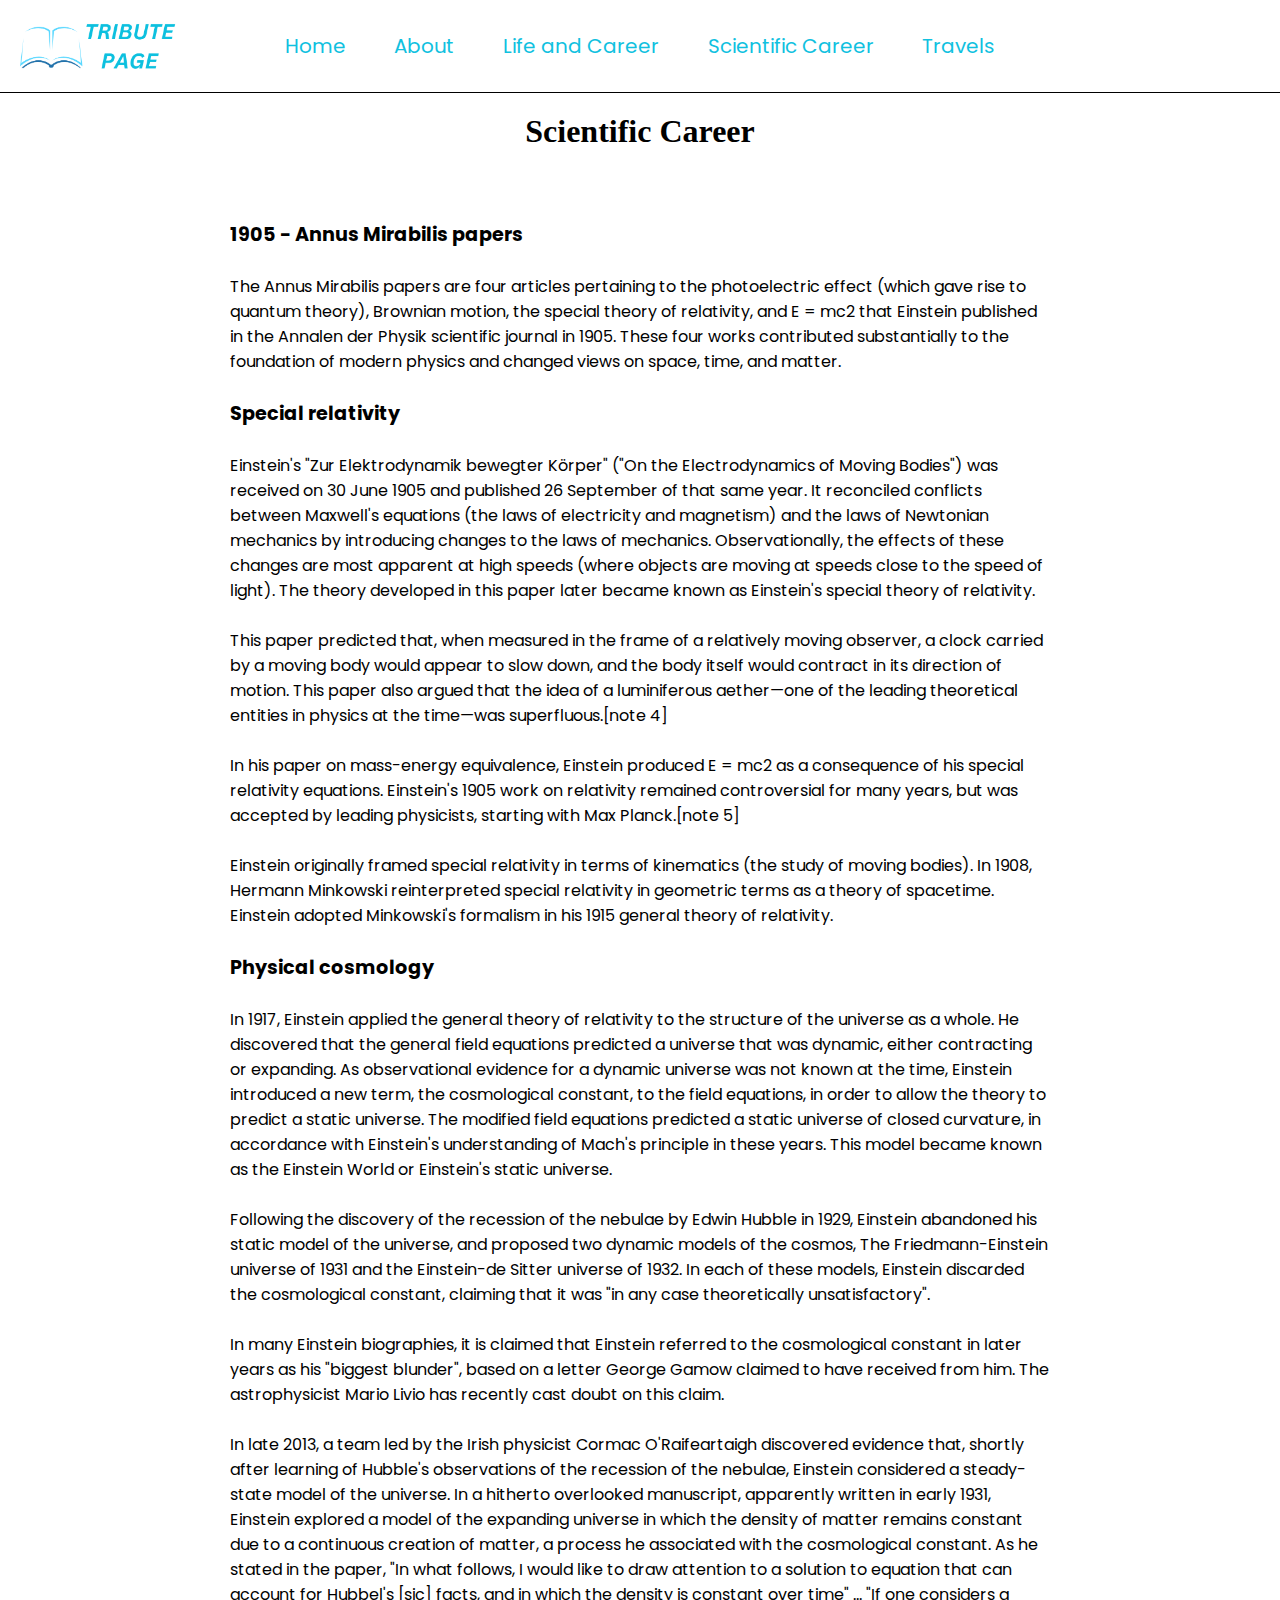
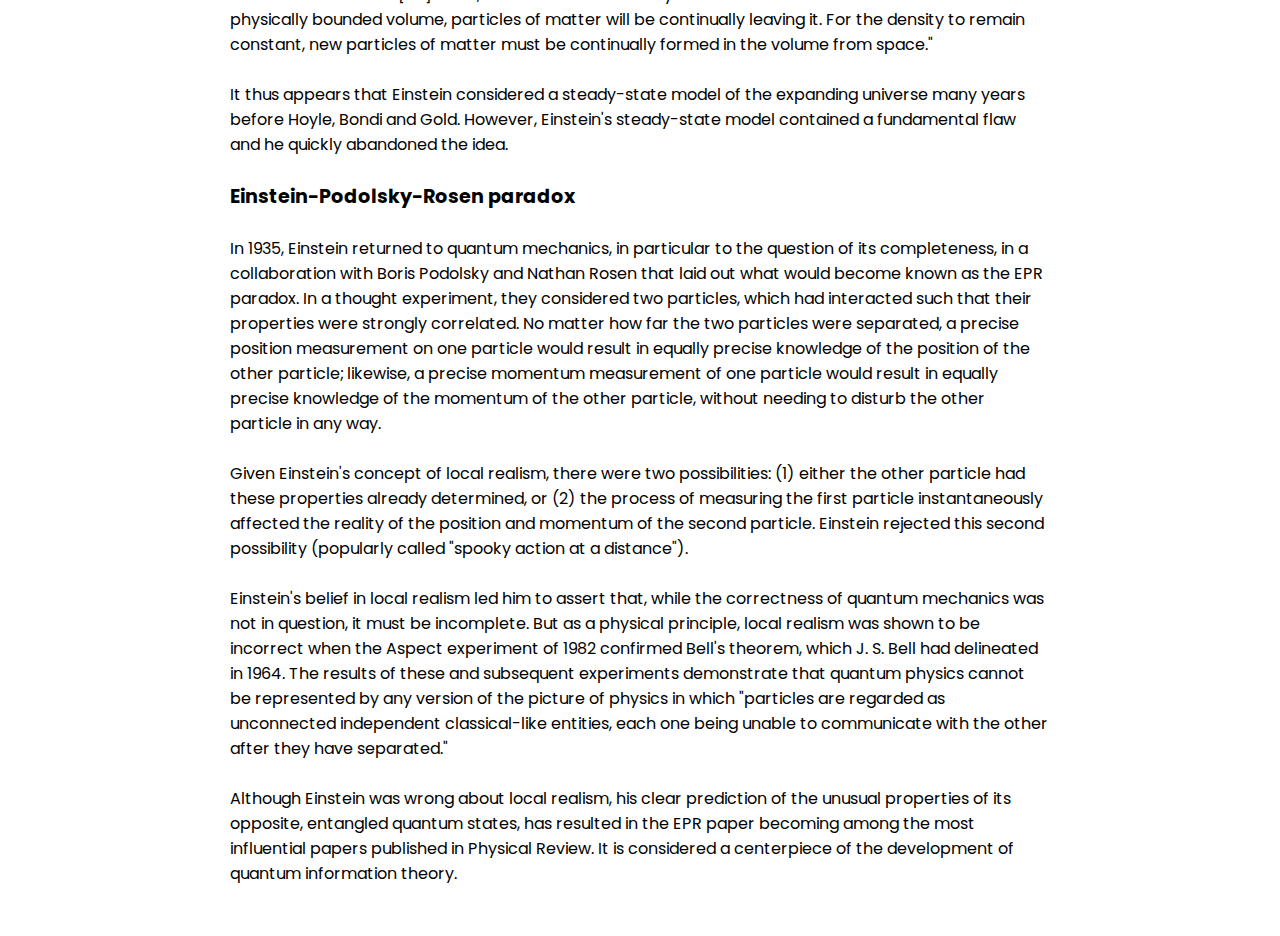
<file: works_albert.html>
<!DOCTYPE html>
<html lang="en">

<head>
    <meta charset="UTF-8">
    <meta http-equiv="X-UA-Compatible" content="IE=edge">
    <meta name="viewport" content="width=device-width, initial-scale=1.0">
    <link rel="stylesheet" href="style.css">
    <title>Tribute Page</title>
</head>

<body>
    <header>
        <img src="Assets/TRIBUTE PAGE.png" alt="Tribute Page" id="logo">
        <div class="logo"></div>
        <div class="nav"><a href="/index.html">Home</a></div>
        <div class="nav"><a href="/albert_einstein.html">About</a></div>
        <div class="nav"><a href="/life_and_events_albert.html">Life and Career</a></div>
        <div class="nav"><a href="/works_albert.html">Scientific Career</a></div>
        <div class="nav"><a href="/travels_albert.html">Travels</a></div>
    </header>
    <div class="sub_heading">Scientific Career
</body>
</div>
<div class="sub_content"><br><br>
    <b style="font-size:larger">1905 - Annus Mirabilis papers</b><br><br>
    The Annus Mirabilis papers are four articles pertaining to the photoelectric effect (which gave rise to quantum
    theory), Brownian motion, the special theory of relativity, and E = mc2 that Einstein published in the Annalen der
    Physik scientific journal in 1905. These four works contributed substantially to the foundation of modern physics
    and changed views on space, time, and matter.
    <br><br>
    <b style="font-size:larger">Special relativity</b><br><br>
    Einstein's "Zur Elektrodynamik bewegter Körper" ("On the Electrodynamics of Moving Bodies") was received on 30 June
    1905 and published 26 September of that same year. It reconciled conflicts between Maxwell's equations (the laws of
    electricity and magnetism) and the laws of Newtonian mechanics by introducing changes to the laws of mechanics.
    Observationally, the effects of these changes are most apparent at high speeds (where objects are moving at speeds
    close to the speed of light). The theory developed in this paper later became known as Einstein's special theory of
    relativity. <br><br>

    This paper predicted that, when measured in the frame of a relatively moving observer, a clock carried by a moving
    body would appear to slow down, and the body itself would contract in its direction of motion. This paper also
    argued that the idea of a luminiferous aether—one of the leading theoretical entities in physics at the time—was
    superfluous.[note 4] <br><br>

    In his paper on mass-energy equivalence, Einstein produced E = mc2 as a consequence of his special relativity
    equations. Einstein's 1905 work on relativity remained controversial for many years, but was accepted by leading
    physicists, starting with Max Planck.[note 5] <br><br>

    Einstein originally framed special relativity in terms of kinematics (the study of moving bodies). In 1908, Hermann
    Minkowski reinterpreted special relativity in geometric terms as a theory of spacetime. Einstein adopted Minkowski's
    formalism in his 1915 general theory of relativity. <br><br>
    <b style="font-size:larger">Physical cosmology</b><br><br>
    In 1917, Einstein applied the general theory of relativity to the structure of the universe as a whole. He
    discovered that the general field equations predicted a universe that was dynamic, either contracting or expanding.
    As observational evidence for a dynamic universe was not known at the time, Einstein introduced a new term, the
    cosmological constant, to the field equations, in order to allow the theory to predict a static universe. The
    modified field equations predicted a static universe of closed curvature, in accordance with Einstein's
    understanding of Mach's principle in these years. This model became known as the Einstein World or Einstein's static
    universe. <br><br>

    Following the discovery of the recession of the nebulae by Edwin Hubble in 1929, Einstein abandoned his static model
    of the universe, and proposed two dynamic models of the cosmos, The Friedmann-Einstein universe of 1931 and the
    Einstein-de Sitter universe of 1932. In each of these models, Einstein discarded the cosmological constant, claiming
    that it was "in any case theoretically unsatisfactory". <br><br>

    In many Einstein biographies, it is claimed that Einstein referred to the cosmological constant in later years as
    his "biggest blunder", based on a letter George Gamow claimed to have received from him. The astrophysicist Mario
    Livio has recently cast doubt on this claim. <br><br>

    In late 2013, a team led by the Irish physicist Cormac O'Raifeartaigh discovered evidence that, shortly after
    learning of Hubble's observations of the recession of the nebulae, Einstein considered a steady-state model of the
    universe. In a hitherto overlooked manuscript, apparently written in early 1931, Einstein explored a model of the
    expanding universe in which the density of matter remains constant due to a continuous creation of matter, a process
    he associated with the cosmological constant. As he stated in the paper, "In what follows, I would like to draw
    attention to a solution to equation that can account for Hubbel's [sic] facts, and in which the density is constant
    over time" ... "If one considers a physically bounded volume, particles of matter will be continually leaving it.
    For the density to remain constant, new particles of matter must be continually formed in the volume from space."
    <br><br>

    It thus appears that Einstein considered a steady-state model of the expanding universe many years before Hoyle,
    Bondi and Gold. However, Einstein's steady-state model contained a fundamental flaw and he quickly abandoned the
    idea. <br><br>

    <b style="font-size:larger">Einstein-Podolsky-Rosen paradox</b><br><br>
    In 1935, Einstein returned to quantum mechanics, in particular to the question of its completeness, in a
    collaboration with Boris Podolsky and Nathan Rosen that laid out what would become known as the EPR paradox. In a
    thought experiment, they considered two particles, which had interacted such that their properties were strongly
    correlated. No matter how far the two particles were separated, a precise position measurement on one particle would
    result in equally precise knowledge of the position of the other particle; likewise, a precise momentum measurement
    of one particle would result in equally precise knowledge of the momentum of the other particle, without needing to
    disturb the other particle in any way. <br><br>

    Given Einstein's concept of local realism, there were two possibilities: (1) either the other particle had these
    properties already determined, or (2) the process of measuring the first particle instantaneously affected the
    reality of the position and momentum of the second particle. Einstein rejected this second possibility (popularly
    called "spooky action at a distance"). <br><br>

    Einstein's belief in local realism led him to assert that, while the correctness of quantum mechanics was not in
    question, it must be incomplete. But as a physical principle, local realism was shown to be incorrect when the
    Aspect experiment of 1982 confirmed Bell's theorem, which J. S. Bell had delineated in 1964. The results of these
    and subsequent experiments demonstrate that quantum physics cannot be represented by any version of the picture of
    physics in which "particles are regarded as unconnected independent classical-like entities, each one being unable
    to communicate with the other after they have separated." <br><br>

    Although Einstein was wrong about local realism, his clear prediction of the unusual properties of its opposite,
    entangled quantum states, has resulted in the EPR paper becoming among the most influential papers published in
    Physical Review. It is considered a centerpiece of the development of quantum information theory.

</div>
</body>

</html>
</file>
<file: style.css>
@import url("https://fonts.googleapis.com/css2?family=Poppins:wght@200;300;400;500;600;700&display=swap");

body {
    margin: 0px;
    padding-bottom: 50px;
}

header {
    display: flex;
    justify-content: center;
    align-items: center;
    border-bottom: 1px solid black;
    padding: 31px;
}

a {
    text-decoration: none;
    color: rgb(17, 193, 223)
}

.nav {
    padding-left: 2%;
    padding-right: 2%;
    font-size: 20px;
}

.nav:hover {
    text-shadow: 0px 0px 0.5px rgb(0, 0, 0);
    text-decoration: underline rgb(12, 192, 223);
}

#logo {
    position: absolute;
    left: 20px;
    top: 10px;
    height: 70px;
}

#photograph {
    margin-left: 0px;
    border-bottom-right-radius: 10%;
    height: 750px;
}

#birth {
    height: 120px;
}

#content {
    display: flex;
}

#info {
    padding-top: 20px;
    padding-left: 70px;
    padding-right: 50px;
}

#heading {
    font-size: xx-large;
    font-family: 'Trebuchet MS', 'Lucida Sans Unicode', 'Lucida Grande', 'Lucida Sans', Arial, sans-serif;
    font-size: 45px;
    padding-bottom: 25px;
}

#bio {
    font-size: x-large;
    padding-bottom: 15px;
    font-family: Georgia, 'Times New Roman', Times, serif;
}

#bio_whole {
    display: flex;
}

.birth_place {
    height: 225px;
    opacity: 90%;
    border-radius: 7%;
}

.birth_place_2 {
    height: 340px;
    border-radius: 7%;
}

.Albert {
    width: 325px;
    border-radius: 7%;
    padding-left: 10px;
}

.book_photos {
    height: 300px;
    border-radius: 8%;
}

#books {
    display: flex;
}

.block {
    padding-right: 40px;
}

.sub_heading {
    padding: 20px;
    font-size: xx-large;
    font-family: 'Times New Roman', Times, serif;
    text-align: center;
    font-weight: 600;
}

.sub_content {
    padding-left: 18%;
    padding-right: 18%;
    font-size: medium;
}

.sub_images_right {
    float: right;
    padding-left: 10px;
}

.sub_images_left {
    float: left;
    padding-right: 10px;
}

.image {
    float: left;
    padding-right: 20px;
}

* {
    font-family: Poppins;
}

fieldset {
    border-radius: 30px;
    border-style: double;
    border-width: 5px;
    border-color: rgb(17, 193, 225);
    padding-block: 20px;
    padding-left: 20px;
}

#field {
    padding-left: 100px;
    padding-right: 100px;
}
#name{
    font-size: x-large;
}
</file>
